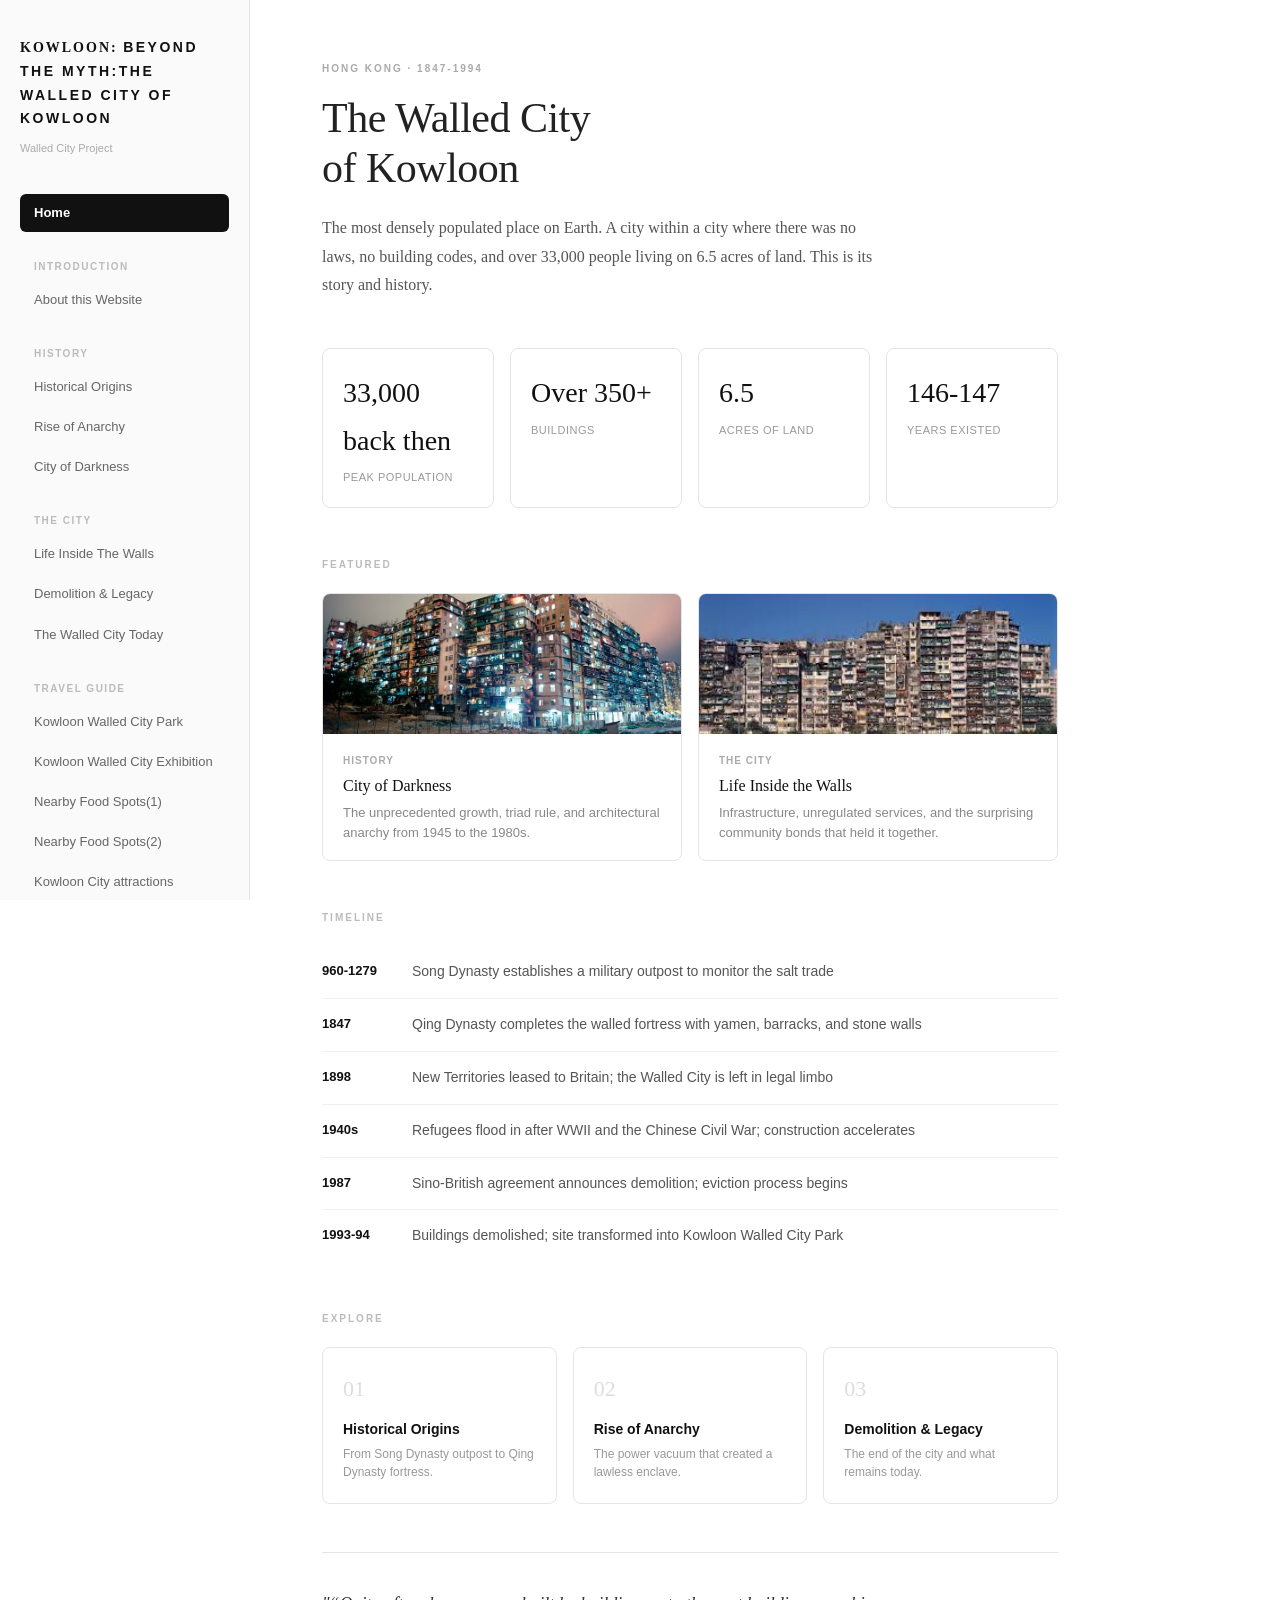
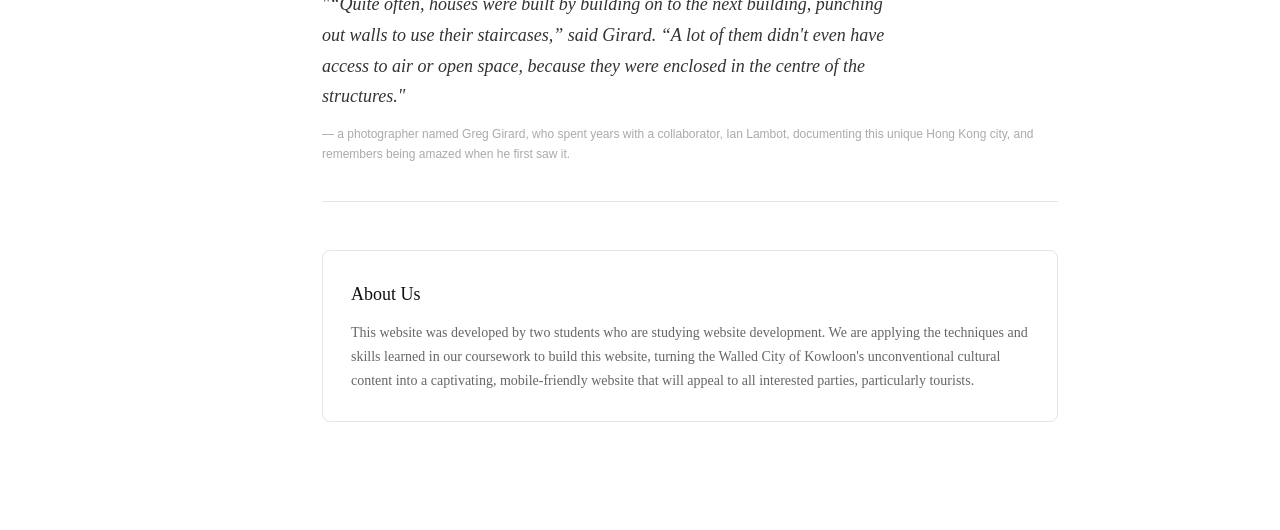
<file: index.html>
<!DOCTYPE html>
<html lang="en">

<head>
    <meta charset="UTF-8">
    <meta name="viewport" content="width=device-width, initial-scale=1.0">
    <title>Kowloon Walled City</title>
    <script src="idk.js" ></script>
    <link rel="stylesheet" href="style2.css" />

</head>

<!--https://emojidb.org/flower-emojis?utm_source=user_search--> <!--This is a link for the emojiss-->

<!--Im also thinkng about changing the fonts more instead of always using sans-serif...maybe Something Fancy for the Titles-->

<body>

    <!--Computer HEader--> <!--kinda confused here still so imma fix it soon-->
    <!--<div class="desktop-header">
        <span style="font-family:sans-serif; 
        font-size:14px; 
        font-weight:bold; 
        letter-spacing:2px; 
        text-transform:uppercase;">
        Kowloon
    </span>
        <button class="hamburger" onclick="toggleSide

REMOVED - the content was tranferred to 'About this website'
<a id="nav-why" onclick="showPage('Why')">Why Kowloon Walled City</a>

 
<!-(—)dont mind this, i just need this for the sentencws

    <!-Mobile header-->
    <div class="mobile-header">
        <span style="font-family:'Times New Roman', Times, serif; 
        font-size:14px; 
        font-weight:bold; 
        letter-spacing:2px; 
        text-transform:uppercase;">
            Kowloon
        </span>
        <button class="hamburger" onclick="toggleSidebar()">☰</button>
        <!--I used the Trigram For Heaven symbol for toggling the other pages.....yum-->

    </div>

    <!-- ttthe overlayy -->
    <div class="sidebar-overlay" id="overlay" onclick="toggleSidebar()"></div>

    <div class="layout">

        <!--sidebarssss-->

        <!--showpage helps with revealing the other pages-->

        <aside class="sidebar" id="sidebar">
            <div class="logo">
                <span style="font-family:'Times New Roman', Times, serif; 
        font-size:14px; 
        font-weight:bold; 
        letter-spacing:2px; 
        text-transform:uppercase;">
                    Kowloon:
                </span>Beyond the myth:The Walled City of Kowloon
            </div>

            <div class="subtitle">Walled City Project</div>

            <div class="nav-group">
                <nav>
                    <a class="active" id="nav-home" onclick="showPage('home')"><strong>Home</strong></a>
                </nav>
            </div>

            <div class="nav-group">
                <div class="nav-label" id="intro">Introduction</div>
                <nav>
                    <a id="nav-objective" onclick="showPage('objective')">About this Website</a>
                    <!--this one used to be Project Objective-->
                </nav>
            </div>

            <div class="nav-group">
                <div class="nav-label" id="history">History</div>
                <nav>
                    <a id="nav-origins" onclick="showPage('origins')">Historical Origins</a>
                    <a id="nav-anarchy" onclick="showPage('anarchy')">Rise of Anarchy</a>
                    <a id="nav-darkness" onclick="showPage('darkness')">City of Darkness</a>
                </nav>
            </div>

            <div class="nav-group">
                <div class="nav-label" id="thecity">The City</div>
                <nav>
                    <a id="nav-life" onclick="showPage('life')">Life Inside The Walls</a>
                    <a id="nav-demolition" onclick="showPage('demolition')">Demolition & Legacy</a>
                    <a id="nav-today" onclick="showPage('today')">The Walled City Today</a>
                </nav>
            </div>

            <div class="nav-group">
                <div class="nav-label" id="TG">Travel Guide</div>

                <nav>
                    <a href="./group_project/Kowloon-Park.html" id="park">Kowloon Walled City Park</a>
                    <a href="./group_project/Exhibition.html" id="Exhibition">Kowloon Walled City Exhibition</a>
                    <a href="./group_project/food.html" id="food">Nearby Food Spots(1)</a>
                    <a href="./group_project/food2.html" id="food2">Nearby Food Spots(2)</a>
                    <a href="./group_project/Kowloon City attractions.html" id="kwc_attraction">Kowloon City
                        attractions</a>
                    <a href="./group_project/Derivative Artworks.html" id="art">Derivative Artworks</a>
                </nav>

            </div>
            <div class="nav-group">
                <div class="nav-label" id="other">others</div>
                <nav>
                    <a href="./group_project/Contact Us.html" id="ContactUs">Contact Us</a>
                </nav>
            </div>

            <div class="footer-note">Kowloon Walled City<br>Hong Kong °❀*</div>
            <!--Added this symbol cause it looks cute/ can be changed if you want-->
        </aside>

        <!--THE MAIIIIIIIIN CONTENTOOO-->
        <!--also need to add more pictures soon to support the indo. visuals are important afterl all-->
        <div class="main">

            <!-- THis is where it begins~ the homepageee / i lowkey just copy pasted some of the info in the internet when researching some stuff-->
            <div class="page active" id="page-home">

                <div class="home-hero">
                    <div class="eyebrow">Hong Kong · 1847-1994</div>
                    <h1>The Walled City<br>of Kowloon</h1>


                    <p>The most densely populated place on Earth. A city within a city where there was no laws, no
                        building codes, and over 33,000 people living on 6.5 acres of land. This is its story and
                        history.</p>
                </div>

                <!--The numbers of people, buildings, land and years -->
                <div class="home-stats">
                    <div class="home-stat">
                        <div class="number">33,000 back then</div>
                        <div class="label">Peak Population</div>
                    </div>
                    <div class="home-stat">
                        <div class="number">Over 350+</div>
                        <div class="label">Buildings</div>
                    </div>
                    <div class="home-stat">
                        <div class="number">6.5</div>
                        <div class="label">acres of Land</div>
                    </div>
                    <div class="home-stat">
                        <div class="number">146-147</div>
                        <!--Settled	c. 1898 / Demolished	1993–1994    still kinda unsure about this part-->
                        <div class="label">Years Existed</div>
                    </div>
                </div>

                <!-- the Featured Cards -->
                <div class="home-section-title">Featured</div>
                <div class="home-cards">
                    <div class="home-card" onclick="showPage('darkness')">
                        <img src="Nice view of the city.png" alt="City at night">
                        <div class="card-body">
                            <div class="card-tag">History</div>
                            <div class="card-title">City of Darkness</div>
                            <div class="card-desc">The unprecedented growth, triad rule, and architectural anarchy from
                                1945 to the 1980s.</div>
                        </div>
                    </div>
                    <div class="home-card" onclick="showPage('life')">
                        <img src="Walled off i guess.png" alt="Building close-up">
                        <div class="card-body">
                            <div class="card-tag">The City</div>
                            <div class="card-title">Life Inside the Walls</div>
                            <div class="card-desc">Infrastructure, unregulated services, and the surprising community
                                bonds that held it together.</div>
                        </div>
                    </div>
                </div>

                <!--timeline/ history-->
                <div class="home-section-title">Timeline</div>
                <div class="home-timeline-mini">
                    <div class="tl-row">
                        <div class="tl-year">960-1279</div>
                        <div class="tl-text">Song Dynasty establishes a military outpost to monitor the salt trade</div>
                    </div>

                    <div class="tl-row">
                        <div class="tl-year">1847</div>
                        <div class="tl-text">Qing Dynasty completes the walled fortress with yamen, barracks, and stone
                            walls</div>
                    </div>

                    <div class="tl-row">
                        <div class="tl-year">1898</div>
                        <div class="tl-text">New Territories leased to Britain; the Walled City is left in legal limbo
                        </div>
                    </div>

                    <div class="tl-row">
                        <div class="tl-year">1940s</div>
                        <div class="tl-text">Refugees flood in after WWII and the Chinese Civil War; construction
                            accelerates</div>
                    </div>
                    <div class="tl-row">
                        <div class="tl-year">1987</div>
                        <div class="tl-text">Sino-British agreement announces demolition; eviction process begins</div>
                    </div>
                    <div class="tl-row">
                        <div class="tl-year">1993-94</div>
                        <div class="tl-text">Buildings demolished; site transformed into Kowloon Walled City Park</div>
                    </div>
                </div>




                <!--More infooos--> <!--still thinking if i should add images to it-->
                <div class="home-section-title">Explore</div>
                <div class="home-explore-grid">
                    <div class="home-explore-item" onclick="showPage('origins')">
                        <div class="explore-num">01</div>
                        <div class="explore-title">Historical Origins</div>
                        <div class="explore-desc">From Song Dynasty outpost to Qing Dynasty fortress.</div>
                    </div>
                    <div class="home-explore-item" onclick="showPage('anarchy')">
                        <div class="explore-num">02</div>
                        <div class="explore-title">Rise of Anarchy</div>
                        <div class="explore-desc">The power vacuum that created a lawless enclave.</div>
                    </div>
                    <div class="home-explore-item" onclick="showPage('demolition')">
                        <div class="explore-num">03</div>
                        <div class="explore-title">Demolition & Legacy</div>
                        <div class="explore-desc">The end of the city and what remains today.</div>
                    </div>
                </div>


                <!--quoting-->
                <div class="home-quote">
                    <blockquote>"“Quite often, houses were built by building on to the next building, punching out walls
                        to use their staircases,” said Girard. “A lot of them didn't even have access to air or open
                        space, because they were enclosed in the centre of the structures."</blockquote>
                    <div class="quote-attr">— a photographer named Greg Girard, who spent years with a collaborator, Ian
                        Lambot, documenting this unique Hong Kong city, and remembers being amazed when he first saw it.
                    </div>
                </div>

                <!--About this project/ ABOUT US :00-->
                <div class="home-card-full">
                    <div class="card-title">About Us</div>
                    <p>This website was developed by two students who are studying website development. We are applying
                        the techniques and skills learned in our coursework to build this website, turning the Walled
                        City of Kowloon's unconventional cultural content into a captivating, mobile-friendly website
                        that will appeal to all interested parties, particularly tourists.</p>
                </div>
            </div>


            <!--the intro, reassons-->
            <div class="page" id="page-objective">
                <h1>Project Objective</h1>

                <div class="highlight-box">
                    <p>This is a tourism website about the Kowloon Walled City. Within this site, visitors will learn
                        about its history, explore related artistic works, and discover nearby travel attractions in the
                        Kowloon area. Through this website, you will experience the unique charm of the Walled City and
                        be captivated by its enduring appeal.
                    </p>
                </div>

                <p>The Kowloon Walled City was one of the most extraordinary urban phenomena in modern history. Yet its
                    story remains fragmented, told through scattered photographs, academic papers, and word of mouth.
                    This project brings that narrative together in one place.</p>

                <h2>Why the Kowloon Walled City?</h2>

                <div class="highlight-box">
                    <p>Its existence is a myth to many outsiders. It was a place of legend, rumored to be a lawless den
                        of triads and unlicensed dentists. It was a city within a city, with its own rules, economy, and
                        social standards. The Walled Kowloon City is an example of a demolished site where life has
                        forgotten its customs.</p>
                </div>

                <h2>What This Site Will Cover</h2>
                <ul>
                    <li><strong>Historical Origins</strong> — From Song Dynasty outpost to Qing Dynasty fortress</li>
                    <li><strong>Rise of Anarchy</strong> — The power vacuum that created a lawless enclave</li>
                    <li><strong>City of Darkness</strong> — Unprecedented growth and triad rule (1945-1980s)</li>
                    <li><strong>Life Inside the Walls</strong> — Infrastructure, unregulated services, and community
                        bonds</li>
                    <li><strong>Demolition & Legacy</strong> — The end of the city and what remains</li>
                    <li><strong>The Walled City Today</strong> — Preserved relics, the park, and cultural significance
                    </li>
                </ul>



            </div>


            <div class="page" id="page-why">
                <h1>Why the Kowloon Walled City?</h1>

                <p>To the outside world, the Kowloon Walled City was a legend — a place of lawless myth and urban chaos.
                    But within its walls, it was something far more complex: a self-governing community with its own
                    rules, its own economy, and its own social standards.</p>

                <div class="highlight-box">
                    <p>The Walled City was a place where the conventional laws of society broke down, yet a different
                        kind of order emerged — one built not by governments, but by the people who lived there.</p>
                </div>

                <p>It was simultaneously a haven and a horror — a refuge for those who had nowhere else to go, and a
                    haven for those who operated outside the law. It thrived without police, without building codes,
                    without any central authority. And yet, it functioned.</p>

                <p>Today, the site is a public park. The buildings are gone, the residents relocated, the chaos
                    silenced. What remains is an abandoned space that has lost the customs and culture that once defined
                    it — a place that lives on only in memory and photographs.</p>

                <p>This project asks: <strong>What can we learn from a place that shouldn't have worked, but
                        did?</strong></p>
            </div>




            <!--more historyyyy-->
            <div class="page" id="page-origins">
                <h1>Historical Origins</h1>
                <p style="font-family:sans-serif; 
                font-size:12px; 
                color:#999; 
                letter-spacing:1px; 
                text-transform:uppercase; 
                margin-bottom:8px;">The Beginning of a dystopian City
                </p>

                <p>The story of the Kowloon Walled City begins long before the anarchy it became famous for. </p>

                <div class="photo">
                    <img src="history old photo.jpg" alt="history photo">
                    <div class="caption">Kowloon Walled City, a fascinating area in Hong Kong, shows us the interesting
                        twists of history, migration, and city life. This crowded settlement was special because it was
                        a part of China right in the middle of the British colony. Its story is one of survival, chaos,
                        and major transformation.</div>
                </div>

                <p>Its roots trace back nearly a thousand years, to a time when the area served as a modest military
                    outpost under the Song Dynasty.</p>

                <h2>Song Dynasty: Monitoring the Salt Trade</h2>
                <p>During the Song Dynasty (960-1279), a military outpost was established in the Kowloon area to monitor
                    and regulate the lucrative salt trade. The site's strategic position near the coast made it an ideal
                    sentry point against pirates and smugglers.</p>

                <h2>Qing Dynasty: The Fortress Walls</h2>
                <p>In the mid-19th century, the Qing government recognized the need for a stronger defensive presence.
                    Construction of a proper walled fortress began, and the Kowloon Walled City was completed in 1847.
                    The fortified structure included a yamen (government office), barracks, and thick stone walls
                    designed to repel invasion.</p>
                <p>However, the fortress was soon tested by internal conflict. Rebellions in the region damaged parts of
                    the structure, and the Qing government's ability to maintain it steadily weakened.</p>

                <h2>1898: The Treaty That Changed Everything</h2>
                <p>The turning point came with the Convention for the Extension of Hong Kong Territory in 1898, which
                    leased the New Territories to Britain for 99 years. The Walled City was initially excluded from the
                    lease — it remained under Chinese jurisdiction. But when British forces moved in, the Chinese
                    officials abandoned the fort, leaving it in a legal grey zone that would persist for nearly a
                    century.</p>

                <div class="timeline">
                    <div class="timeline-item">
                        <div class="year">Song Dynasty (960-1279)</div>
                        <div class="desc">Military outpost established to monitor the salt trade</div>
                    </div>
                    <div class="timeline-item">
                        <div class="year">1847</div>
                        <div class="desc">Qing Dynasty completed the walled fortress</div>
                    </div>
                    <div class="timeline-item">
                        <div class="year">1898</div>
                        <div class="desc">New Territories that was leased to Britain; Walled City left in legal limbo
                        </div>
                    </div>
                </div>

                <!-- <div class="share-btn">
                    <button type="button" class="btn share-icon" id="copy-link">share</button>
                </div> -->


            </div>




            <!--THe risse to anarchy-->
            <div class="page" id="page-anarchy">
                <h1>Rise of Anarchy</h1>
                <p style="font-family:sans-serif; 
                font-size:12px; 
                color:#a6a6a6; 
                letter-spacing:1px; 
                text-transform:uppercase; 
                margin-bottom:8px;">A Lawless Blackhole of Vice</p>

                <p>The transformation of the Walled City from a military fort into a lawless enclave was not sudden — it
                    was the result of decades of political abandonment and neglect.</p>

                <div class="photo">
                    <img src="Aerial view.png" alt="Aerial view of Kowloon Walled City">
                    <div class="caption">Aerial views showing the dense Walled City surrounded by modern Kowloon — a
                        world within a world.</div>
                </div>

                <h2>British Occupation and Retreat</h2>
                <p>After the 1898 treaty, the British initially asserted control over the Walled City but soon found it
                    more trouble than it was worth. The Chinese government still claimed sovereignty, while the British
                    had little interest in governing the small, dilapidated site. By the early 20th century, both sides
                    had effectively walked away.</p>

                <h2>The Power Vacuum</h2>
                <p>With no government willing to take responsibility, the Walled City became a true no-man's-land. No
                    police patrolled its streets. No building codes regulated its construction. No health inspectors
                    checked its factories. Into this vacuum stepped those who thrived in the absence of authority —
                    triads, gamblers, drug operators, and anyone else who preferred to live beyond the reach of the law.
                </p>

                <h2>World War II</h2>
                <p>The Japanese occupation of Hong Kong during World War II further accelerated the Walled City's
                    decline. The occupying forces dismantled parts of the original stone walls for building materials,
                    erasing the last physical remnants of its military heritage. By the end of the war, the Walled City
                    was an open, undefended space — ripe for the chaos that would follow.</p>

                <!-- <div class="share-btn">
                    <button type="button" class="btn share-icon" id="copy-link">share</button>
                </div> -->
            </div>

            <!--CITY OF DARKNESS...bleh -->
            <div class="page" id="page-darkness">
                <h1>City of Darkness</h1>

                <div class="photo">
                    <img src="rundown buildings.jpg" alt="rundown">
                    <div class="caption">'The economy ran sort of on it's own. They had bakeries, barber shops, noodle
                        houses, tea houses, craftsmen, limited use doctors (like non licensed dentists, and traditional
                        medicine), etc. Basically anything you'd find in a city, just crammed into this tiny little area
                        of buildings.' - jgopp, a User in Reddit who has visited the site</div>
                </div>

                <p
                    style="font-family:'Times New Roman', Times, serif; font-size:20px; color:#000000; letter-spacing: spacing 2px;; text-transform:uppercase; margin: bottom 10px;;">
                    Unprecedented Growth (1945-1980s)</p>

                <p>In the decades following World War II, the Walled City underwent a transformation unlike anything the
                    world had seen before. What had been a modest squatter settlement exploded into a towering,
                    self-built megastructure.</p>

                <h2>Refugee Influx</h2>
                <p>After the Chinese Civil War and the establishment of the People's Republic of China in 1949, waves of
                    refugees flooded into Hong Kong. Many found their way to the Walled City, drawn by the absence of
                    rent controls, building regulations, and immigration enforcement. The population swelled from a few
                    hundred to tens of thousands in a matter of years.</p>

                <h2>Triad Rule</h2>
                <p>With the population boom came organized crime. Triad societies — particularly the 14K and Sun Yee On
                    — established firm control over the Walled City. They ran gambling dens, opium dens, and vice
                    operations from the upper floors, while residents on the lower levels tried to live normal lives
                    below. The triads became the de facto authority: they resolved disputes, collected "rent," and
                    maintained a rough order that served their interests.</p>

                <h2>Architectural Anarchy</h2>
                <p>With no building codes to follow, residents built upward with reckless abandon. Structures rose to 14
                    stories or more, connected by a chaotic network of staircases, rooftops, and narrow alleyways.
                    Buildings were constructed inches apart, blocking out sunlight to the lower levels. Electrical
                    wiring and water pipes formed a tangled web on every exterior wall. It was architecture without
                    architects — and it was terrifying, beautiful, and entirely unique.</p>

                <!-- <div class="share-btn">
                    <button type="button" class="btn share-icon" id="copy-link">share</button>
                </div> -->
            </div>





            <!--life inside the walls -->
            <div class="page" id="page-life">
                <h1>Life Inside the Walls</h1>

                <div class="photo">
                    <img src="life.jpg" alt="life">
                    <div class="caption">'The economy ran sort of on it's own. They had bakeries, barber shops, noodle
                        houses, tea houses, craftsmen, limited use doctors (like non licensed dentists, and traditional
                        medicine), etc. Basically anything you'd find in a city, just crammed into this tiny little area
                        of buildings.' - jgopp, a User in Reddit who has visited the site</div>
                </div>

                <p>Despite its fearsome reputation, the reality of daily life inside the Walled City was more nuanced
                    than the headlines suggested. Yes, there was crime and squalor — but there were also schools,
                    temples, post offices, and a strong sense of community.</p>

                <h2>Infrastructure</h2>
                <p>The Walled City had only eight official municipal water taps serving tens of thousands of residents.
                    Water was rationed and carried by bucket to upper floors. Electricity was siphoned from the
                    surrounding city grid through illegal connections — a web of wires that hung like vines from every
                    surface. Despite this, residents had refrigerators, televisions, and even air conditioners.</p>

                <h2>Unregulated Services</h2>
                <p>The Walled City was home to a thriving informal economy. Unlicensed dentists offered cheap dental
                    work in small clinics — many trained in mainland China but unrecognized in Hong Kong. Food factories
                    produced noodles, fish balls, and other goods that were sold outside the walls. Garment workshops
                    churned out clothing. None of these businesses had permits, but they were essential to the local
                    economy.</p>

                <h2>Community and Social Bonds</h2>
                <p>Perhaps the most surprising aspect of the Walled City was its community. Residents looked out for
                    each other. Children played on rooftops while elders chatted in narrow alleyways. Informal mutual
                    aid networks developed — neighbors helped neighbors with childcare, repairs, and mediation. In the
                    absence of government, the people of the Walled City built their own society from the ground up.</p>

                <!-- <div class="share-btn">
                    <button type="button" class="btn share-icon" id="copy-link">share</button>
                </div> -->
            </div>

            <!--when it got destroyed and its legacy-->
            <div class="page" id="page-demolition">
                <h1>Demolition & Legacy</h1>

                <div class="photo">
                    <img src="ruined.jpg" alt="ruined">
                    <div class="caption">The Sino-British Joint Declaration in 1984 laid the groundwork for the city's
                        demolition. The mutual decision by the two governments to tear down the walled city was
                        announced on 14 January 1987.</div>
                </div>

                <p>The end of the Walled City came not with a bang, but with a long, slow process of negotiation,
                    eviction, and finally, demolition.</p>

                <h2>The Sino-British Joint Declaration</h2>
                <p>In 1984, the Sino-British Joint Declaration set the stage for Hong Kong's return to Chinese
                    sovereignty in 1997. With the political future settled, both governments finally found common ground
                    on the Walled City's fate. In 1987, they announced that the site would be cleared and transformed
                    into a public park.</p>

                <h2>Eviction and Demolition</h2>
                <p>The eviction process was prolonged and emotional. Over 33,000 residents were displaced between 1987
                    and 1992. Many had lived in the Walled City their entire lives. Some resisted; others accepted
                    government compensation and resettlement packages. By 1993, the last residents were gone, and
                    demolition began. The buildings — decades of informal architecture — were reduced to rubble in a
                    matter of months.</p>

                <div class="highlight-box">
                    <p>Demolished in 1993-1994, the Walled City left behind not just physical rubble, but a cultural
                        legacy that continues to fascinate architects, filmmakers, writers, and urbanists around the
                        world.</p>
                </div>

                <!-- <div class="share-btn">
                    <button type="button" class="btn share-icon" id="copy-link">share</button>
                </div> -->
            </div>

            <!--THe walled city today or now-->
            <div class="page" id="page-today">
                <h1>The Walled City Today</h1>

                <div class="photo">
                    <img src="kowloon walled city exhinition.jpg" alt="exhibition">

                    <p>Where the Walled City once stood, there is now a peaceful park. But echoes of the past remain...
                        in preserved relics, in the layout of the grounds, and in the cultural memory of a place unlike
                        any other.</p>

                    <!--i might add more photos like here for example/ and yes the stuff here was kinda copy pasted from the internet cause we're runnning out of time TOT-->

                    <h2>Preserved Relics and Artifacts</h2>
                    <p>Several artifacts from the original Walled City have been preserved within the park grounds.
                        These include stone fragments, old signage, and foundations that mark where buildings once
                        stood. They serve as quiet reminders of the dense, chaotic community that existed here.</p>

                    <h2>The Yamen Building</h2>
                    <p>The most significant surviving structure is the Yamen — the old Qing Dynasty government office
                        that predated the Walled City's anarchic era. Restored and preserved, it now stands as the
                        park's centerpiece, a physical link to the site's military origins.</p>

                    <h2>The South Gate</h2>
                    <p>Excavations during the park's construction uncovered the foundations of the original South Gate —
                        the stone entrance to the Qing fortress. These remains have been preserved in situ and are
                        visible to visitors today.</p>

                    <h2>Cultural Icon</h2>
                    <p>Beyond the physical site, the Walled City lives on as a cultural icon. It has inspired countless
                        films, books, video games, and architectural studies. Its image — the impossibly dense, towering
                        blocks connected by a web of pipes and wires — has become a visual shorthand for urban dystopia
                        and the resilience of community.</p>

                    <div class="two-col">
                        <div class="col-box">
                            <h3>Culture Significance</h3>
                            <p>The Walled City represents a unique chapter in urban history — a self-built,
                                self-governing community that operated entirely outside conventional structures of
                                power. Its legacy challenges our assumptions about what a city needs to function.</p>
                        </div>
                        <div class="col-box">
                            <h3>Tourist Potential</h3>
                            <p>The Kowloon Walled City Park attracts visitors from around the world. Interpretive signs,
                                preserved relics, and the restored Yamen offer a tangible connection to the past —
                                making the site both a memorial and a destination.</p>
                        </div>
                    </div>

                    <!-- <div class="share-btn">
                        <button type="button" class="btn share-icon" id="copy-link">share</button>
                    </div> -->
                </div>

            </div>
        </div>

</body>

</html>
</file>
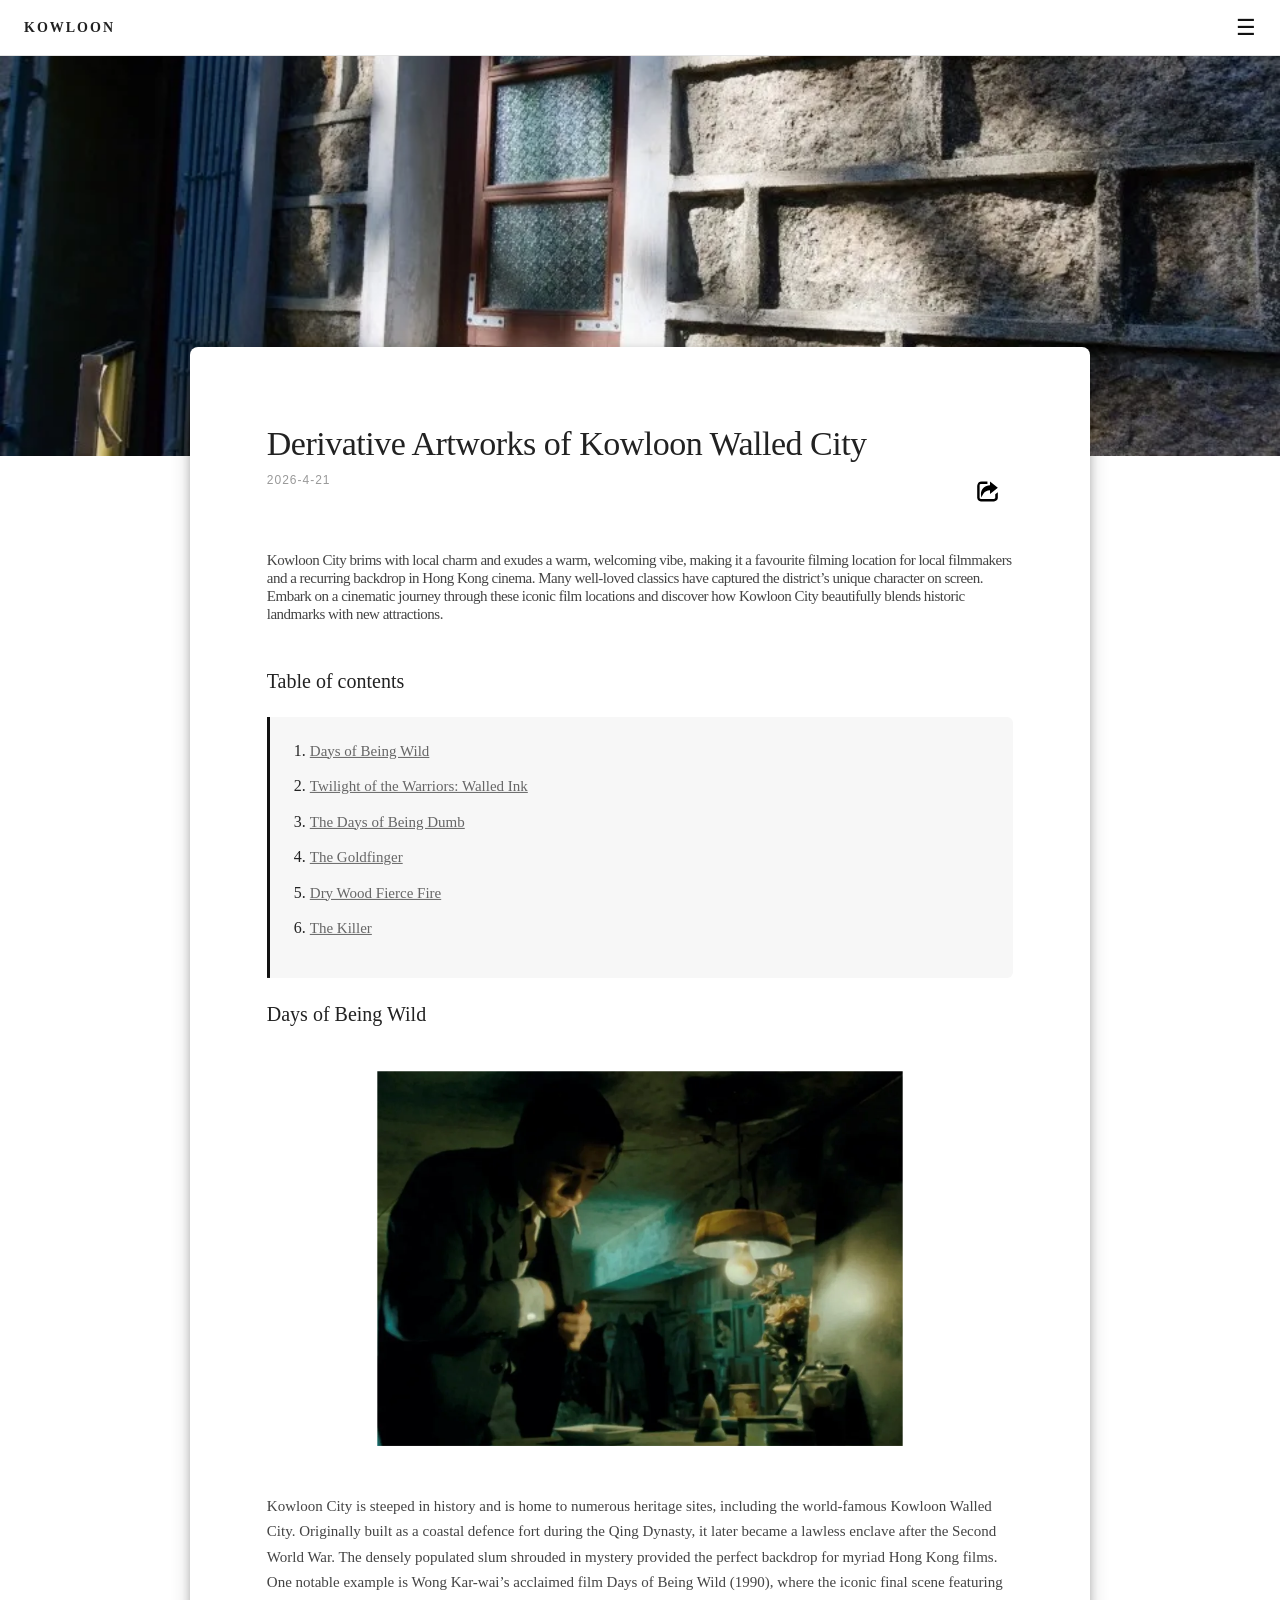
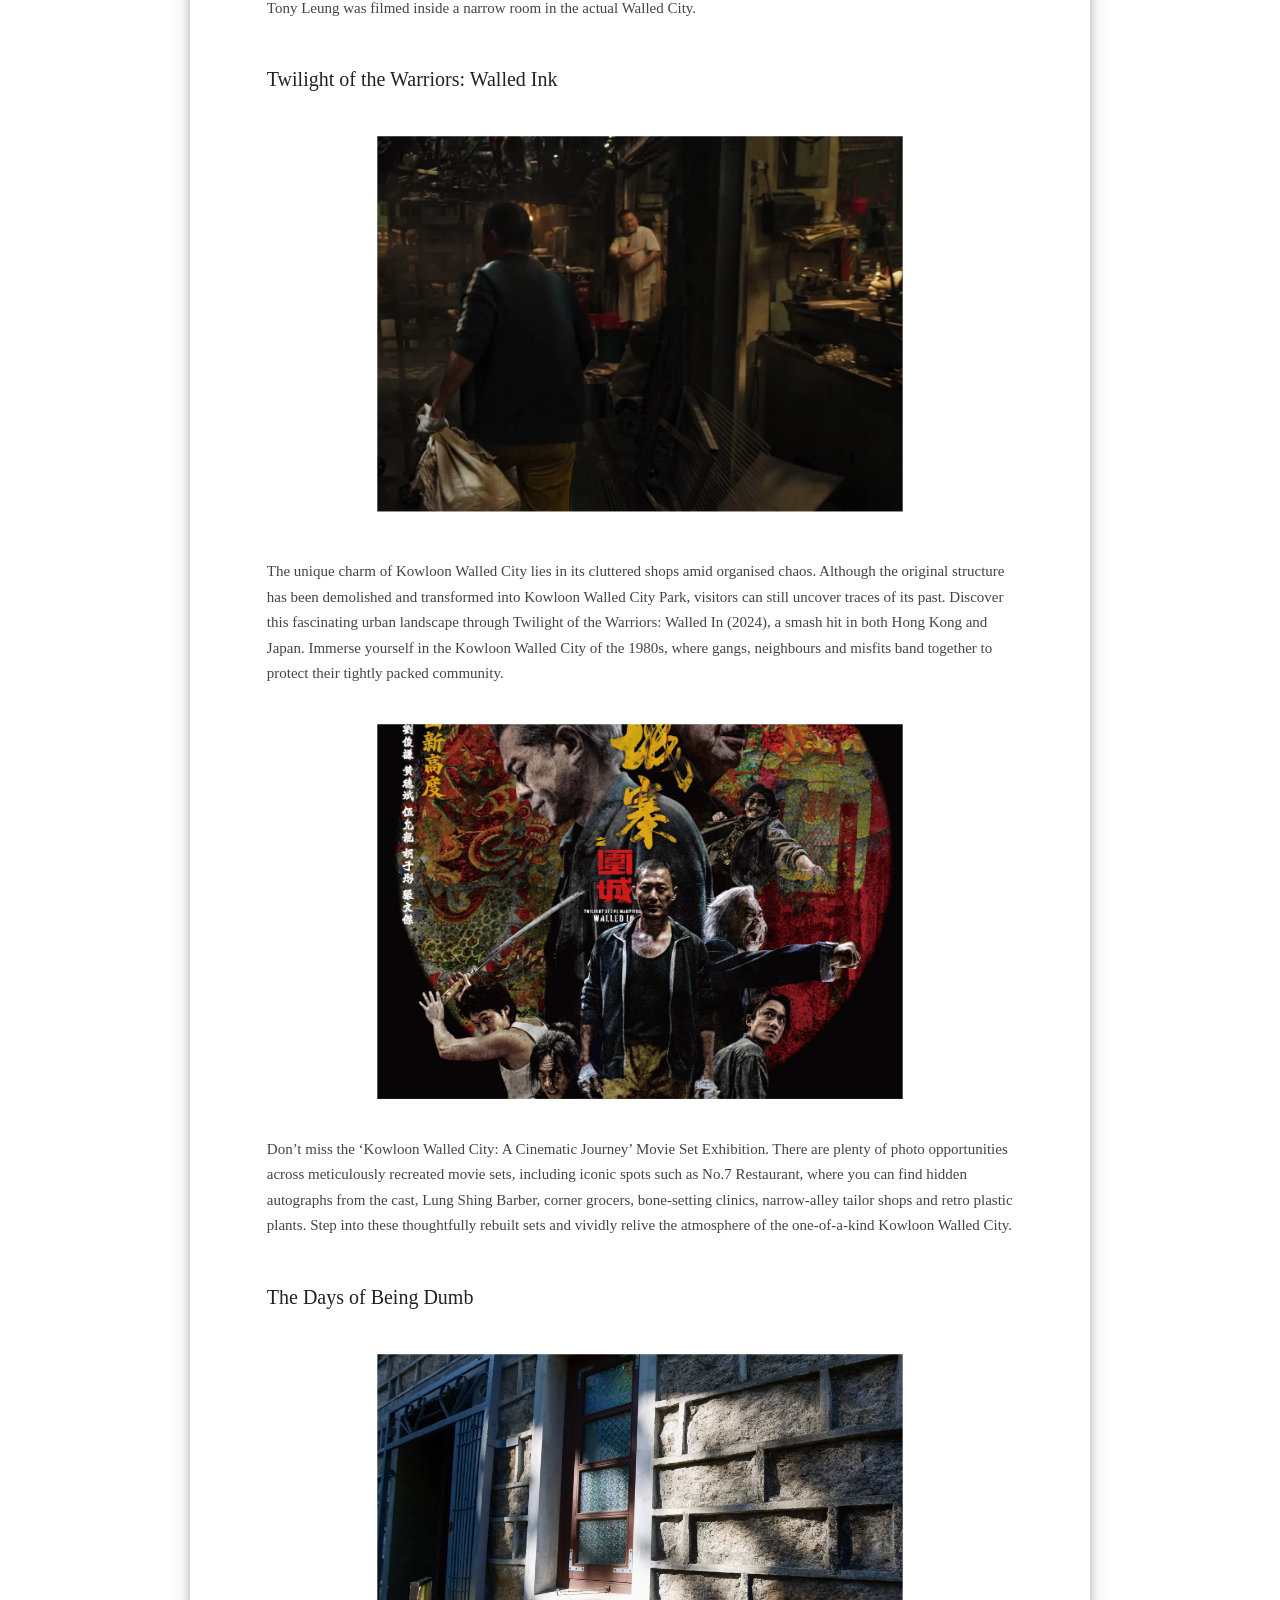
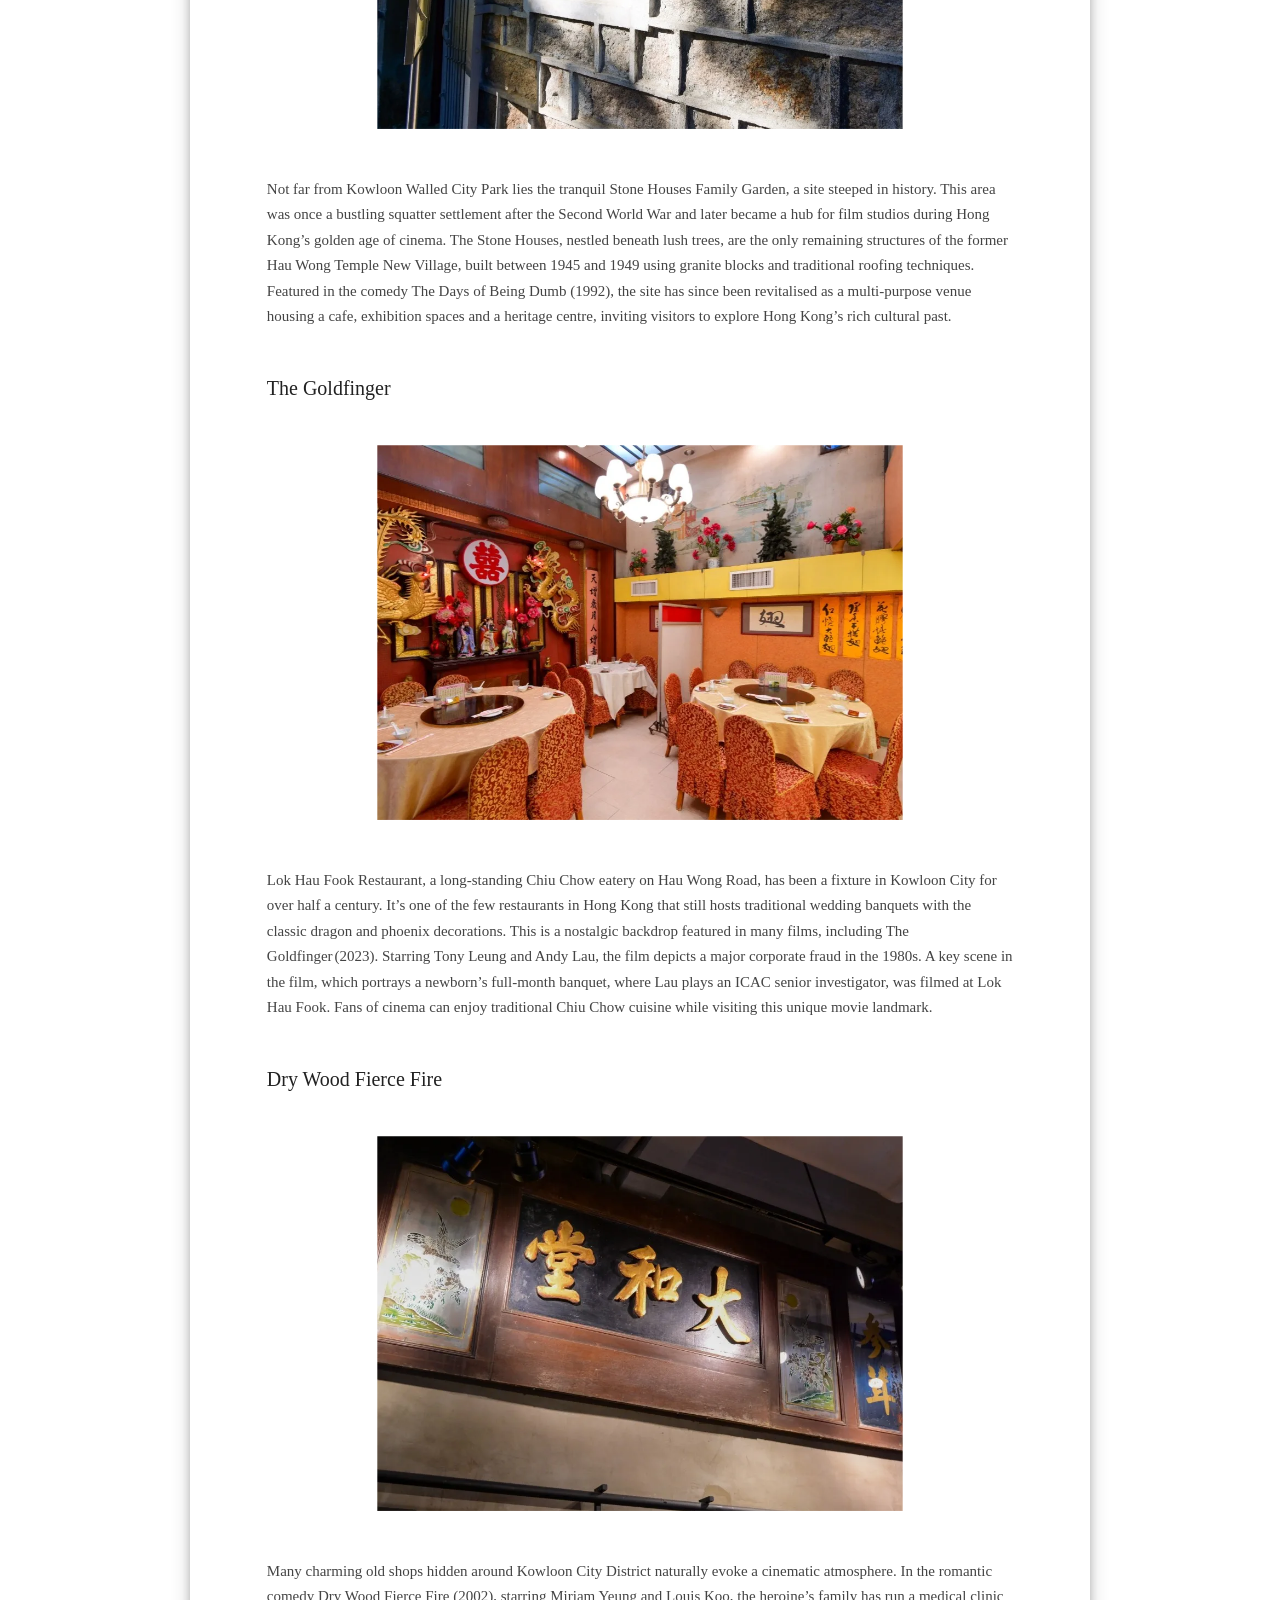
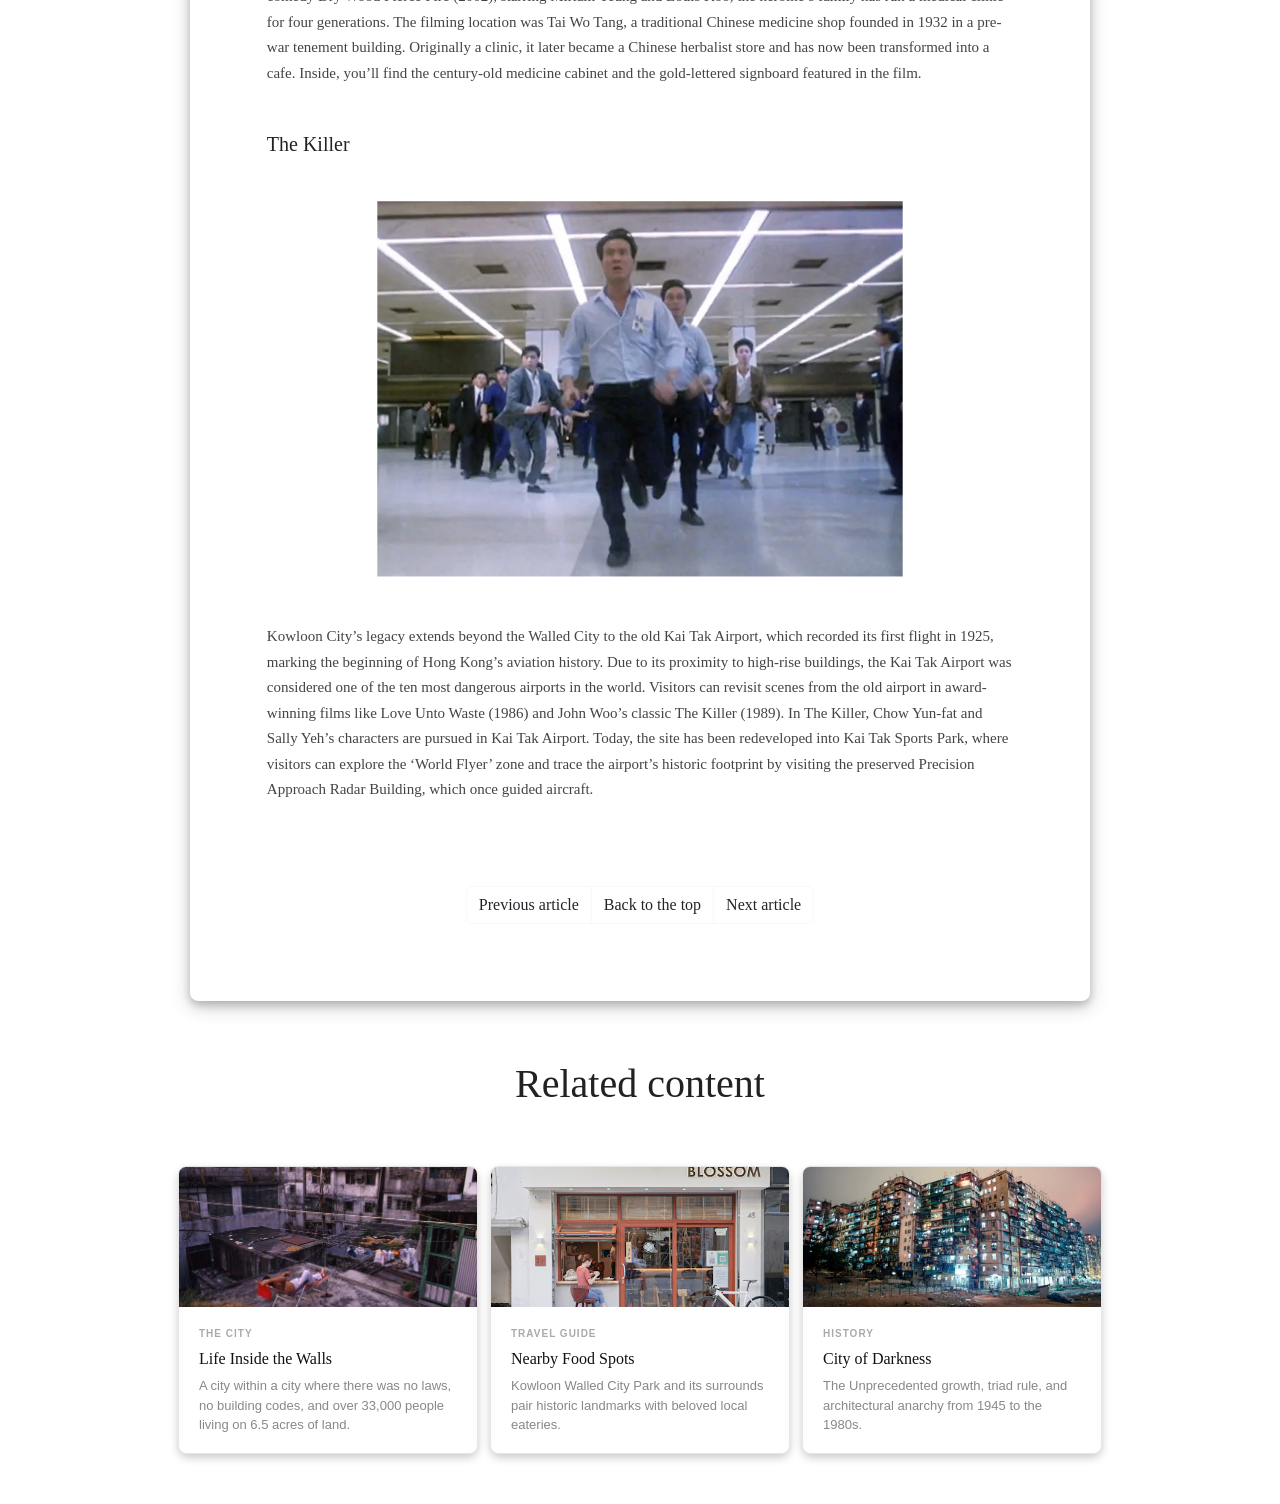
<file: group_project/Derivative Artworks.html>
<!DOCTYPE html>
<html lang="en">

<head>
    <meta charset="UTF-8">
    <meta name="viewport" content="width=device-width, initial-scale=1.0">
    <title>kwcity</title>
    <link href="https://cdn.jsdelivr.net/npm/bootstrap@5.3.3/dist/css/bootstrap.min.css" rel="stylesheet">
    <!-- My own CSS style, put all your customize CSS inside -->

    <link href="./css/article.css" rel="stylesheet" type="text/css">
    <script src="https://cdn.jsdelivr.net/npm/bootstrap@5.3.3/dist/js/bootstrap.bundle.min.js"></script>
    <script type="module" src="jojo.js"></script>


</head>


<body>

    <div class="container-fluid no_padding page" id="Park">


        <div class="header" id="header">

            <span style="font-family:'Times New Roman', Times, serif; 
        font-size:14px; 
        font-weight:bold; 
        letter-spacing:2px; 
        text-transform:uppercase;">
                Kowloon
            </span>


            <!-- Offcanvas Sidebar -->
            <div class="offcanvas offcanvas-start" id="demo">
                <div class="offcanvas-header">
                    <h1 class="offcanvas-title">
                        <span style="font-family:'Times New Roman', Times, serif; 
                            font-size:14px; 
                            font-weight:bold; 
                            letter-spacing:2px; 
                            text-transform:uppercase;">
                            Kowloon:
                        </span>
                        Beyond the myth:The Walled City of Kowloon
                    </h1>
                    <div class="subtitle">Walled City Project</div>
                    <button type="button" class="btn-close text-reset" data-bs-dismiss="offcanvas"></button>
                </div>

                <div class="offcanvas-body">
                    <a href="../index">Home</a>
                </div>

                <div class="offcanvas-body">
                    <p>Introduction</p>
                    <a href="../index#page-objective">About this Website</a>
                </div>

                <div class="offcanvas-body">
                    <p>history</p>

                    <a href="../index#page-origins">Historical Origins</a>
                    <a href="../index#page-anarchy">Rise of Anarchy</a>
                    <a href="../index#page-darkness">City of Darkness</a>
                </div>

                <div class="offcanvas-body">
                    <p>The City</p>

                    <a href="../index#page-life">Life Inside The Walls</a>
                    <a href="../index#page-demolition">Demolition & Legacy</a>
                    <a href="../index#page-today">The Walled City Today</a>
                </div>

                <div class="offcanvas-body">
                    <p>Travel Guide</p>

                    <a href="./Kowloon-Park.html">Kowloon Walled City Park</a>
                    <a href="./Exhibition.html">Kowloon Walled City Exhibition</a>
                    <a href="./food.html">Nearby Food Spots(1)</a>
                    <a href="./food2.html">Nearby Food Spots(2)</a>
                    <a href="./Kowloon City attractions.html">Kowloon City attractions</a>
                    <a href="./Derivative Artworks.html">Derivative Artworks</a>

                </div>

                <div class="offcanvas-body">
                    <p>others</p>

                    <a href="./Contact Us.html">Contact Us</a>
                </div>


                <div class="footer-note">Kowloon Walled City<br>Hong Kong °❀*</div>

            </div>




            <!-- Button to open the offcanvas sidebar -->
            <button class="btn " type="button" data-bs-toggle="offcanvas" data-bs-target="#demo">
                ☰
            </button>

        </div>




        <div class="container-fluid no_padding">
            <img src="./img/6-3.webp" alt="photo" class="top-photo" id="top">

        </div>

        <div class="container article">



            <h1>Derivative Artworks of Kowloon Walled City<h1>

                    <div class="after-h1">

                        2026-4-21
                        <button type="button" class="btn share-icon" id="copy-link"><img
                                src="./img/share-icon.svg"></button>
                    </div>

                    <p>
                        Kowloon City brims with local charm and exudes a warm, welcoming vibe, making it a favourite
                        filming
                        location for local filmmakers and a recurring backdrop in Hong Kong cinema. Many well-loved
                        classics
                        have captured the district’s unique character on screen. Embark on a cinematic journey through
                        these
                        iconic film locations and discover how Kowloon City beautifully blends historic landmarks with
                        new
                        attractions.
                    </p>

                    <h5>Table of contents</h5>
                    <div class="highlight-box">
                        <dl>

                            <dd>1. <a href="#no.1">Days of Being Wild</a>
                            </dd>
                            <dd>
                                2. <a href="#no.2">Twilight of the Warriors: Walled Ink</a>
                            </dd>
                            <dd>
                                3. <a href="#no.3">The Days of Being Dumb</a>
                            </dd>

                            <dd>
                                4. <a href="#no.4">The Goldfinger</a>
                            </dd>
                            <dd>
                                5. <a href="#no.5">Dry Wood Fierce Fire</a>
                            </dd>
                            <dd>
                                6. <a href="#no.6">The Killer</a>
                            </dd>

                        </dl>
                    </div>


                    <h5 id="no.1">Days of Being Wild </h5>
                    <img src="./img/6-1.webp">
                    <p>
                        Kowloon City is steeped in history and is home to numerous heritage sites, including the
                        world-famous Kowloon Walled City. Originally built as a coastal defence fort during the Qing
                        Dynasty, it later became a lawless enclave after the Second World War. The densely populated
                        slum shrouded in mystery provided the perfect backdrop for myriad Hong Kong films. One notable
                        example is Wong Kar-wai’s acclaimed film Days of Being Wild (1990), where the iconic final scene
                        featuring Tony Leung was filmed inside a narrow room in the actual Walled City.


                    </p>

                    
                    <h5 id="no.2">Twilight of the Warriors: Walled Ink</h5>
                    <img src="./img/6-2.webp">

                    <p>
                        The unique charm of Kowloon Walled City lies in its cluttered shops amid organised chaos.
                        Although the original structure has been demolished and transformed into Kowloon Walled City
                        Park, visitors can still uncover traces of its past. Discover this fascinating urban landscape
                        through Twilight of the Warriors: Walled In (2024), a smash hit in both Hong Kong and Japan.
                        Immerse yourself in the Kowloon Walled City of the 1980s, where gangs, neighbours and misfits
                        band together to protect their tightly packed community.<br>
                        <img src="./img/2-1.jpg">
                        Don’t miss the ‘Kowloon Walled City: A Cinematic Journey’ Movie Set Exhibition. There are plenty
                        of photo opportunities across meticulously recreated movie sets, including iconic spots such as
                        No.7 Restaurant, where you can find hidden autographs from the cast, Lung Shing Barber, corner
                        grocers, bone-setting clinics, narrow-alley tailor shops and retro plastic plants. Step into
                        these thoughtfully rebuilt sets and vividly relive the atmosphere of the one-of-a-kind Kowloon
                        Walled City.
                    </p>
                    

                    <h5 id="no.3">The Days of Being Dumb</h5>
                    <img src="./img/6-3.webp">

                    <p>
                        Not far from Kowloon Walled City Park lies the tranquil Stone Houses Family Garden, a site
                        steeped in history. This area was once a bustling squatter settlement after the Second World War
                        and later became a hub for film studios during Hong Kong’s golden age of cinema. The Stone
                        Houses, nestled beneath lush trees, are the only remaining structures of the former Hau Wong
                        Temple New Village, built between 1945 and 1949 using granite blocks and traditional roofing
                        techniques. Featured in the comedy The Days of Being Dumb (1992), the site has since been
                        revitalised as a multi-purpose venue housing a cafe, exhibition spaces and a heritage centre,
                        inviting visitors to explore Hong Kong’s rich cultural past.

                    </p>
                    


                    <h5 id="no.4">The Goldfinger</h5>
                    <img src="./img/6-4.webp">
                    <p>
                        Lok Hau Fook Restaurant, a long-standing Chiu Chow eatery on Hau Wong Road, has been a fixture
                        in Kowloon City for over half a century. It’s one of the few restaurants in Hong Kong that still
                        hosts traditional wedding banquets with the classic dragon and phoenix decorations. This is a
                        nostalgic backdrop featured in many films, including The Goldfinger (2023). Starring Tony Leung
                        and Andy Lau, the film depicts a major corporate fraud in the 1980s. A key scene in the film,
                        which portrays a newborn’s full-month banquet, where Lau plays an ICAC senior investigator, was
                        filmed at Lok Hau Fook. Fans of cinema can enjoy traditional Chiu Chow cuisine while visiting
                        this unique movie landmark.
                    </p>
                   


                    <h5 id="no.5">Dry Wood Fierce Fire</h5>
                    <img src="./img/6-5.webp">
                    <p>
                        Many charming old shops hidden around Kowloon City District naturally evoke a cinematic
                        atmosphere. In the romantic comedy Dry Wood Fierce Fire (2002), starring Miriam Yeung and Louis
                        Koo, the heroine’s family has run a medical clinic for four generations. The filming location
                        was Tai Wo Tang, a traditional Chinese medicine shop founded in 1932 in a pre-war tenement
                        building. Originally a clinic, it later became a Chinese herbalist store and has now been
                        transformed into a cafe. Inside, you’ll find the century-old medicine cabinet and the
                        gold-lettered signboard featured in the film.
                    </p>
                    


                    <h5 id="no.6">The Killer</h5>
                    <img src="./img/6-6.webp">
                    <p>
                        Kowloon City’s legacy extends beyond the Walled City to the old Kai Tak Airport, which recorded
                        its first flight in 1925, marking the beginning of Hong Kong’s aviation history. Due to its
                        proximity to high-rise buildings, the Kai Tak Airport was considered one of the ten most
                        dangerous airports in the world. Visitors can revisit scenes from the old airport in
                        award-winning films like Love Unto Waste (1986) and John Woo’s classic The Killer (1989). In The
                        Killer, Chow Yun-fat and Sally Yeh’s characters are pursued in Kai Tak Airport. Today, the site
                        has been redeveloped into Kai Tak Sports Park, where visitors can explore the ‘World Flyer’ zone
                        and trace the airport’s historic footprint by visiting the preserved Precision Approach Radar
                        Building, which once guided aircraft.
                    </p>
                    


                    <div class="btn-group">
                        <a class="btn btn-outline-light text-dark" href="./Kowloon City attractions.html"> Previous
                            article </a>
                        <a class="btn btn-outline-light text-dark" href="#top"> Back to the top</a>
                        <a class="btn btn-outline-light text-dark" href="./Kowloon-Park.html"> Next article</a>
                    </div>


        </div>

        <div class="container Related-content">
            <h1>Related content</h1>

            <div class="Gallery">

                <a href="../index#page-life" class="card-link">
                    <div class="home-card">
                        <img src="../life.jpg" alt="City at night">
                        <div class="card-body">
                            <div class="card-tag">The city</div>
                            <div class="card-title">Life Inside the Walls</div>
                            <div class="card-desc">A city within a city where there was no laws, no building codes, and
                                over 33,000 people living on 6.5 acres of land.</div>
                        </div>
                    </div>
                </a>

                <a href="./food.html" class="card-link">
                    <div class="home-card">
                        <img src="./img/3-2.jpg" alt="City at night">
                        <div class="card-body">
                            <div class="card-tag">Travel Guide</div>
                            <div class="card-title">Nearby Food Spots</div>
                            <div class="card-desc">Kowloon Walled City Park and its surrounds pair historic landmarks
                                with beloved local eateries.</div>
                        </div>
                    </div>
                </a>

                <a href="../index#page-darkness" class="card-link">
                    <div class="home-card">
                        <img src="../Nice view of the city.png" alt="City at night">
                        <div class="card-body">
                            <div class="card-tag">History</div>
                            <div class="card-title">City of Darkness</div>
                            <div class="card-desc">The Unprecedented growth, triad rule, and architectural anarchy from
                                1945 to the 1980s.</div>
                        </div>
                    </div>
                </a>



            </div>
        </div>




    </div>
</body>
</file>
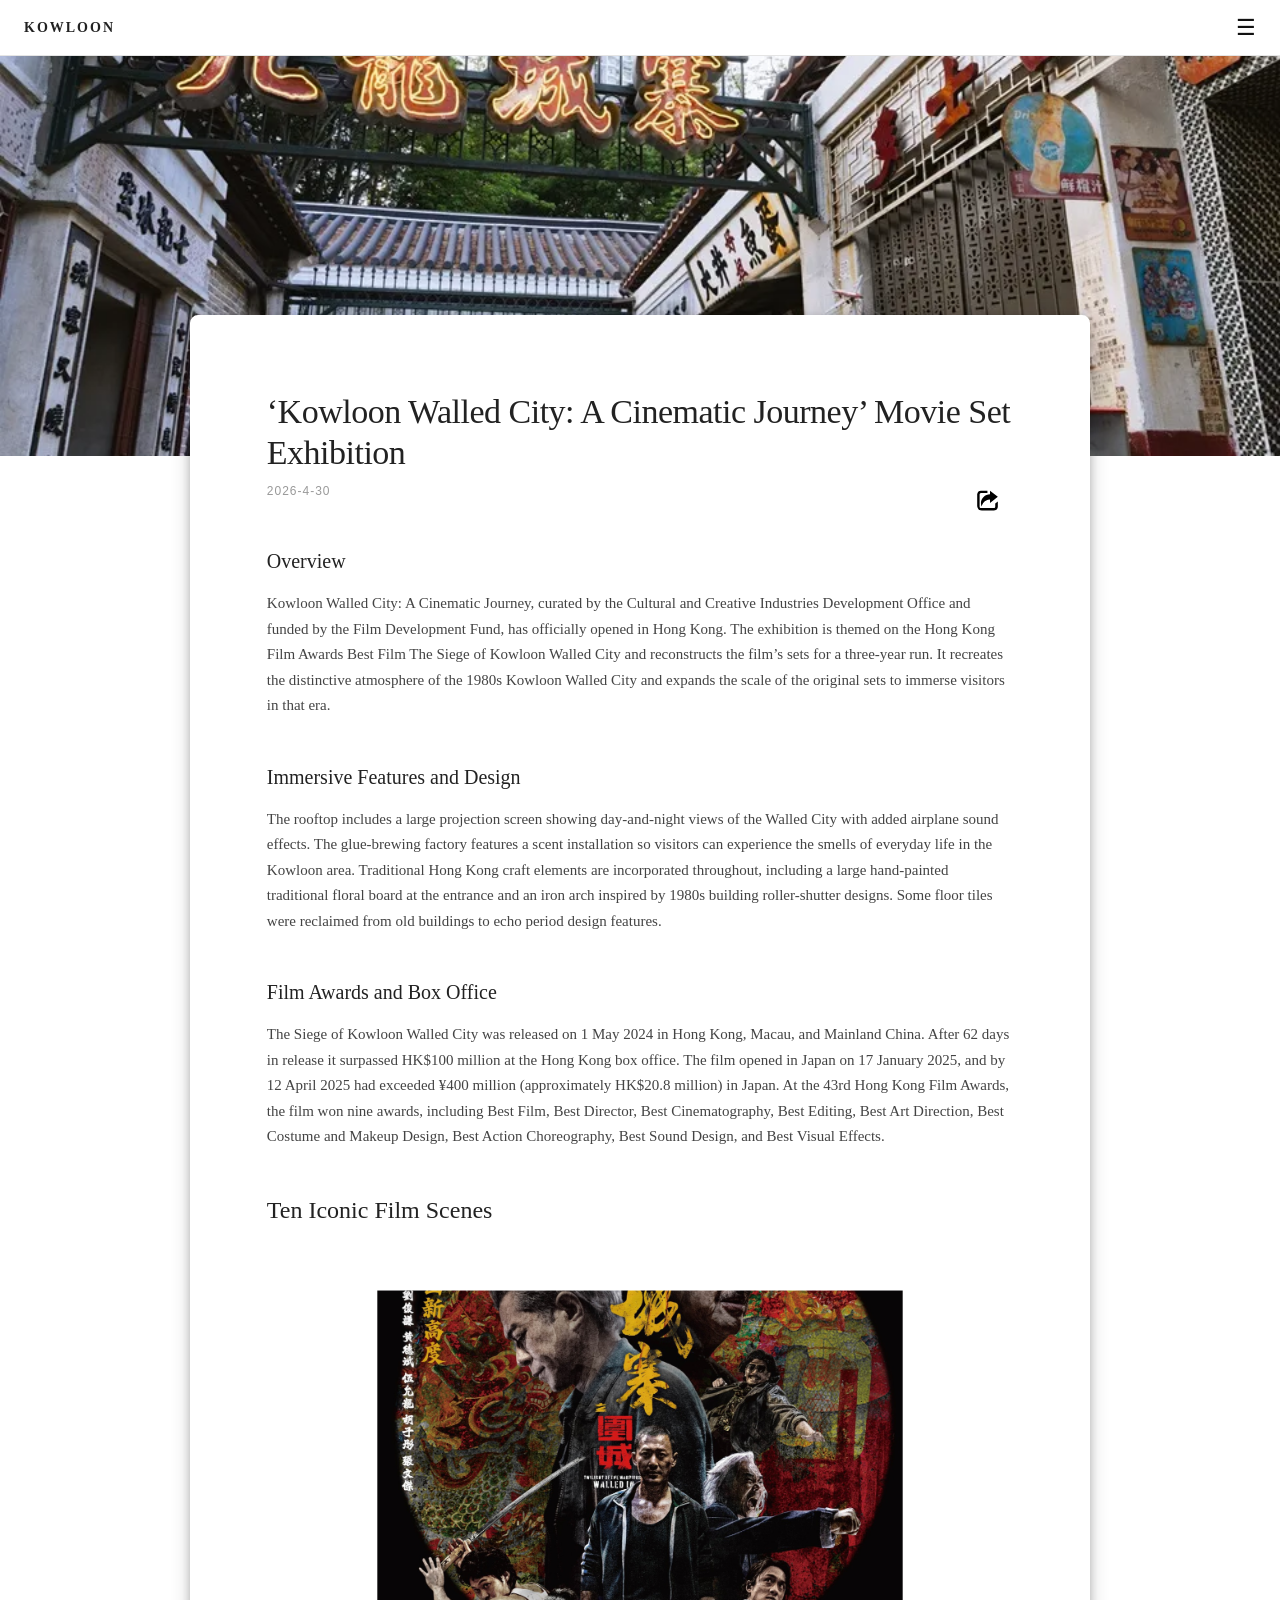
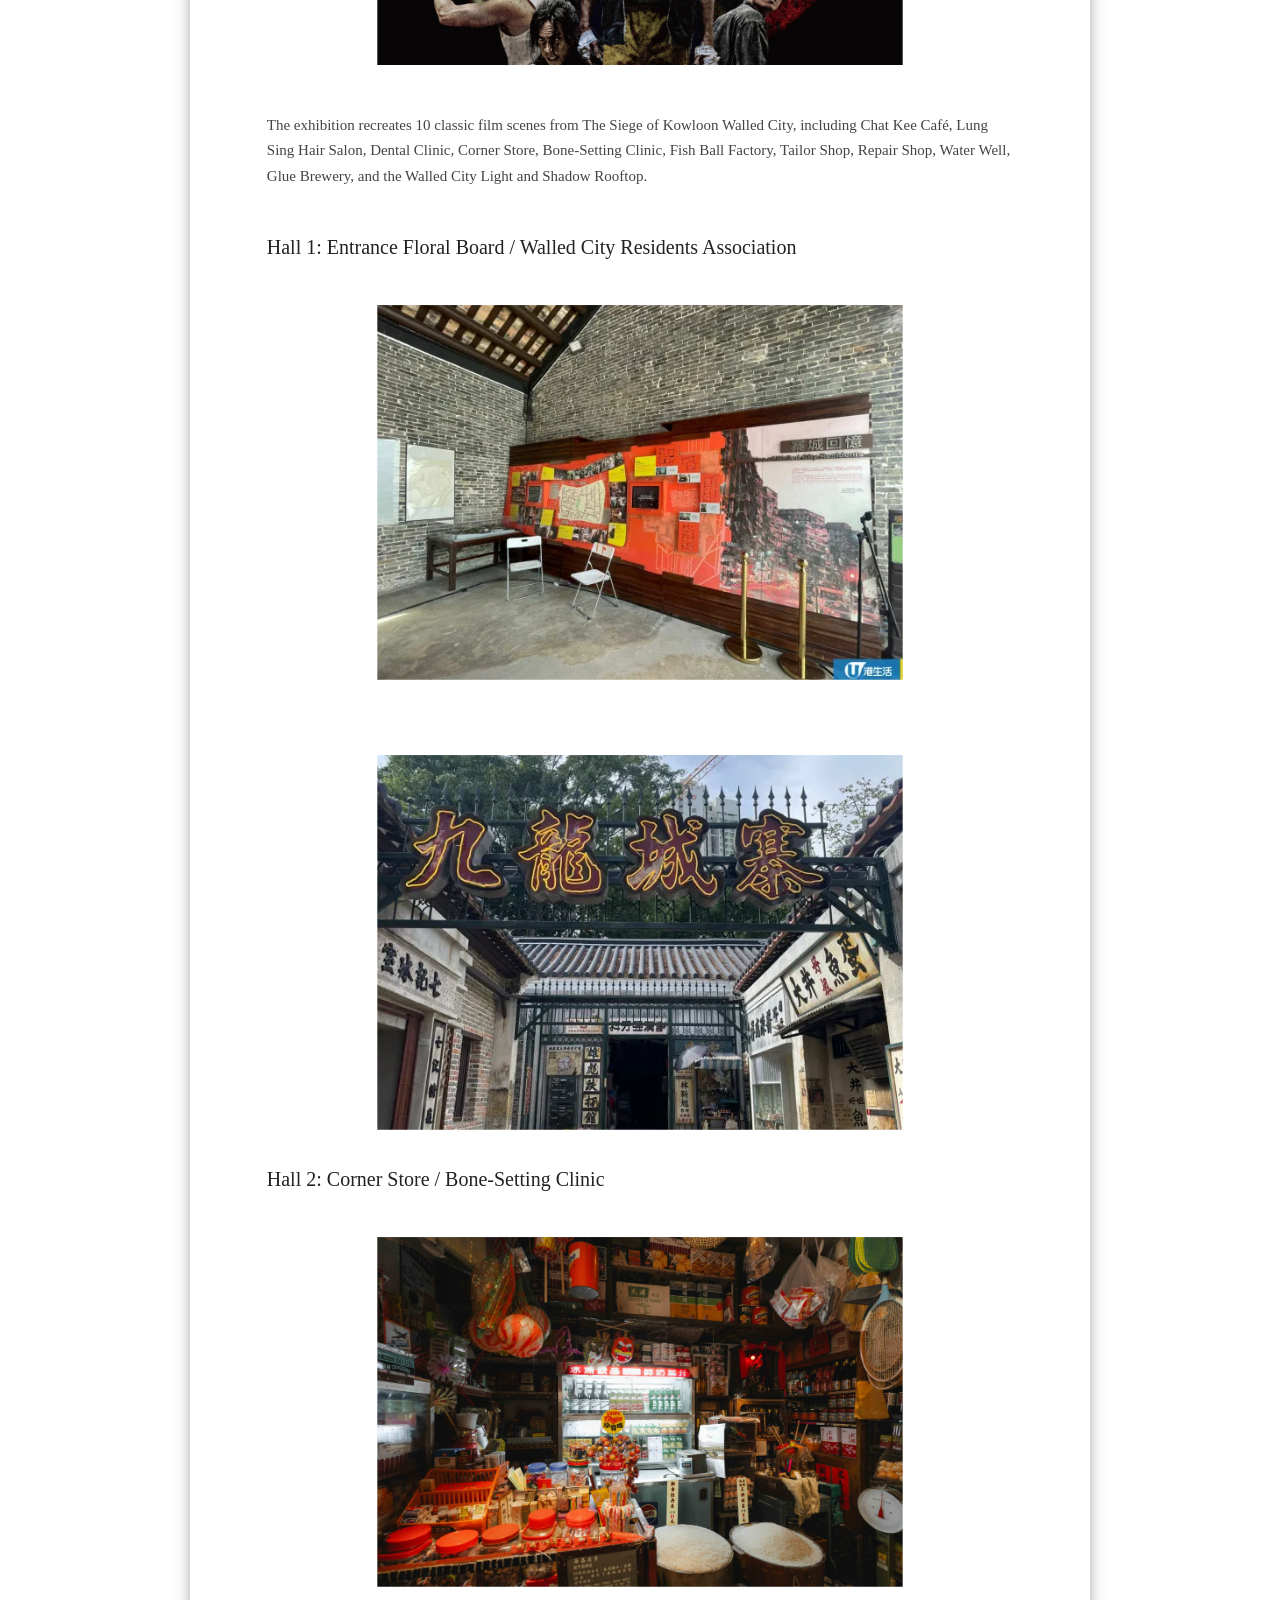
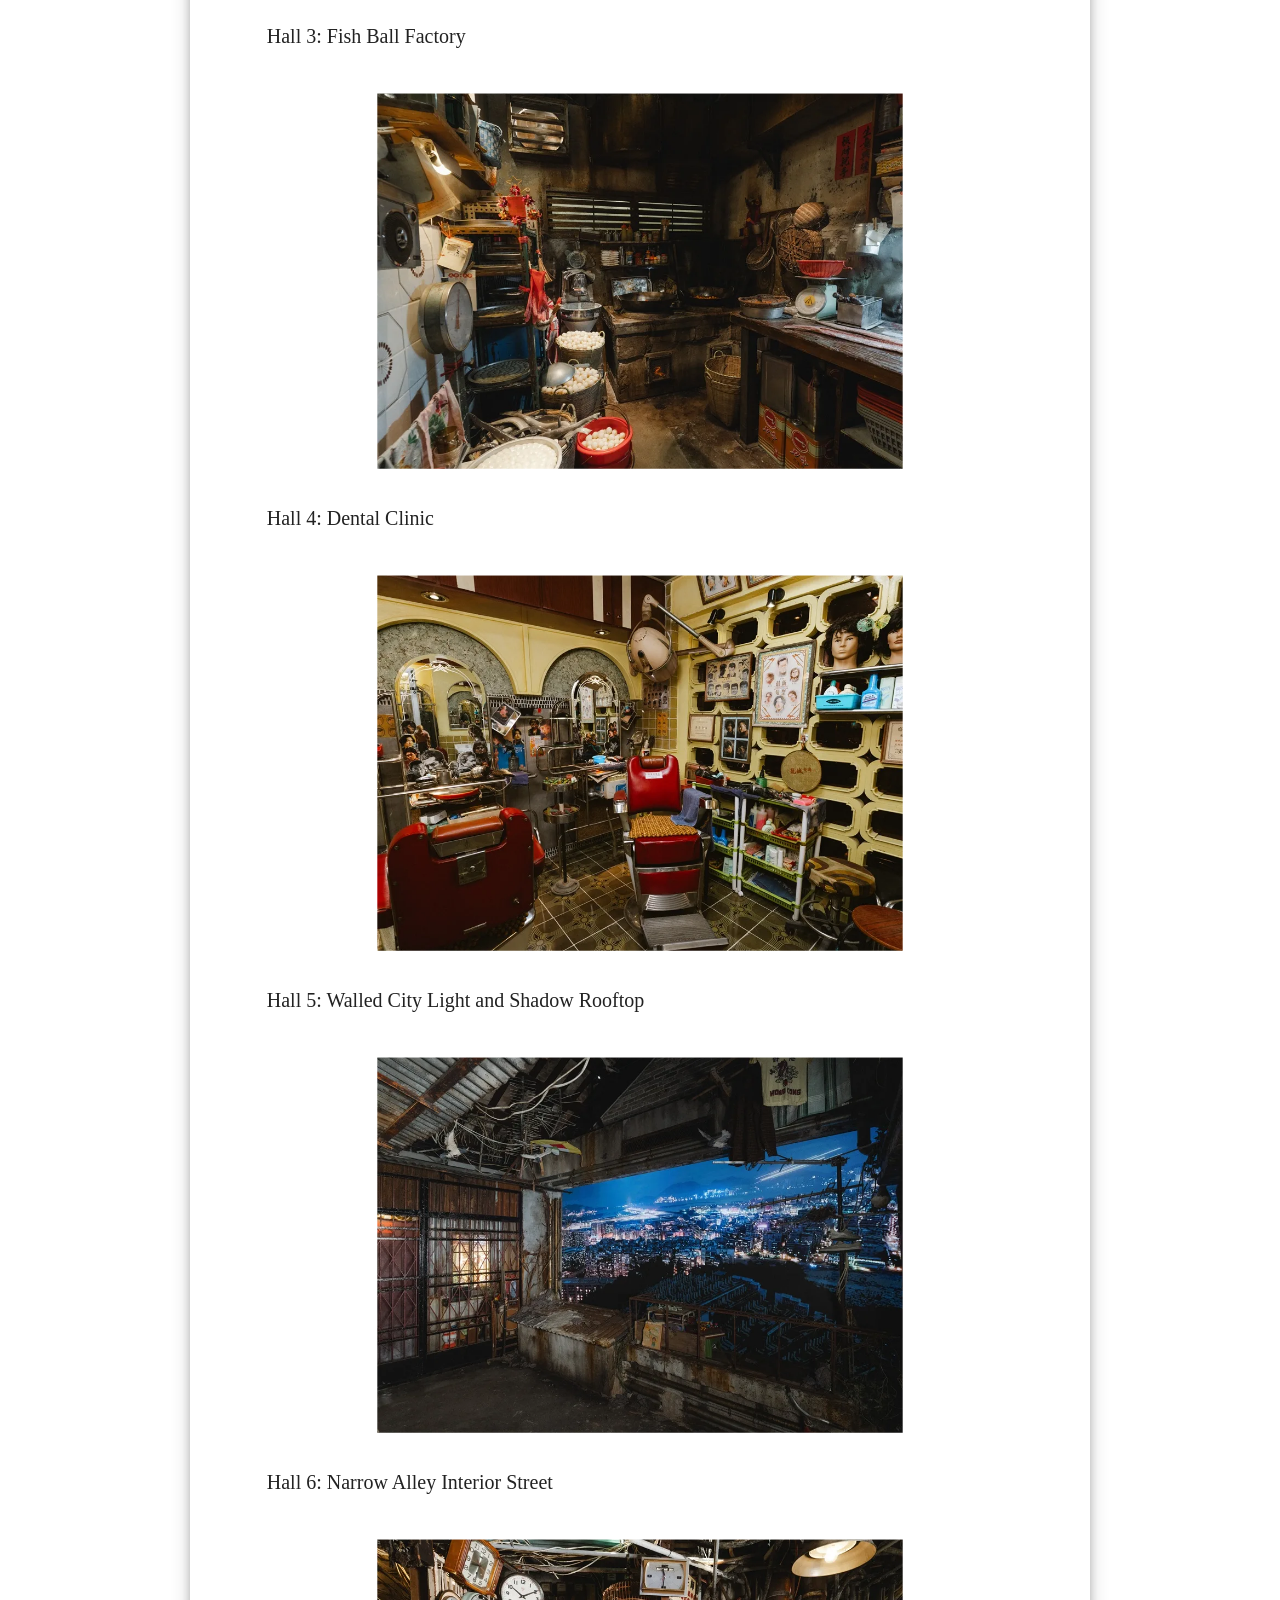
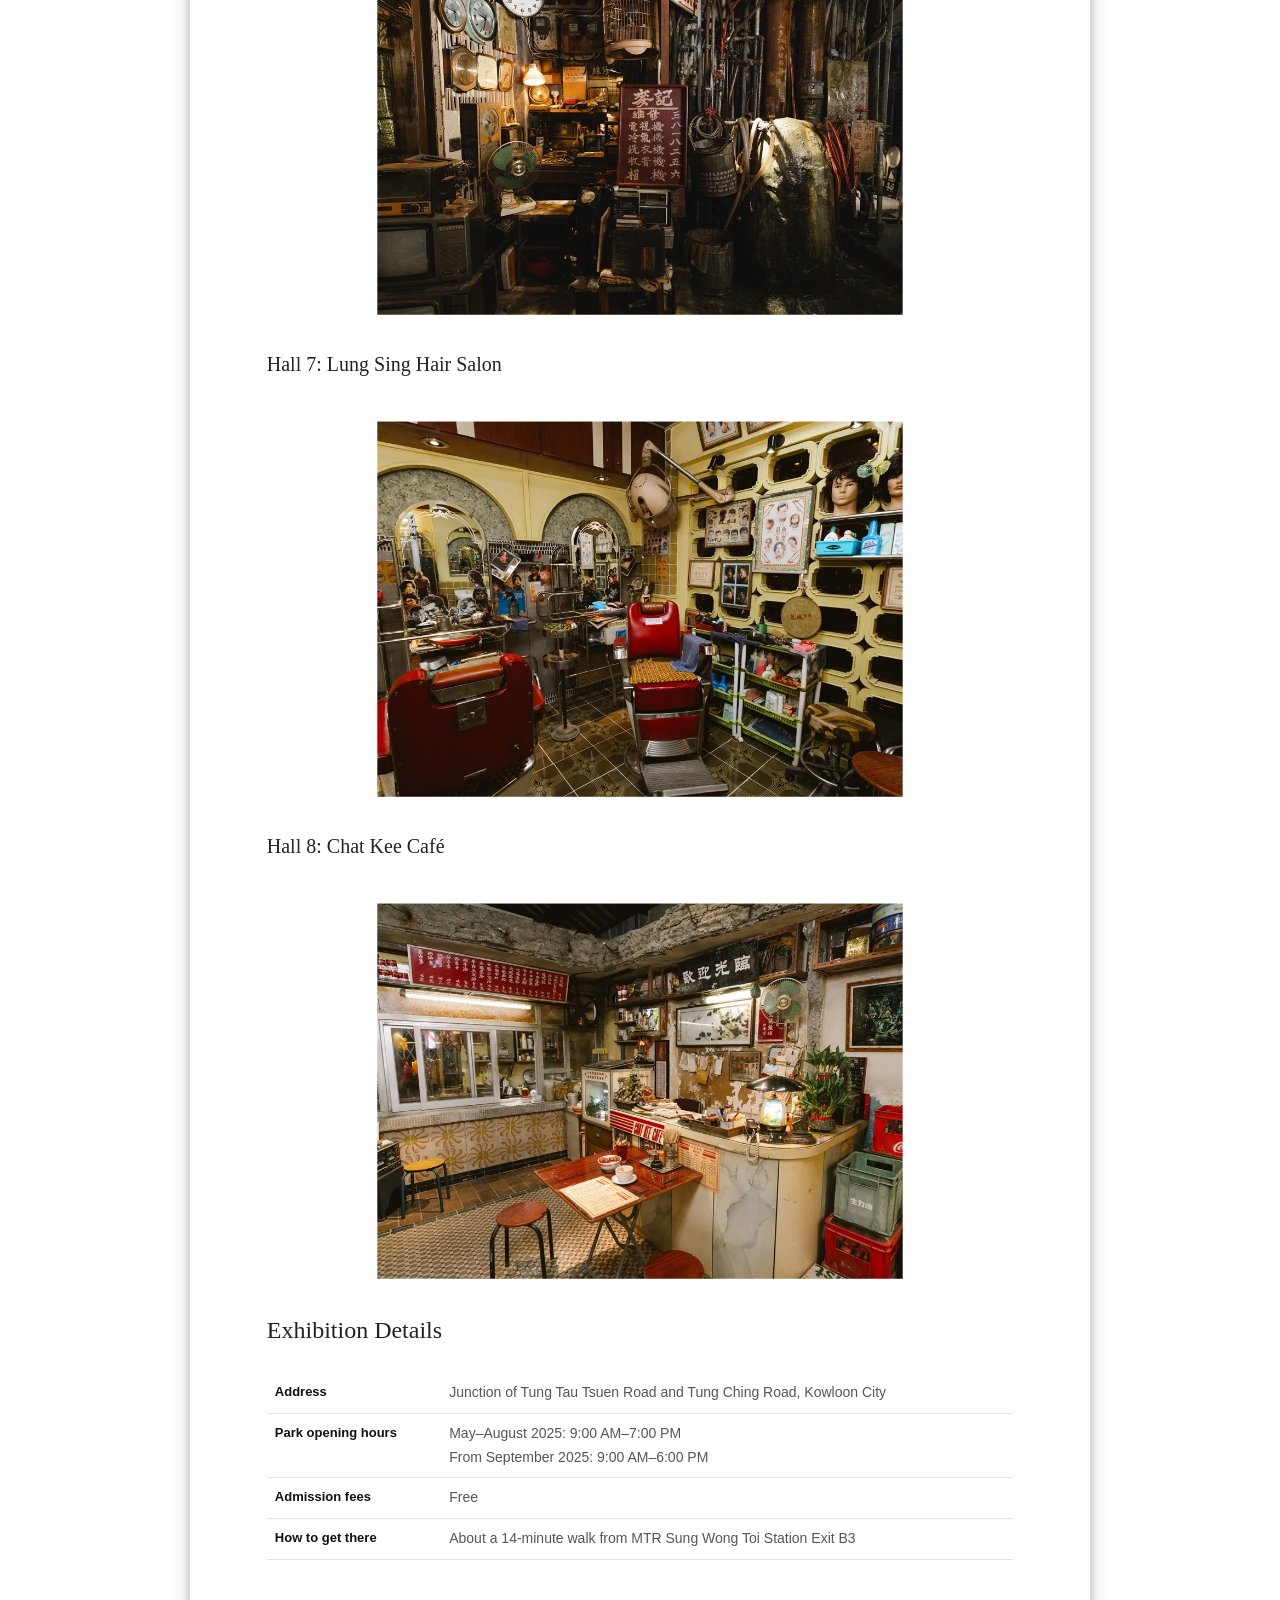
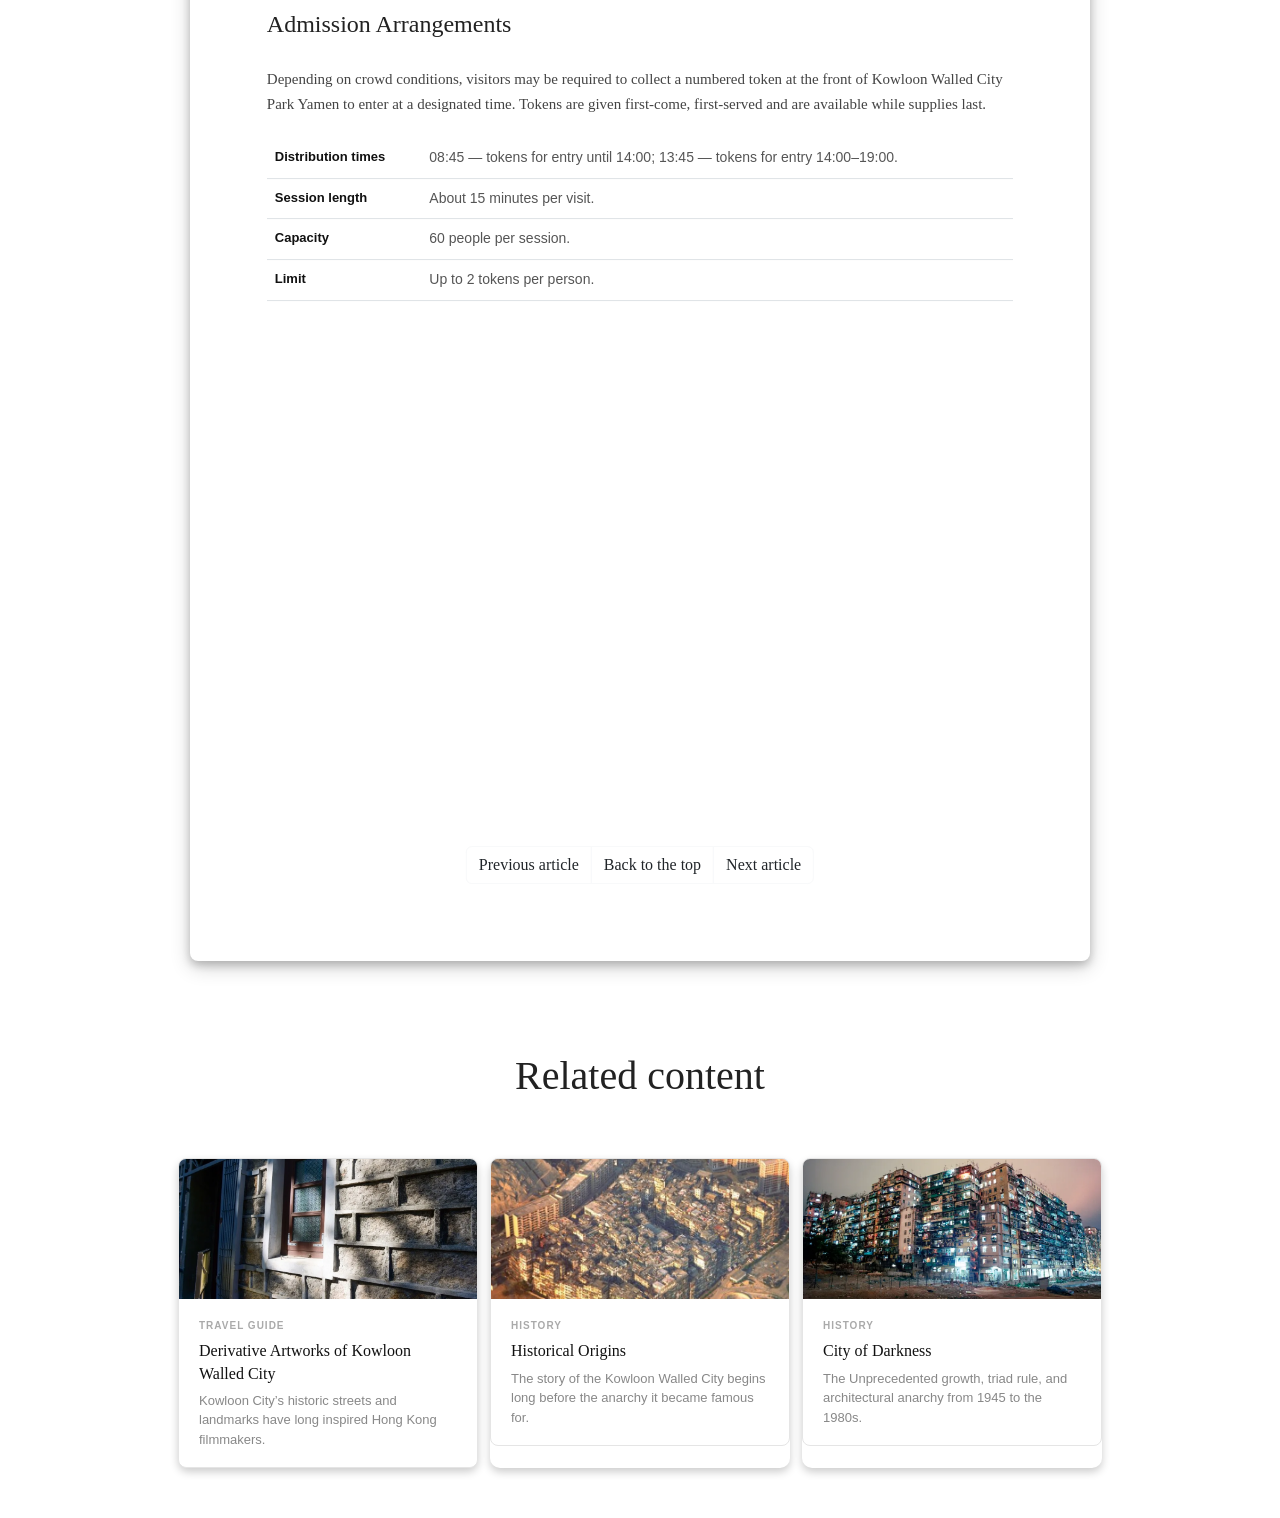
<file: group_project/Exhibition.html>
<!DOCTYPE html>
<html lang="en">

<head>
    <meta charset="UTF-8">
    <meta name="viewport" content="width=device-width, initial-scale=1.0">
    <title>kwcity</title>
    <link href="https://cdn.jsdelivr.net/npm/bootstrap@5.3.3/dist/css/bootstrap.min.css" rel="stylesheet">
    <!-- My own CSS style, put all your customize CSS inside -->

    <link href="./css/article.css" rel="stylesheet" type="text/css">
    <script src="https://cdn.jsdelivr.net/npm/bootstrap@5.3.3/dist/js/bootstrap.bundle.min.js"></script>

    <script type="module" src="jojo.js"></script>


</head>


<body>

    <div class="container-fluid no_padding page" id="Park">


        <div class="header" id="header">

            <span style="font-family:'Times New Roman', Times, serif; 
        font-size:14px; 
        font-weight:bold; 
        letter-spacing:2px; 
        text-transform:uppercase;">
                Kowloon
            </span>


            <!-- Offcanvas Sidebar -->
            <div class="offcanvas offcanvas-start" id="demo">
                <div class="offcanvas-header">
                    <h1 class="offcanvas-title">
                        <span style="font-family:'Times New Roman', Times, serif; 
                            font-size:14px; 
                            font-weight:bold; 
                            letter-spacing:2px; 
                            text-transform:uppercase;">
                            Kowloon:
                        </span>
                        Beyond the myth:The Walled City of Kowloon
                    </h1>
                    <div class="subtitle">Walled City Project</div>
                    <button type="button" class="btn-close text-reset" data-bs-dismiss="offcanvas"></button>
                </div>

                <div class="offcanvas-body">
                    <a href="../index">Home</a>
                </div>

                <div class="offcanvas-body">
                    <p>Introduction</p>
                    <a href="../index#page-objective">About this Website</a>
                </div>

                <div class="offcanvas-body">
                    <p>history</p>

                    <a href="../index#page-origins">Historical Origins</a>
                    <a href="../index#page-anarchy">Rise of Anarchy</a>
                    <a href="../index#page-darkness">City of Darkness</a>
                </div>

                <div class="offcanvas-body">
                    <p>The City</p>

                    <a href="../index#page-life">Life Inside The Walls</a>
                    <a href="../index#page-demolition">Demolition & Legacy</a>
                    <a href="../index#page-today">The Walled City Today</a>
                </div>

                <div class="offcanvas-body">
                    <p>Travel Guide</p>

                    <a href="./Kowloon-Park.html">Kowloon Walled City Park</a>
                    <a href="./Exhibition.html">Kowloon Walled City Exhibition</a>
                    <a href="./food.html">Nearby Food Spots(1)</a>
                    <a href="./food2.html">Nearby Food Spots(2)</a>
                    <a href="./Kowloon City attractions.html">Kowloon City attractions</a>
                    <a href="./Derivative Artworks.html">Derivative Artworks</a>

                </div>

                <div class="offcanvas-body">
                    <p>others</p>

                    <a href="./Contact Us.html">Contact Us</a>
                </div>


                <div class="footer-note">Kowloon Walled City<br>Hong Kong °❀*</div>

            </div>




            <!-- Button to open the offcanvas sidebar -->
            <button class="btn " type="button" data-bs-toggle="offcanvas" data-bs-target="#demo">
                ☰
            </button>

        </div>




        <div class="container-fluid no_padding">
            <img src="./img/exhibition-2.webp" alt="photo" class="top-photo" id="top">

        </div>

        <div class="container article">



            <h1>‘Kowloon Walled City: A Cinematic Journey’ Movie Set Exhibition</h1>

            <div class="after-h1">

                2026-4-30
                <button type="button" class="btn share-icon" id="copy-link"><img src="./img/share-icon.svg"></button>
            </div>



            <h5>Overview</h5>
            <p>
                Kowloon Walled City: A Cinematic Journey, curated by the Cultural and Creative Industries Development
                Office and funded by the Film Development Fund, has officially opened in Hong Kong. The exhibition is
                themed on the Hong Kong Film Awards Best Film The Siege of Kowloon Walled City and reconstructs the
                film’s sets for a three-year run. It recreates the distinctive atmosphere of the 1980s Kowloon Walled
                City and expands the scale of the original sets to immerse visitors in that era.
            </p>


            <h5>Immersive Features and Design</h5>
            <p>
                The rooftop includes a large projection screen showing day-and-night views of the Walled City with added
                airplane sound effects. The glue-brewing factory features a scent installation so visitors can
                experience the smells of everyday life in the Kowloon area. Traditional Hong Kong craft elements are
                incorporated throughout, including a large hand-painted traditional floral board at the entrance and an
                iron arch inspired by 1980s building roller-shutter designs. Some floor tiles were reclaimed from old
                buildings to echo period design features.


            </p>

            <h5>Film Awards and Box Office</h5>
            <p>
                The Siege of Kowloon Walled City was released on 1 May 2024 in Hong Kong, Macau, and Mainland China.
                After 62 days in release it surpassed HK$100 million at the Hong Kong box office. The film opened in
                Japan on 17 January 2025, and by 12 April 2025 had exceeded ¥400 million (approximately HK$20.8 million)
                in Japan. At the 43rd Hong Kong Film Awards, the film won nine awards, including Best Film, Best
                Director, Best Cinematography, Best Editing, Best Art Direction, Best Costume and Makeup Design, Best
                Action Choreography, Best Sound Design, and Best Visual Effects.
            </p>

            <h4>Ten Iconic Film Scenes</h4>
            <img src="./img/2-1.jpg">
            <p>
                The exhibition recreates 10 classic film scenes from The Siege of Kowloon Walled City, including Chat
                Kee Café, Lung Sing Hair Salon, Dental Clinic, Corner Store, Bone-Setting Clinic, Fish Ball Factory,
                Tailor Shop, Repair Shop, Water Well, Glue Brewery, and the Walled City Light and Shadow Rooftop.
            </p>

            <h5>Hall 1: Entrance Floral Board / Walled City Residents Association</h5>
            <img src="./img/2-1-3.webp">
            <img src="./img/2-1-2.webp">

            <h5>Hall 2: Corner Store / Bone-Setting Clinic</h5>
            <img src="./img/2-2-1.jpeg">


            <h5>Hall 3: Fish Ball Factory</h5>
            <img src="./img/2-3.webp">


            <h5>Hall 4: Dental Clinic</h5>
            <img src="./img/2-4.webp">


            <h5>Hall 5: Walled City Light and Shadow Rooftop</h5>
            <img src="./img/2-5.webp">


            <h5>Hall 6: Narrow Alley Interior Street</h5>
            <img src="./img/2-6.webp">


            <h5>Hall 7: Lung Sing Hair Salon</h5>
            <img src="./img/2-7.webp">


            <h5>Hall 8: Chat Kee Café</h5>
            <img src="./img/2-8.webp">


            <h4>Exhibition Details</h4>

            <table class="table">
                <tbody>
                    <tr>
                        <td class="head">Address</td>
                        <td>Junction of Tung Tau Tsuen Road and Tung Ching Road, Kowloon City</td>
                    </tr>
                    <tr>
                        <td class="head">Park opening hours</td>
                        <td>May–August 2025: 9:00 AM–7:00 PM <br> From September 2025: 9:00 AM–6:00 PM </td>
                    </tr>
                    <tr>
                        <td class="head">Admission fees</td>
                        <td>Free</td>
                    </tr>
                    <tr>
                        <td class="head">How to get there</td>
                        <td>About a 14‑minute walk from MTR Sung Wong Toi Station Exit B3</td>

                    </tr>
                </tbody>
            </table>

            <h4>Admission Arrangements</h4>
            <table class="table">
                <div class="description">
                    Depending on crowd conditions, visitors may be required to collect a numbered token at the front of
                    Kowloon Walled City Park Yamen to enter at a designated time. Tokens are given first-come,
                    first-served
                    and are available while supplies last.
                </div>
                <tbody>
                    <tr>
                        <td class="head">Distribution times</td>
                        <td>08:45 — tokens for entry until 14:00; 13:45 — tokens for entry 14:00–19:00.</td>
                    </tr>
                    <tr>
                        <td class="head">Session length</td>
                        <td>About 15 minutes per visit.</td>
                    </tr>
                    <tr>
                        <td class="head">Capacity</td>
                        <td>60 people per session.</td>
                    </tr>
                    <tr>
                        <td class="head">Limit </td>
                        <td>Up to 2 tokens per person.</td>

                    </tr>
                </tbody>
            </table>

            <!-- google map -->
            <iframe class="google_map"
                src="https://www.google.com/maps/embed?pb=!1m18!1m12!1m3!1d3690.5691248457524!2d114.18775357622054!3d22.332129579663803!2m3!1f0!2f0!3f0!3m2!1i1024!2i768!4f13.1!3m3!1m2!1s0x3404072a1490a96b%3A0x780c2ce4eb360e9e!2z5Lmd6b6N5a-o5Z-O5YWs5ZyS!5e0!3m2!1szh-TW!2shk!4v1777390621464!5m2!1szh-TW!2shk"
                width="600" height="450" style="border:0;" allowfullscreen="" loading="lazy"
                referrerpolicy="no-referrer-when-downgrade">
            </iframe>

            <div class="btn-group">
                <a class="btn btn-outline-light text-dark" href="./Kowloon-Park.html"> Previous article </a>
                <a class="btn btn-outline-light text-dark" href="#top"> Back to the top</a>
                <a class="btn btn-outline-light text-dark" href="./food.html"> Next article</a>
            </div>


        </div>

        <div class="container Related-content">
            <h1>Related content</h1>

            <div class="Gallery">

                <a href="./Derivative Artworks.html" class="card-link">
                    <div class="home-card">
                        <img src="./img/6-3.webp" alt="City at night">
                        <div class="card-body">
                            <div class="card-tag">Travel Guide</div>
                            <div class="card-title">Derivative Artworks of Kowloon Walled City</div>
                            <div class="card-desc">Kowloon City’s historic streets and landmarks have long inspired Hong
                                Kong filmmakers.</div>
                        </div>
                    </div>
                </a>

                <a href="../index#page-origins" class="card-link">
                    <div class="home-card">
                        <img src="../history old photo.jpg" alt="City at night">
                        <div class="card-body">
                            <div class="card-tag">History</div>
                            <div class="card-title">Historical Origins</div>
                            <div class="card-desc">The story of the Kowloon Walled City begins long before the anarchy
                                it became famous for.</div>
                        </div>
                    </div>
                </a>

                <a href="../index#page-darkness" class="card-link">
                    <div class="home-card">
                        <img src="../Nice view of the city.png" alt="City at night">
                        <div class="card-body">
                            <div class="card-tag">History</div>
                            <div class="card-title">City of Darkness</div>
                            <div class="card-desc">The Unprecedented growth, triad rule, and architectural anarchy from
                                1945 to the 1980s.</div>
                        </div>
                    </div>
                </a>



            </div>
        </div>




    </div>
</body>
</file>
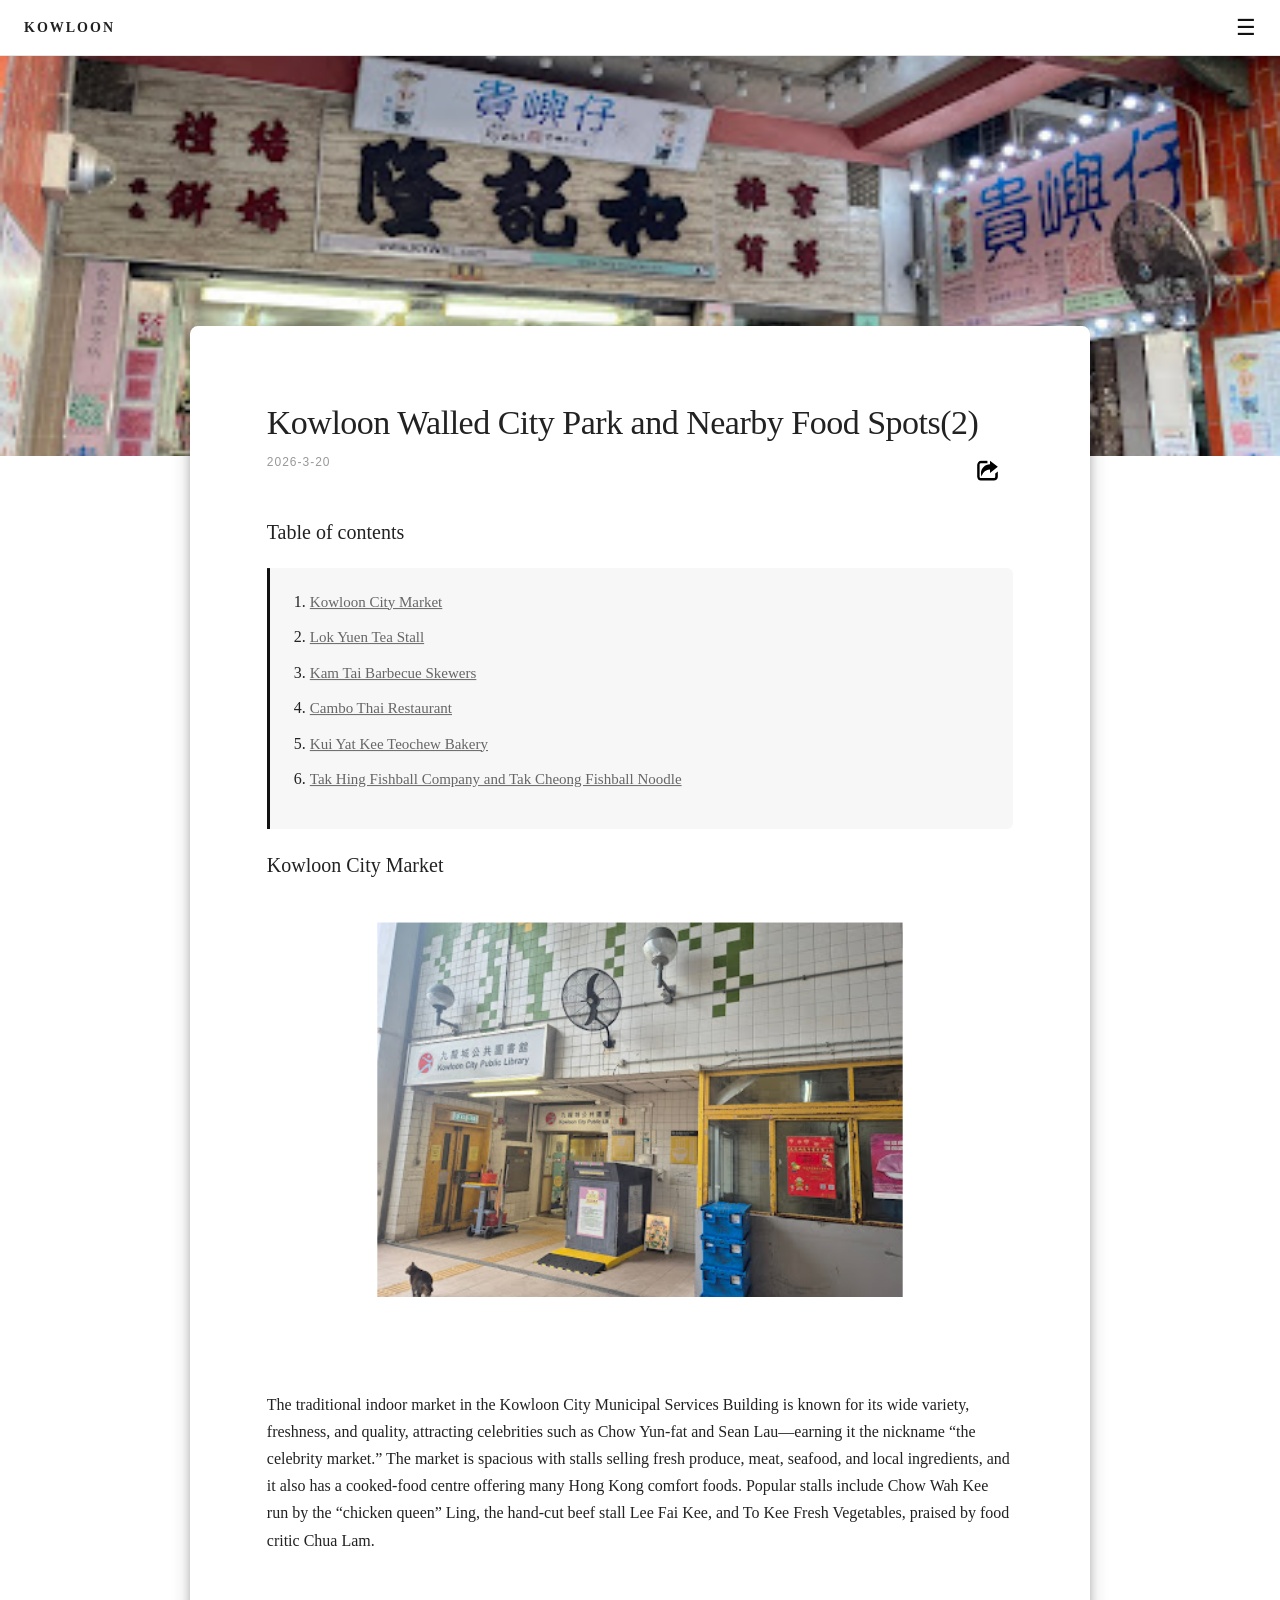
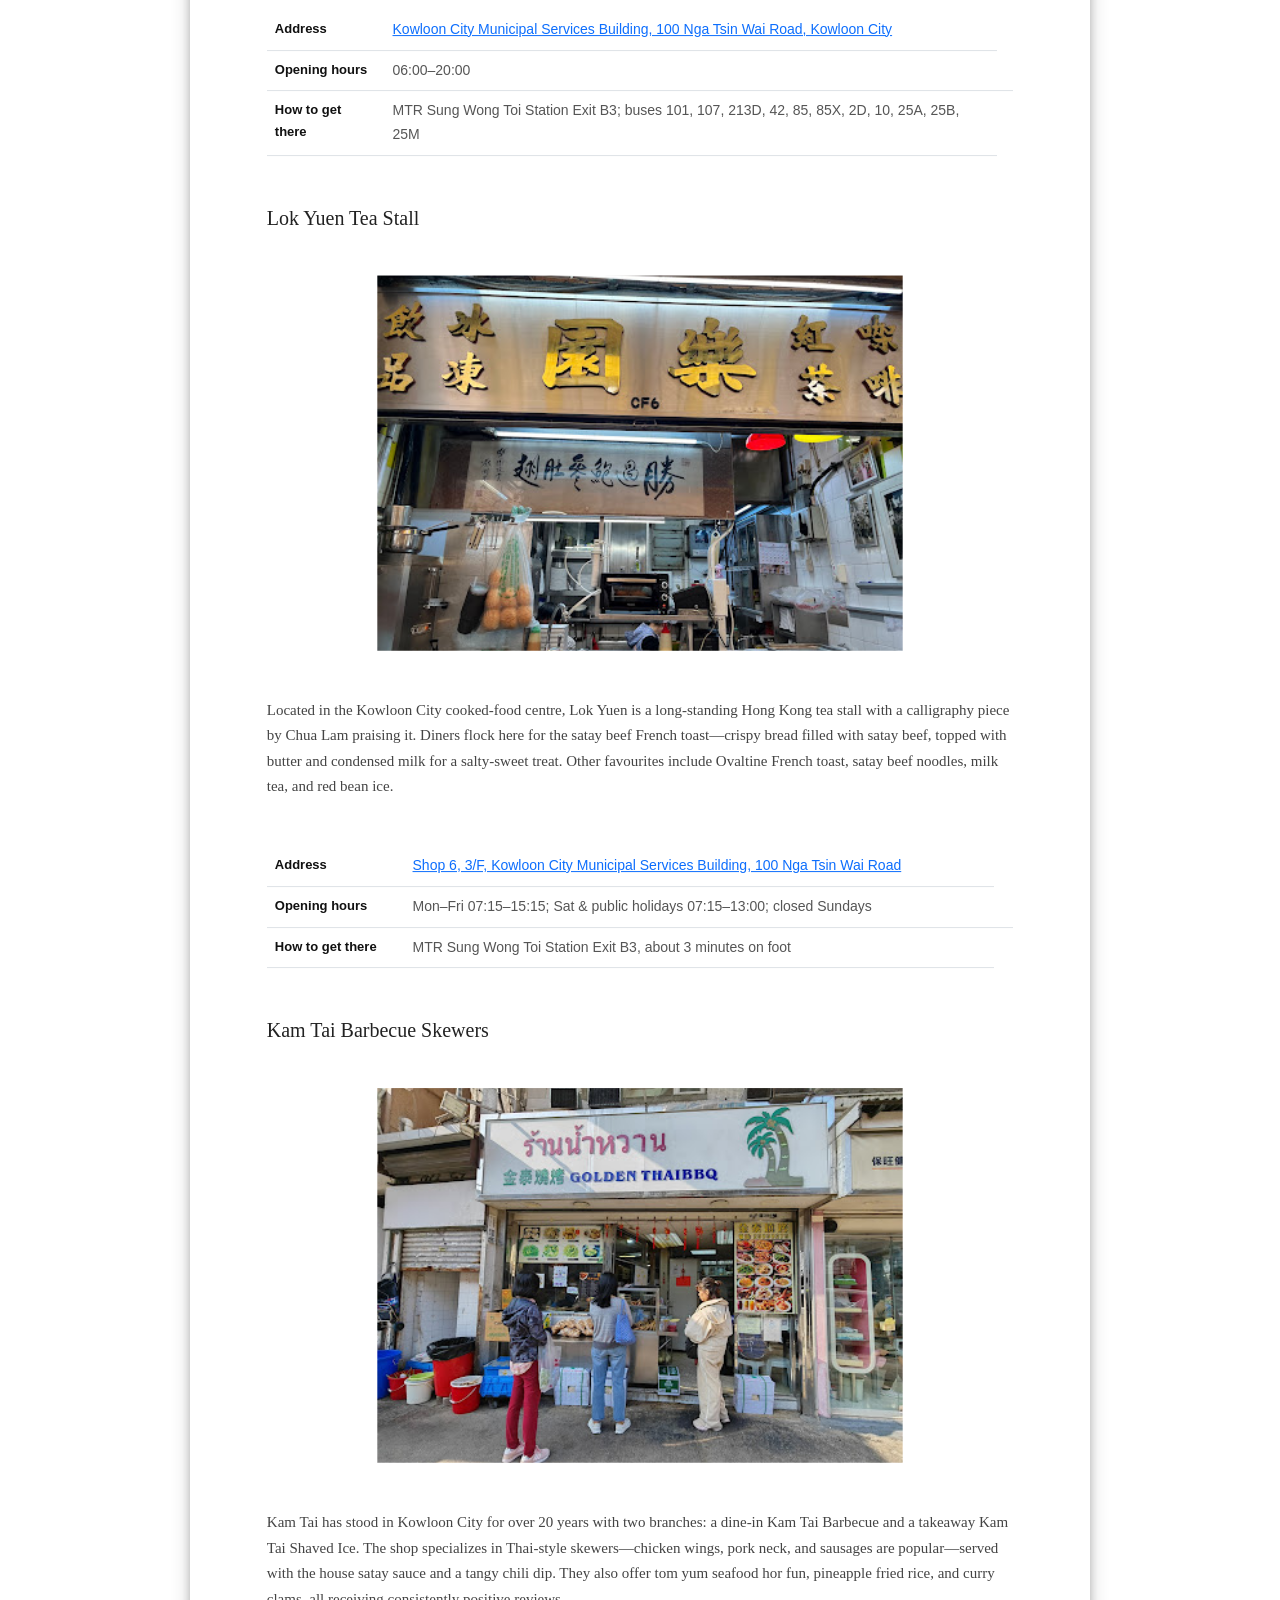
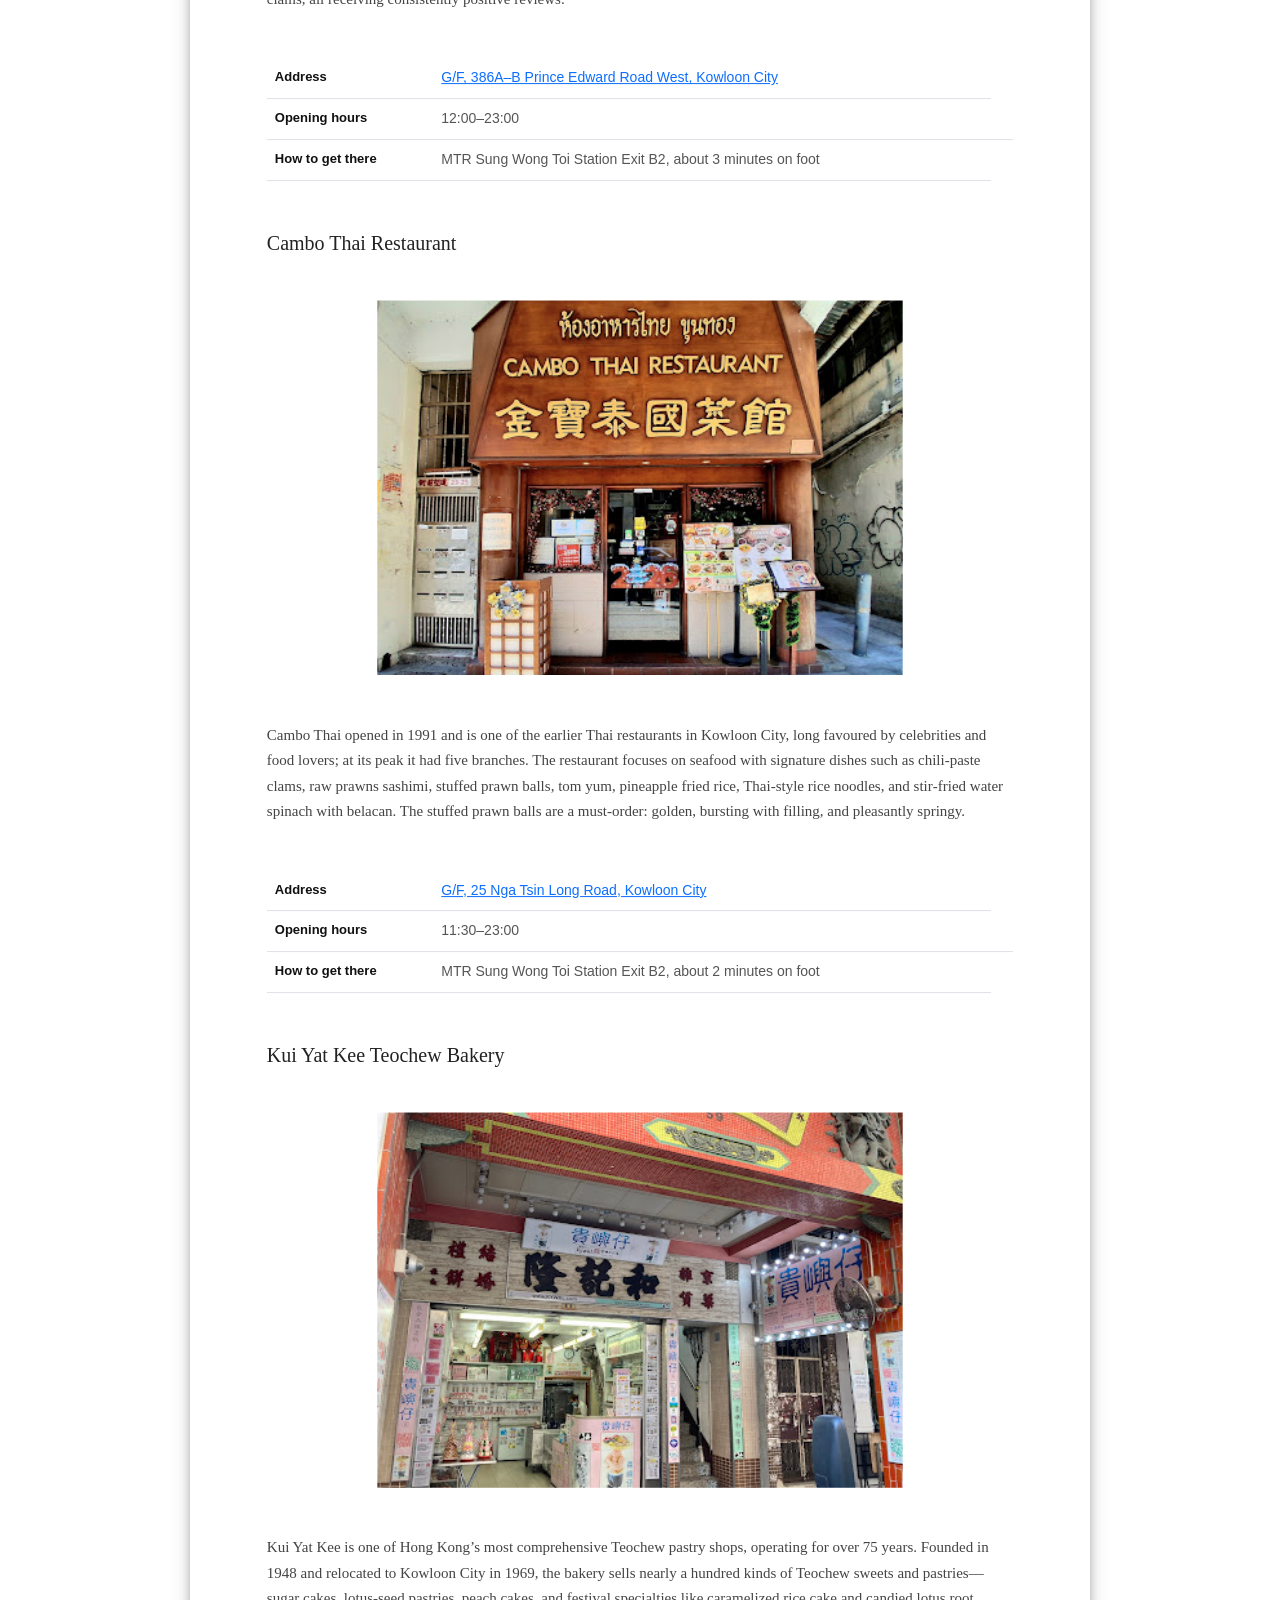
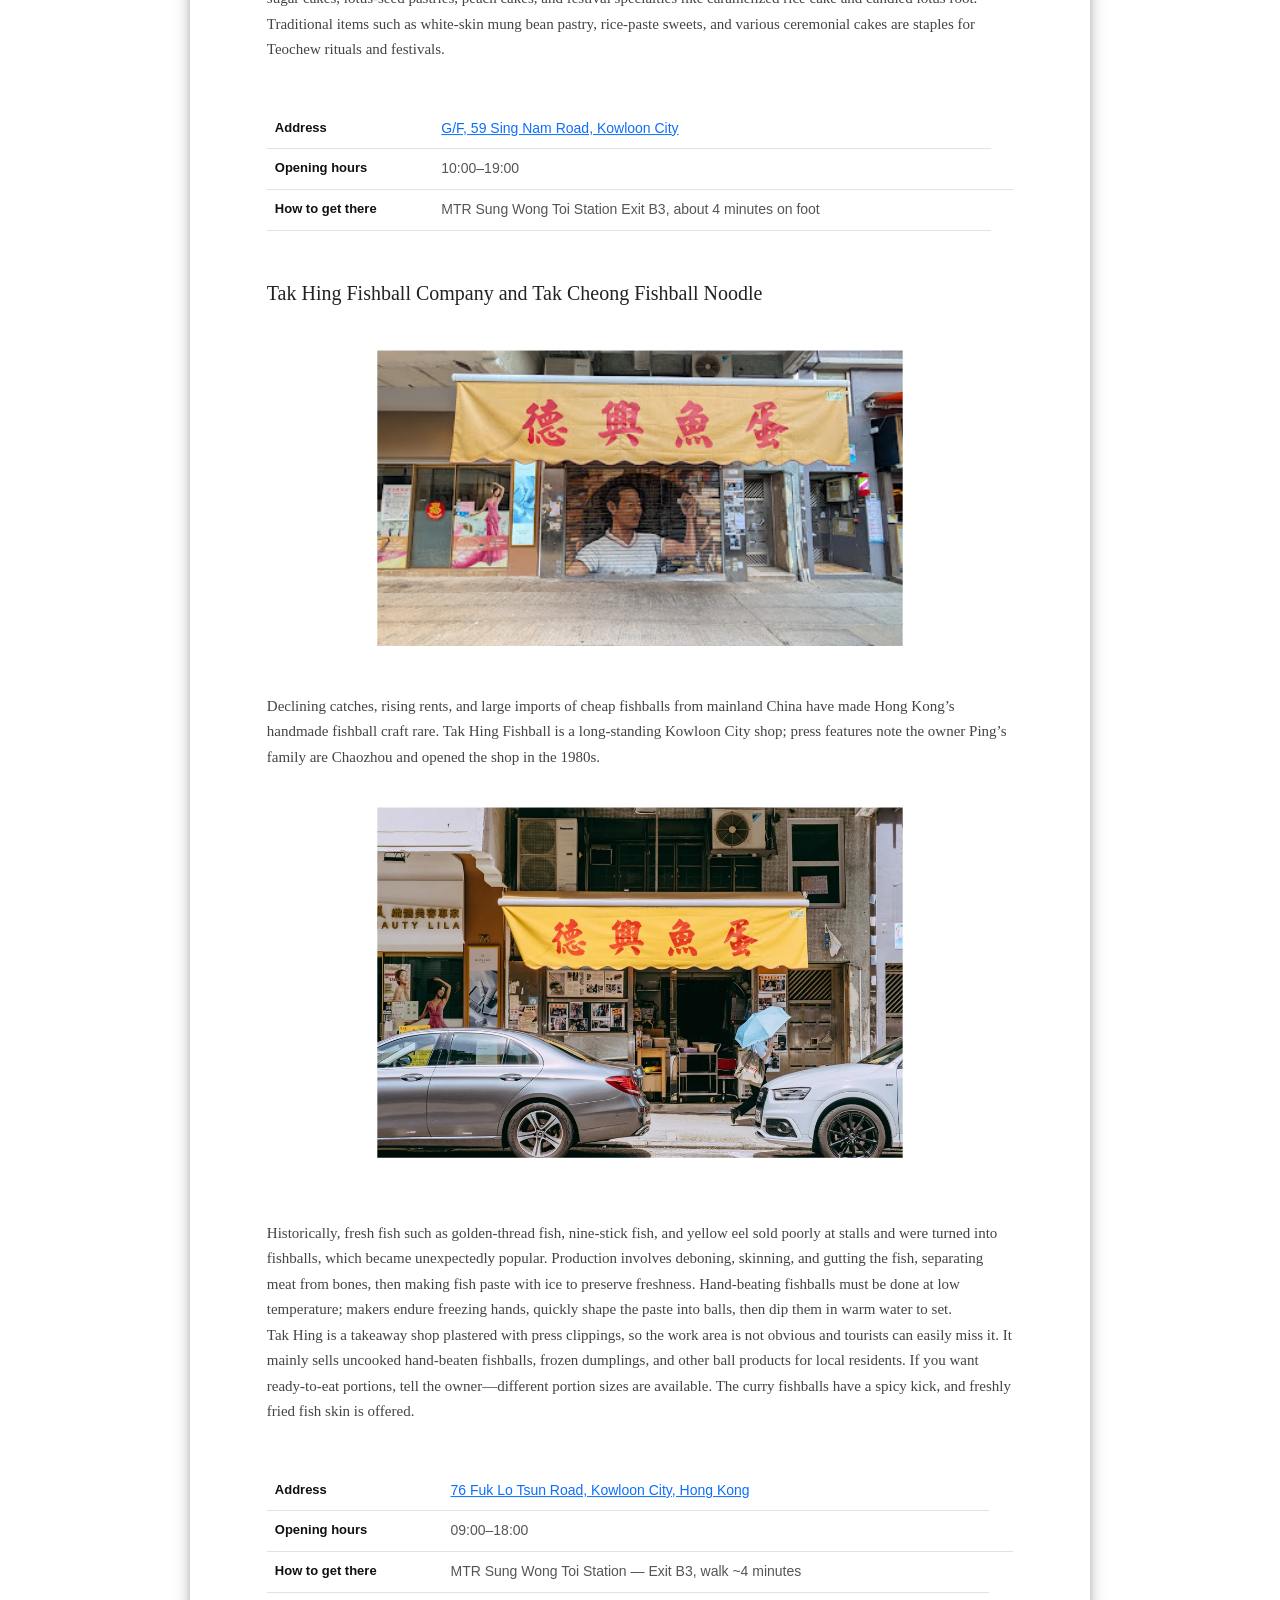
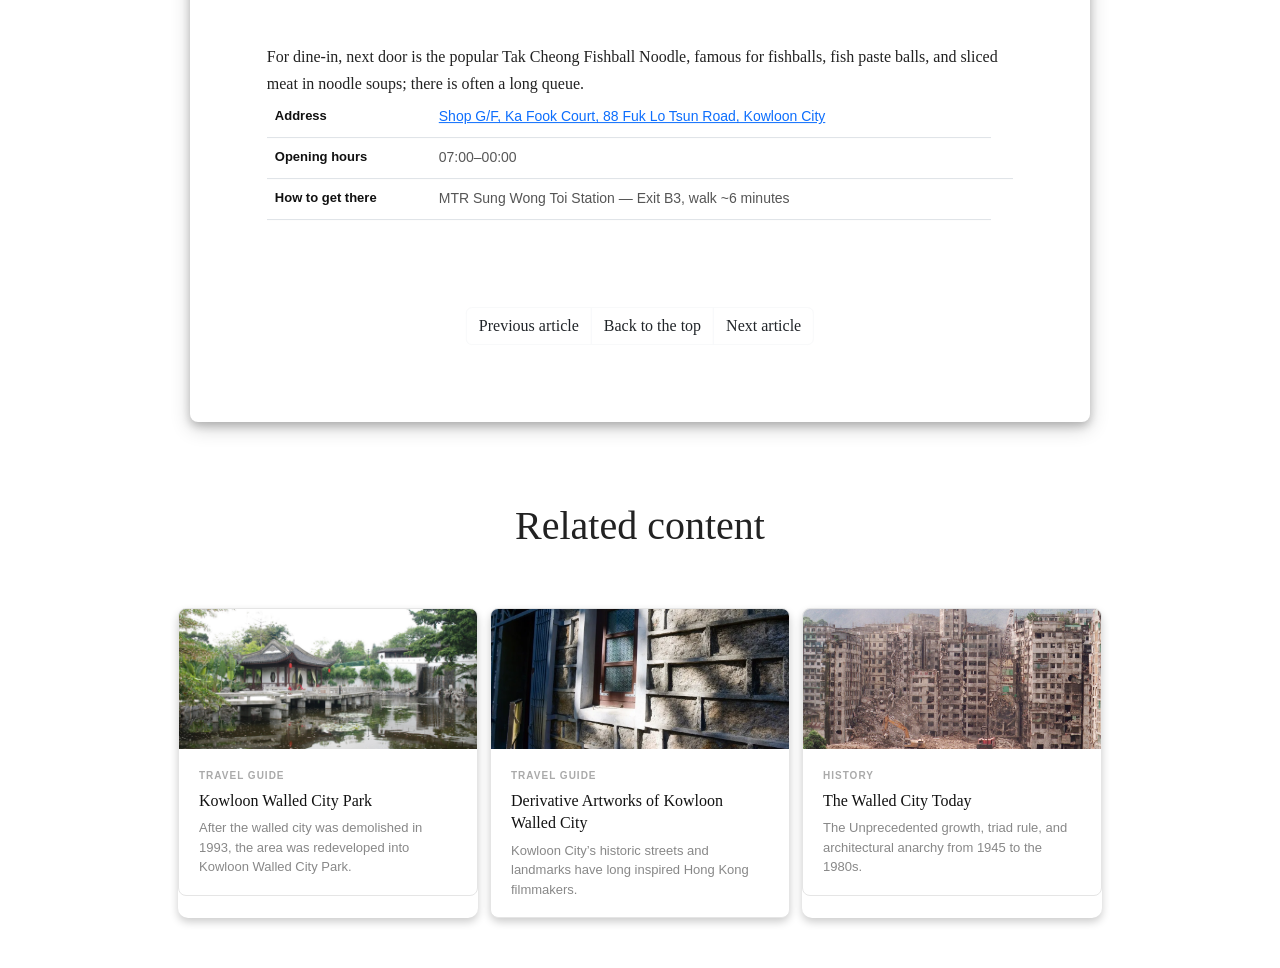
<file: group_project/food2.html>
<!DOCTYPE html>
<html lang="en">

<head>
    <meta charset="UTF-8">
    <meta name="viewport" content="width=device-width, initial-scale=1.0">
    <title>kwcity</title>
    <link href="https://cdn.jsdelivr.net/npm/bootstrap@5.3.3/dist/css/bootstrap.min.css" rel="stylesheet">
    <!-- My own CSS style, put all your customize CSS inside -->

    <link href="./css/article.css" rel="stylesheet" type="text/css">
    <script src="https://cdn.jsdelivr.net/npm/bootstrap@5.3.3/dist/js/bootstrap.bundle.min.js"></script>
    <script type="module" src="jojo.js"></script>


</head>


<body id="body">

    <div class="container-fluid no_padding page" id="Park">


        <div class="header" id="header">

            <span style="font-family:'Times New Roman', Times, serif; 
        font-size:14px; 
        font-weight:bold; 
        letter-spacing:2px; 
        text-transform:uppercase;">
                Kowloon
            </span>


            <!-- Offcanvas Sidebar -->
            <div class="offcanvas offcanvas-start" id="demo">
                <div class="offcanvas-header">
                    <h1 class="offcanvas-title">
                        <span style="font-family:'Times New Roman', Times, serif; 
                            font-size:14px; 
                            font-weight:bold; 
                            letter-spacing:2px; 
                            text-transform:uppercase;">
                            <div id="header1">
                                Kowloon:</div>
                        </span>
                        <div id="header2"> the myth:The Walled City of Kowloon</div>
                    </h1>
                    <div class="subtitle" id="subtitle">Walled City Project</div>
                    <button type="button" class="btn-close text-reset" data-bs-dismiss="offcanvas"></button>
                </div>

                <div class="offcanvas-body">
                    <a href="../index" id="nav-home">Home</a>
                </div>

                <div class="offcanvas-body">
                    <p id="intro">Introduction</p>
                    <a href="../index#page-objective" id="nav-objective">About this Website</a>
                </div>

                <div class="offcanvas-body">
                    <p id="history">history</p>

                    <a href="../index#page-origins" id="nav-origins">Historical Origins</a>
                    <a href="../index#page-anarchy" id="nav-anarchy">Rise of Anarchy</a>
                    <a href="../index#page-darkness" id="nav-darkness">City of Darkness</a>
                </div>

                <div class="offcanvas-body">
                    <p id="thecity">The City</p>

                    <a href="../index#page-life" id="nav-life">Life Inside The Walls</a>
                    <a href="../index#page-demolition" id="nav-demolition">Demolition & Legacy</a>
                    <a href="../index#page-today" id="nav-today">The Walled City Today</a>
                </div>

                <div class="offcanvas-body">
                    <p id="TG">Travel Guide</p>

                    <a href="./Kowloon-Park.html" id="park">Kowloon Walled City Park</a>
                    <a href="./Exhibition.html" id="Exhibition">Kowloon Walled City Exhibition</a>
                    <a href="./food.html" id="food">Nearby Food Spots(1)</a>
                    <a href="./food2.html" id="food2">Nearby Food Spots(2)</a>
                    <a href="./Kowloon City attractions.html" id="kwc_attraction">Kowloon City attractions</a>
                    <a href="./Derivative Artworks.html" id="art">Derivative Artworks</a>

                </div>

                <div class="offcanvas-body">
                    <p id="other">others</p>

                    <a href="./Contact Us.html" id="ContactUs">Contact Us</a>
                </div>


                <div class="footer-note" id="footer-note">Kowloon Walled City<br>Hong Kong °❀*</div>

            </div>



            <!-- <button class="btn" id="ENG" type="button" style="font-family:'Times New Roman', Times, serif; 
                            font-size:14px; 
                            letter-spacing:2px; 
                            text-transform:uppercase;">
                ENG
            </button>
            <button class="btn" id="CHIN" type="button" style="font-family:'Times New Roman', Times, serif; 
                            font-size:14px; 
                            letter-spacing:2px; 
                            text-transform:uppercase;">
                中
            </button> -->
            <!-- Button to open the offcanvas sidebar -->
            <button class="btn " type="button" data-bs-toggle="offcanvas" data-bs-target="#demo">
                ☰
            </button>

        </div>




        <div class="container-fluid no_padding">
            <img src="./img/4-5.jpg" alt="photo" class="top-photo" id="top">

        </div>

        <div class="container article">



            <h1 id="Theh1">Kowloon Walled City Park and Nearby Food Spots(2)</h1>

            <div class="after-h1">

                2026-3-20
                <button type="button" class="btn share-icon" id="copy-link"><img src="./img/share-icon.svg"></button>
            </div>

            <h5 id="TContent">Table of contents</h5>
            <div class="highlight-box">
                <dl>

                    <dd>1. <a href="#no.1" id="Tno.1">Kowloon City Market</a>
                    </dd>
                    <dd>
                        2. <a href="#no.2" id="Tno.2">Lok Yuen Tea Stall</a>
                    </dd>
                    <dd>
                        3. <a href="#no.3" id="Tno.3">Kam Tai Barbecue Skewers</a>
                    </dd>

                    <dd>
                        4. <a href="#no.4" id="Tno.4">Cambo Thai Restaurant</a>
                    </dd>
                    <dd>
                        5. <a href="#no.5" id="Tno.5">Kui Yat Kee Teochew Bakery</a>
                    </dd>
                    <dd>
                        6. <a href="#no.6" id="Tno.6">Tak Hing Fishball Company and Tak Cheong Fishball Noodle</a>
                    </dd>
                </dl>
            </div>


            <h5 id="no.1">Kowloon City Market</h5>
            <img src="./img/4-1.jpg">
            <p >
                <div id="W">
                The traditional indoor market in the Kowloon City Municipal Services Building is known for its wide
                variety, freshness, and quality, attracting celebrities such as Chow Yun‑fat and Sean Lau—earning it the
                nickname “the celebrity market.” The market is spacious with stalls selling fresh produce, meat,
                seafood, and local ingredients, and it also has a cooked‑food centre offering many Hong Kong comfort
                foods. Popular stalls include Chow Wah Kee run by the “chicken queen” Ling, the hand‑cut beef stall Lee
                Fai Kee, and To Kee Fresh Vegetables, praised by food critic Chua Lam.
            </div>
            </p>

            <table class="table">
                <tbody>
                    <tr>
                        <td class="head" id="address1">Address</td>
                        <td><a href="https://maps.app.goo.gl/UNXqmwJ82bJ1rHs27" id="a01">
                                Kowloon City Municipal Services Building, 100 Nga Tsin Wai Road, Kowloon City
                            </a></td>
                    </tr>
                    <tr>
                        <td class="head" id="Opening1">Opening hours</td>
                        <td>06:00–20:00
                        <td>
                    </tr>
                    <tr>
                        <td class="head" id="Howto1">How to get there</td>
                        <td id="H01">MTR Sung Wong Toi Station Exit B3; buses 101, 107, 213D, 42, 85, 85X, 2D, 10, 25A, 25B, 25M
                        </td>
                    </tr>

                </tbody>
            </table>

            <h5 id="no.2">Lok Yuen Tea Stall</h5>
            <img src="./img/4-2.jpg">

            <p>
                Located in the Kowloon City cooked‑food centre, Lok Yuen is a long‑standing Hong Kong tea stall with a
                calligraphy piece by Chua Lam praising it. Diners flock here for the satay beef French toast—crispy
                bread filled with satay beef, topped with butter and condensed milk for a salty‑sweet treat. Other
                favourites include Ovaltine French toast, satay beef noodles, milk tea, and red bean ice.

            </p>
            <table class="table">
                <tbody>
                    <tr>
                        <td class="head">Address</td>
                        <td><a href="https://maps.app.goo.gl/kHn9kWfsrUc4zqQH9">
                                Shop 6, 3/F, Kowloon City Municipal Services Building, 100 Nga Tsin Wai Road
                            </a></td>
                    </tr>
                    <tr>
                        <td class="head">Opening hours</td>
                        <td>Mon–Fri 07:15–15:15; Sat & public holidays 07:15–13:00; closed Sundays
                        <td>
                    </tr>
                    <tr>
                        <td class="head">How to get there</td>
                        <td>MTR Sung Wong Toi Station Exit B3, about 3 minutes on foot</td>
                    </tr>

                </tbody>
            </table>

            <h5 id="no.3">Kam Tai Barbecue Skewers</h5>
            <img src="./img/4-3.jpg">

            <p>
                Kam Tai has stood in Kowloon City for over 20 years with two branches: a dine‑in Kam Tai Barbecue and a
                takeaway Kam Tai Shaved Ice. The shop specializes in Thai‑style skewers—chicken wings, pork neck, and
                sausages are popular—served with the house satay sauce and a tangy chili dip. They also offer tom yum
                seafood hor fun, pineapple fried rice, and curry clams, all receiving consistently positive reviews.

            </p>
            <table class="table">
                <tbody>
                    <tr>
                        <td class="head">Address</td>
                        <td><a href="https://maps.app.goo.gl/cjwDcgpHNNXCipEf7">
                                G/F, 386A–B Prince Edward Road West, Kowloon City
                            </a></td>
                    </tr>
                    <tr>
                        <td class="head">Opening hours</td>
                        <td>12:00–23:00
                        <td>
                    </tr>
                    <tr>
                        <td class="head">How to get there</td>
                        <td>MTR Sung Wong Toi Station Exit B2, about 3 minutes on foot
                        </td>
                    </tr>

                </tbody>
            </table>


            <h5 id="no.4">Cambo Thai Restaurant</h5>
            <img src="./img/4-4.jpg">
            <p>
                Cambo Thai opened in 1991 and is one of the earlier Thai restaurants in Kowloon City, long favoured by
                celebrities and food lovers; at its peak it had five branches. The restaurant focuses on seafood with
                signature dishes such as chili‑paste clams, raw prawns sashimi, stuffed prawn balls, tom yum, pineapple
                fried rice, Thai‑style rice noodles, and stir‑fried water spinach with belacan. The stuffed prawn balls
                are a must‑order: golden, bursting with filling, and pleasantly springy.
            </p>
            <table class="table">
                <tbody>
                    <tr>
                        <td class="head">Address</td>
                        <td><a href="https://maps.app.goo.gl/xKX4Cbp4Na8HDb259">
                                G/F, 25 Nga Tsin Long Road, Kowloon City
                            </a></td>
                    </tr>
                    <tr>
                        <td class="head">Opening hours</td>
                        <td> 11:30–23:00
                        <td>
                    </tr>
                    <tr>
                        <td class="head">How to get there</td>
                        <td> MTR Sung Wong Toi Station Exit B2, about 2 minutes on foot</td>
                    </tr>

                </tbody>
            </table>


            <h5 id="no.5">Kui Yat Kee Teochew Bakery</h5>
            <img src="./img/4-5.jpg">
            <p>
                Kui Yat Kee is one of Hong Kong’s most comprehensive Teochew pastry shops, operating for over 75 years.
                Founded in 1948 and relocated to Kowloon City in 1969, the bakery sells nearly a hundred kinds of
                Teochew sweets and pastries—sugar cakes, lotus‑seed pastries, peach cakes, and festival specialties like
                caramelized rice cake and candied lotus root. Traditional items such as white‑skin mung bean pastry,
                rice‑paste sweets, and various ceremonial cakes are staples for Teochew rituals and festivals.
            </p>
            <table class="table">
                <tbody>
                    <tr>
                        <td class="head">Address</td>
                        <td><a href="https://maps.app.goo.gl/Z2qqxzXrTBWEs8yQ7">
                                G/F, 59 Sing Nam Road, Kowloon City
                            </a></td>
                    </tr>
                    <tr>
                        <td class="head">Opening hours</td>
                        <td>10:00–19:00
                        <td>
                    </tr>
                    <tr>
                        <td class="head">How to get there</td>
                        <td>MTR Sung Wong Toi Station Exit B3, about 4 minutes on foot</td>
                    </tr>

                </tbody>
            </table>


            <h5 id="no.6">Tak Hing Fishball Company and Tak Cheong Fishball Noodle</h5>
            <img src="./img/4-6.jpg">
            <p>
                Declining catches, rising rents, and large imports of cheap fishballs from mainland China have made Hong
                Kong’s handmade fishball craft rare. Tak Hing Fishball is a long‑standing Kowloon City shop; press
                features note the owner Ping’s family are Chaozhou and opened the shop in the 1980s.
                <br>
                <img src="./img/4-7.webp">
                <br>
                Historically, fresh fish such as golden‑thread fish, nine‑stick fish, and yellow eel sold poorly at
                stalls and were turned into fishballs, which became unexpectedly popular. Production involves deboning,
                skinning, and gutting the fish, separating meat from bones, then making fish paste with ice to preserve
                freshness. Hand‑beating fishballs must be done at low temperature; makers endure freezing hands, quickly
                shape the paste into balls, then dip them in warm water to set.<br>

                Tak Hing is a takeaway shop plastered with press clippings, so the work area is not obvious and tourists
                can easily miss it. It mainly sells uncooked hand‑beaten fishballs, frozen dumplings, and other ball
                products for local residents. If you want ready‑to‑eat portions, tell the owner—different portion sizes
                are available. The curry fishballs have a spicy kick, and freshly fried fish skin is offered.
            </p>
            <table class="table">
                <tbody>
                    <tr>
                        <td class="head">Address</td>
                        <td><a href="https://maps.app.goo.gl/HPFSQtE7vmAiNGCn9">
                                76 Fuk Lo Tsun Road, Kowloon City, Hong Kong
                            </a></td>
                    </tr>
                    <tr>
                        <td class="head">Opening hours</td>
                        <td>09:00–18:00
                        <td>
                    </tr>
                    <tr>
                        <td class="head">How to get there</td>
                        <td> MTR Sung Wong Toi Station — Exit B3, walk ~4 minutes</td>
                    </tr>
                </tbody>
            </table>

            <table class="table">
                <tbody>
                    <tr>
                        <div>For dine‑in, next door is the popular Tak Cheong Fishball Noodle, famous for fishballs,
                            fish paste balls, and sliced meat in noodle soups; there is often a long queue.</div>
                        <td class="head">Address</td>
                        <td><a href="https://maps.app.goo.gl/a3RHBqmVVKGkKtJy9">
                                Shop G/F, Ka Fook Court, 88 Fuk Lo Tsun Road, Kowloon City
                            </a></td>
                    </tr>
                    <tr>
                        <td class="head">Opening hours</td>
                        <td>07:00–00:00
                        <td>
                    </tr>
                    <tr>
                        <td class="head">How to get there</td>
                        <td> MTR Sung Wong Toi Station — Exit B3, walk ~6 minutes</td>
                    </tr>

                </tbody>
            </table>



            <div class="btn-group">
                <a class="btn btn-outline-light text-dark" href="./food2.html"> Previous article </a>
                <a class="btn btn-outline-light text-dark" href="#top"> Back to the top</a>
                <a class="btn btn-outline-light text-dark" href="./Kowloon City attractions.html"> Next article</a>
            </div>


        </div>

        <div class="container Related-content">
            <h1>Related content</h1>

            <div class="Gallery">

                <a href="./Kowloon-Park.html" class="card-link">
                    <div class="home-card">
                        <img src="./img/park.jpg" alt="City at night">
                        <div class="card-body">
                            <div class="card-tag">Travel Guide</div>
                            <div class="card-title">Kowloon Walled City Park</div>
                            <div class="card-desc"> After the walled city was demolished in 1993, the area was
                                redeveloped into Kowloon Walled City Park.</div>
                        </div>
                    </div>
                </a>

                <a href="./Derivative Artworks.html" class="card-link">
                    <div class="home-card">
                        <img src="./img/6-3.webp" alt="City at night">
                        <div class="card-body">
                            <div class="card-tag">Travel Guide</div>
                            <div class="card-title">Derivative Artworks of Kowloon Walled City</div>
                            <div class="card-desc">Kowloon City’s historic streets and landmarks have long inspired Hong
                                Kong filmmakers.</div>
                        </div>
                    </div>
                </a>

                <a href="../index#page-today" class="card-link">
                    <div class="home-card">
                        <img src="../ruined.jpg" alt="City at night">
                        <div class="card-body">
                            <div class="card-tag">History</div>
                            <div class="card-title">The Walled City Today</div>
                            <div class="card-desc">The Unprecedented growth, triad rule, and architectural anarchy from
                                1945 to the 1980s.</div>
                        </div>
                    </div>
                </a>



            </div>
        </div>




    </div>
</body>
</file>
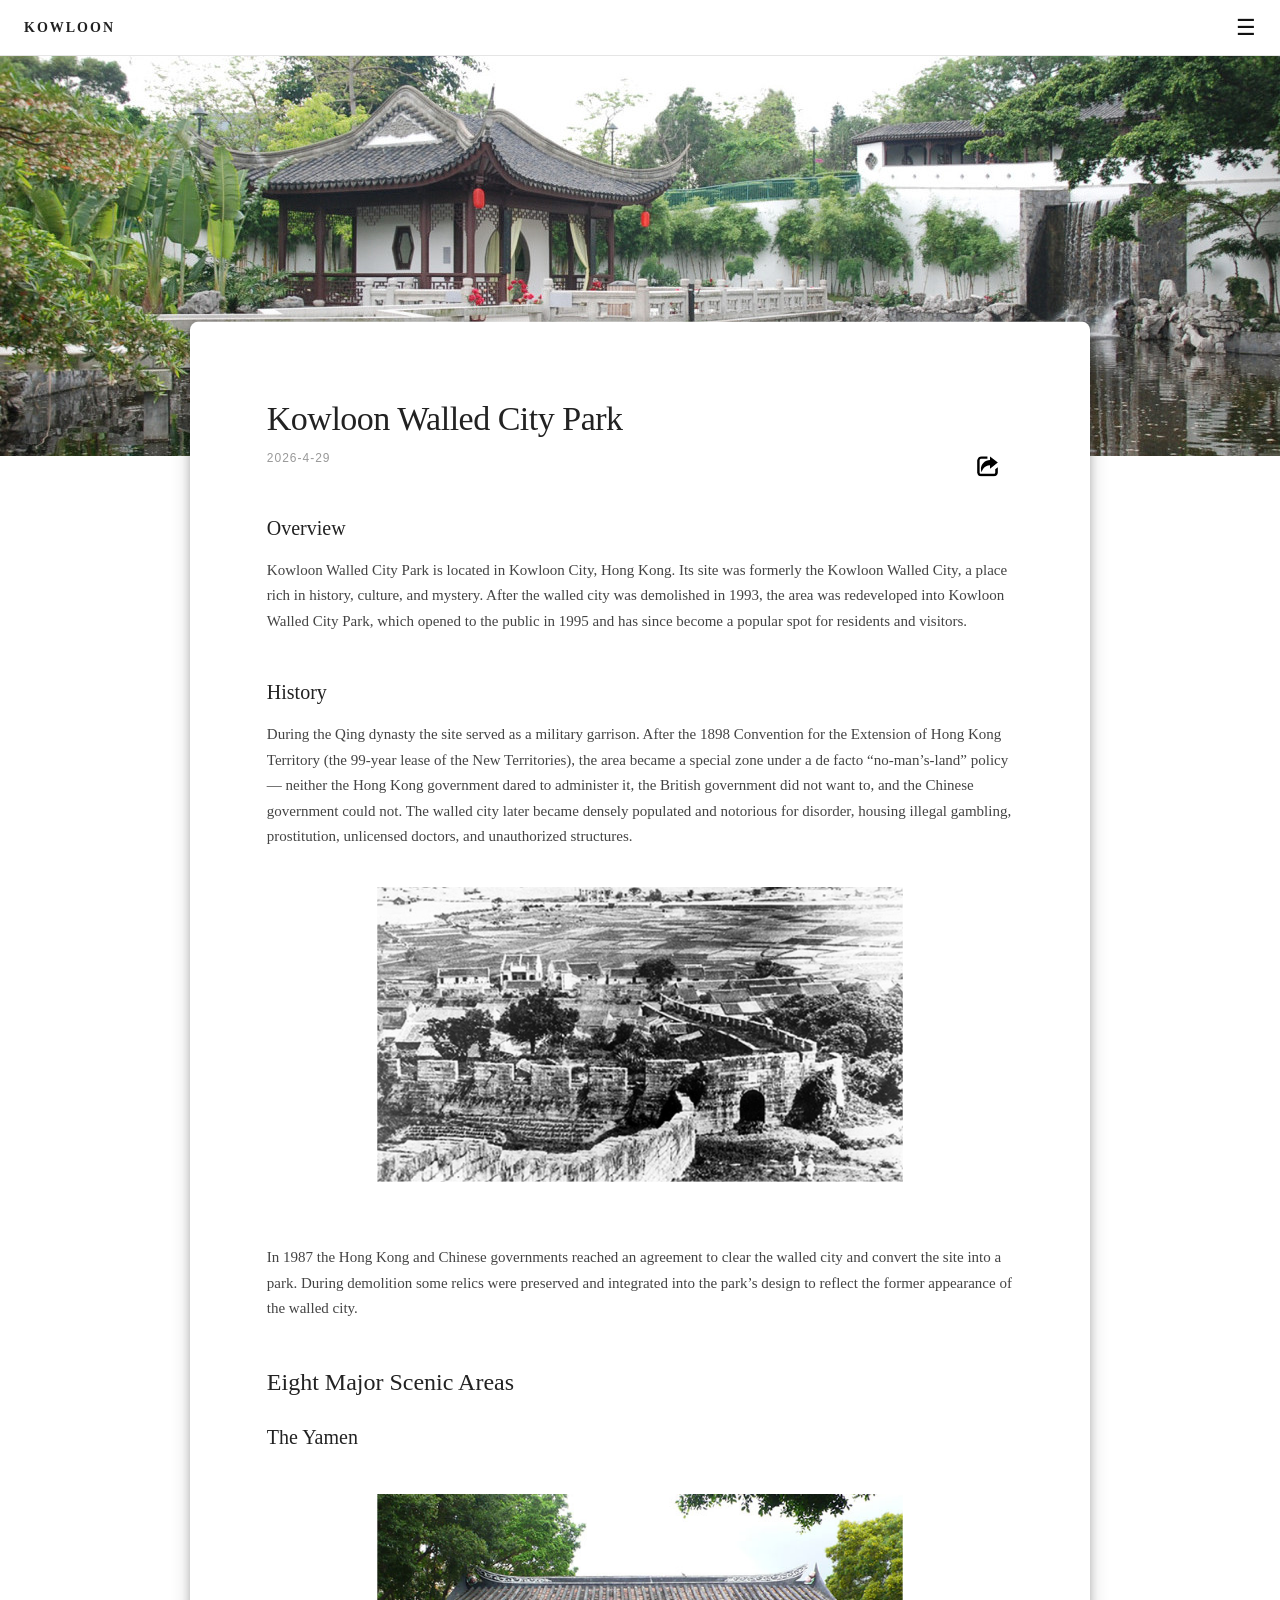
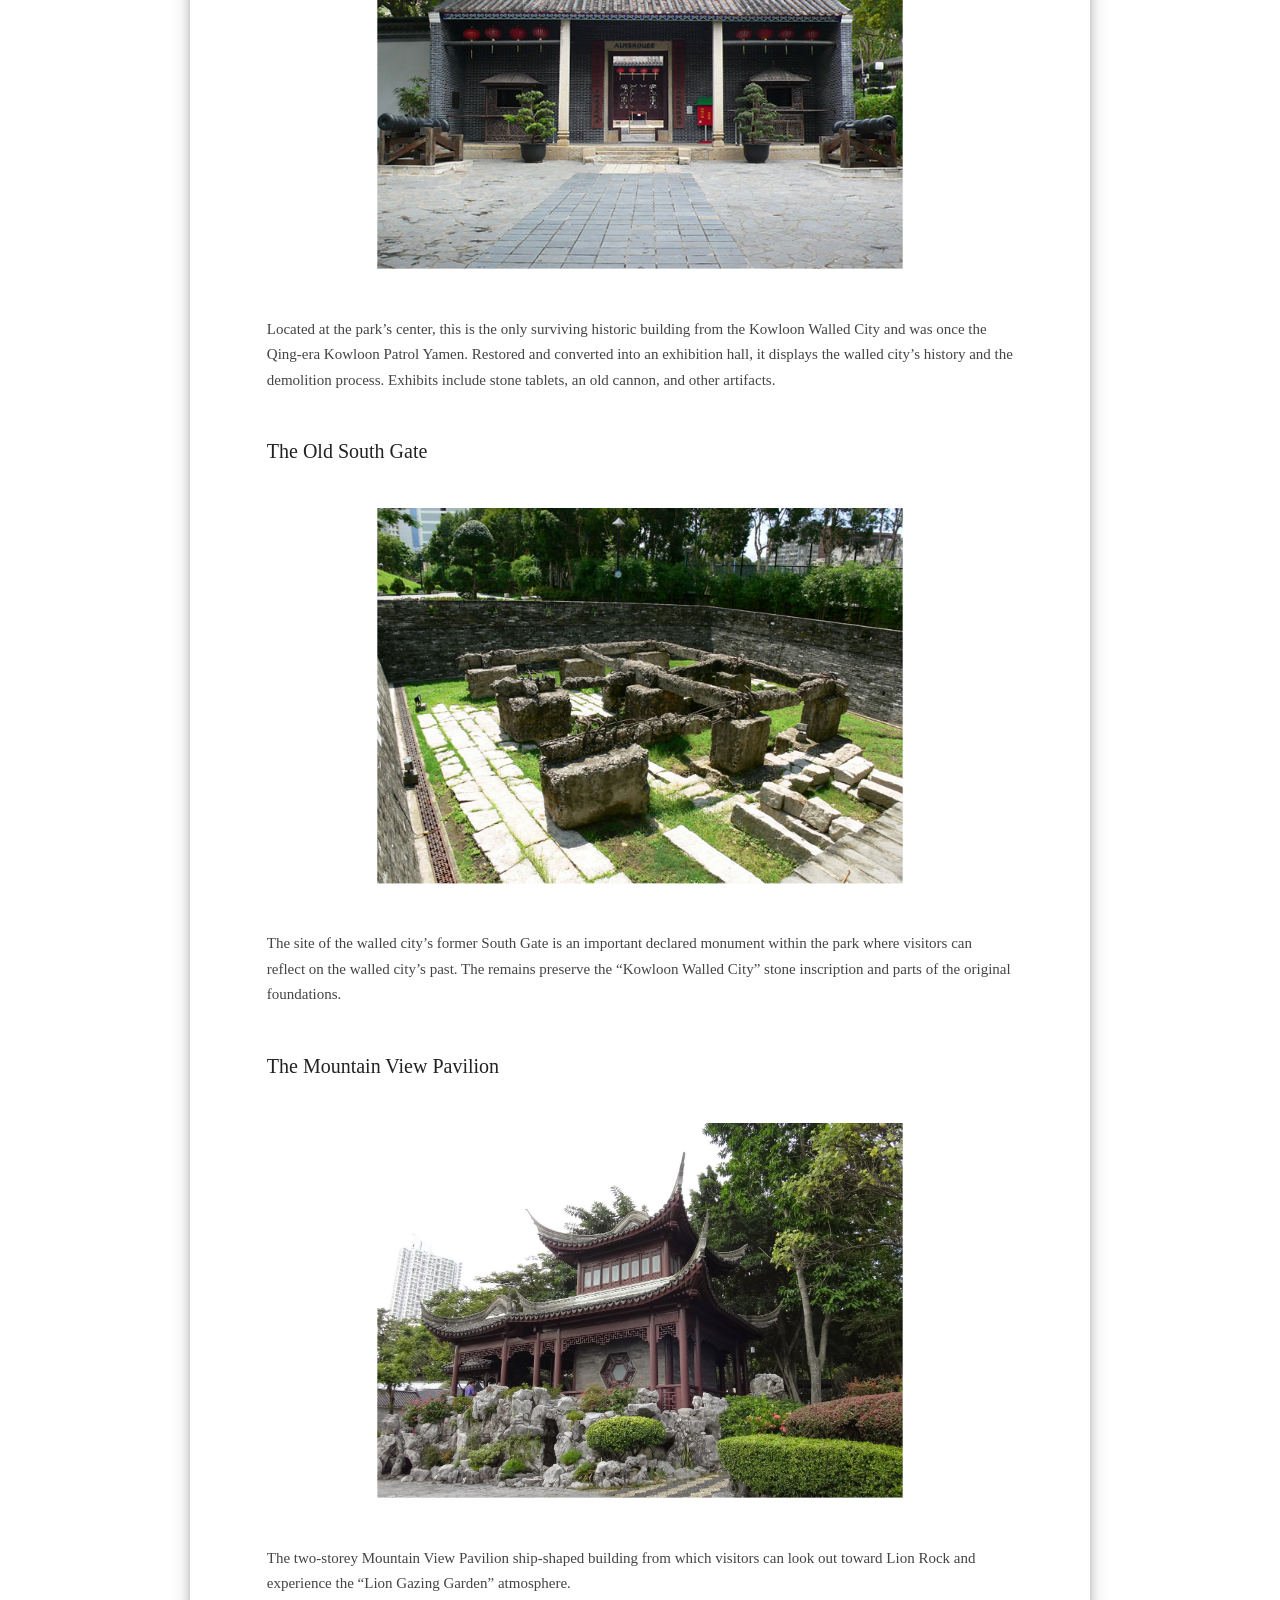
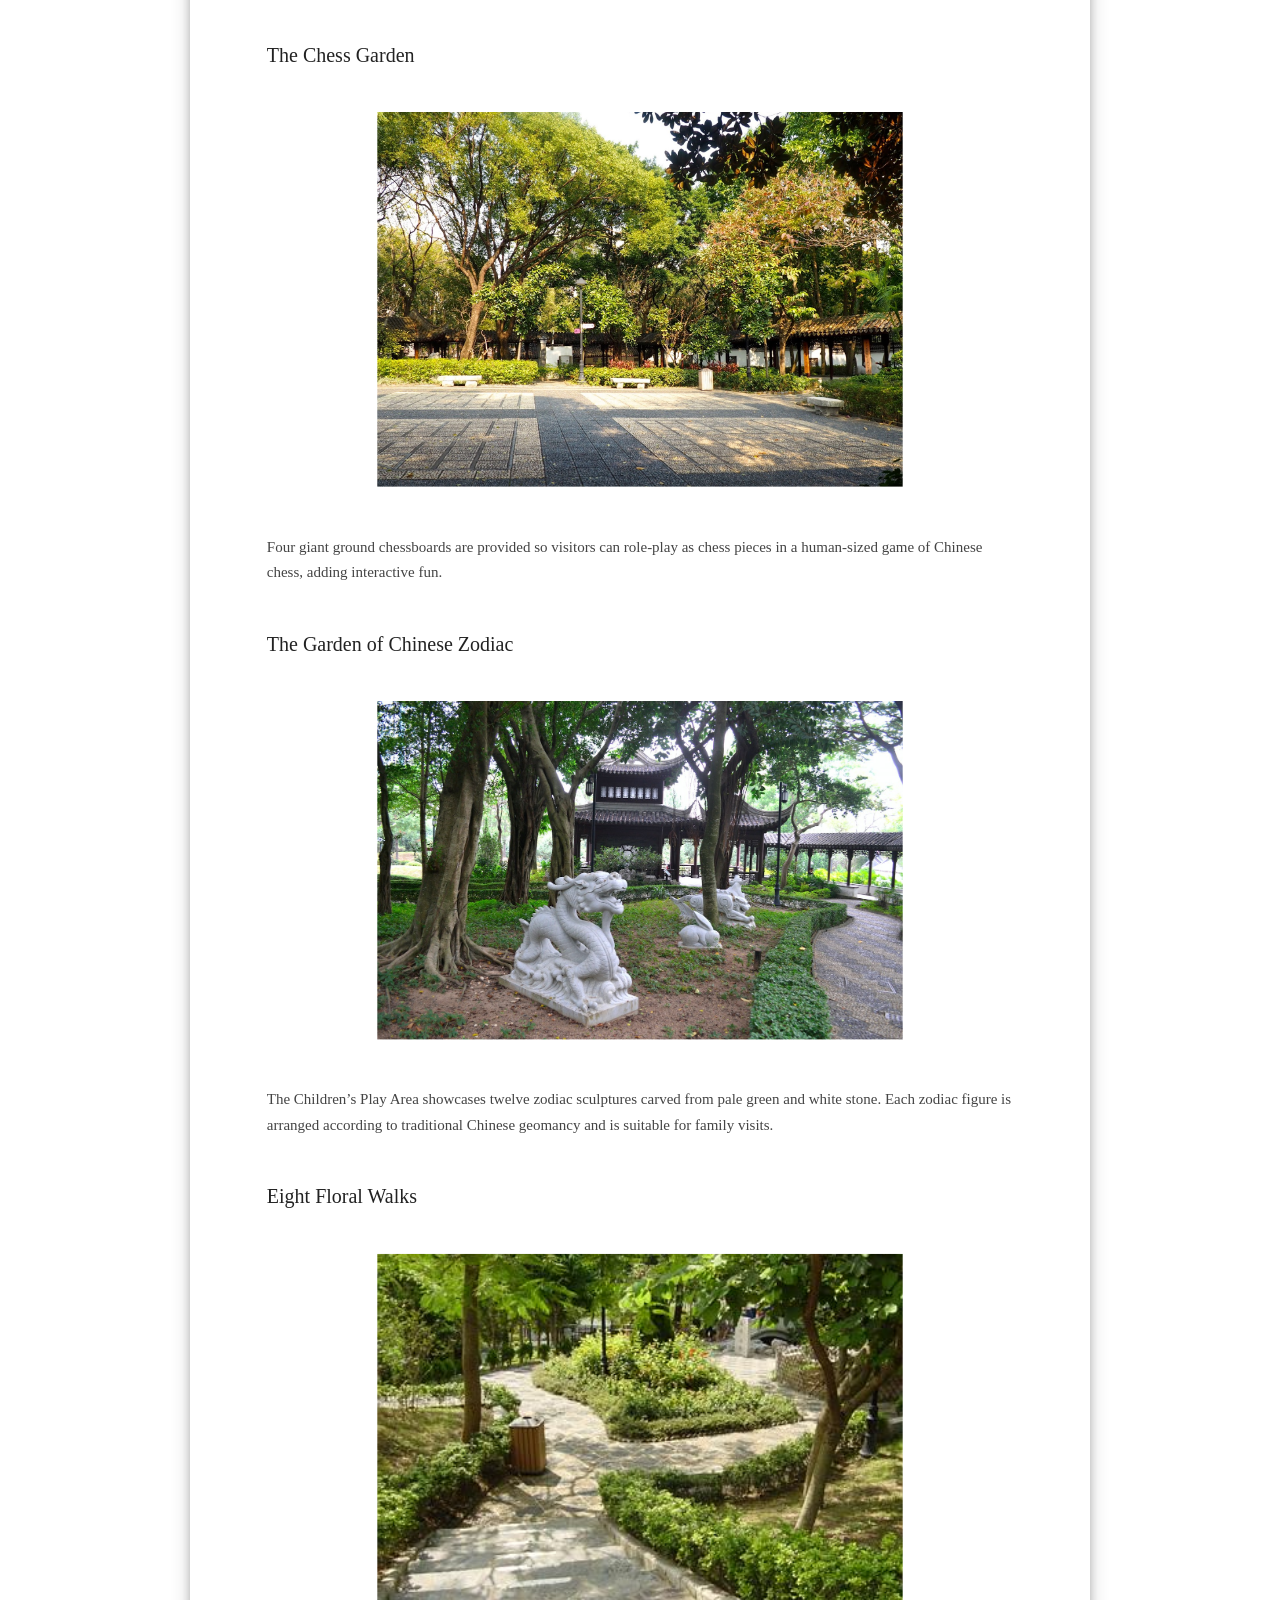
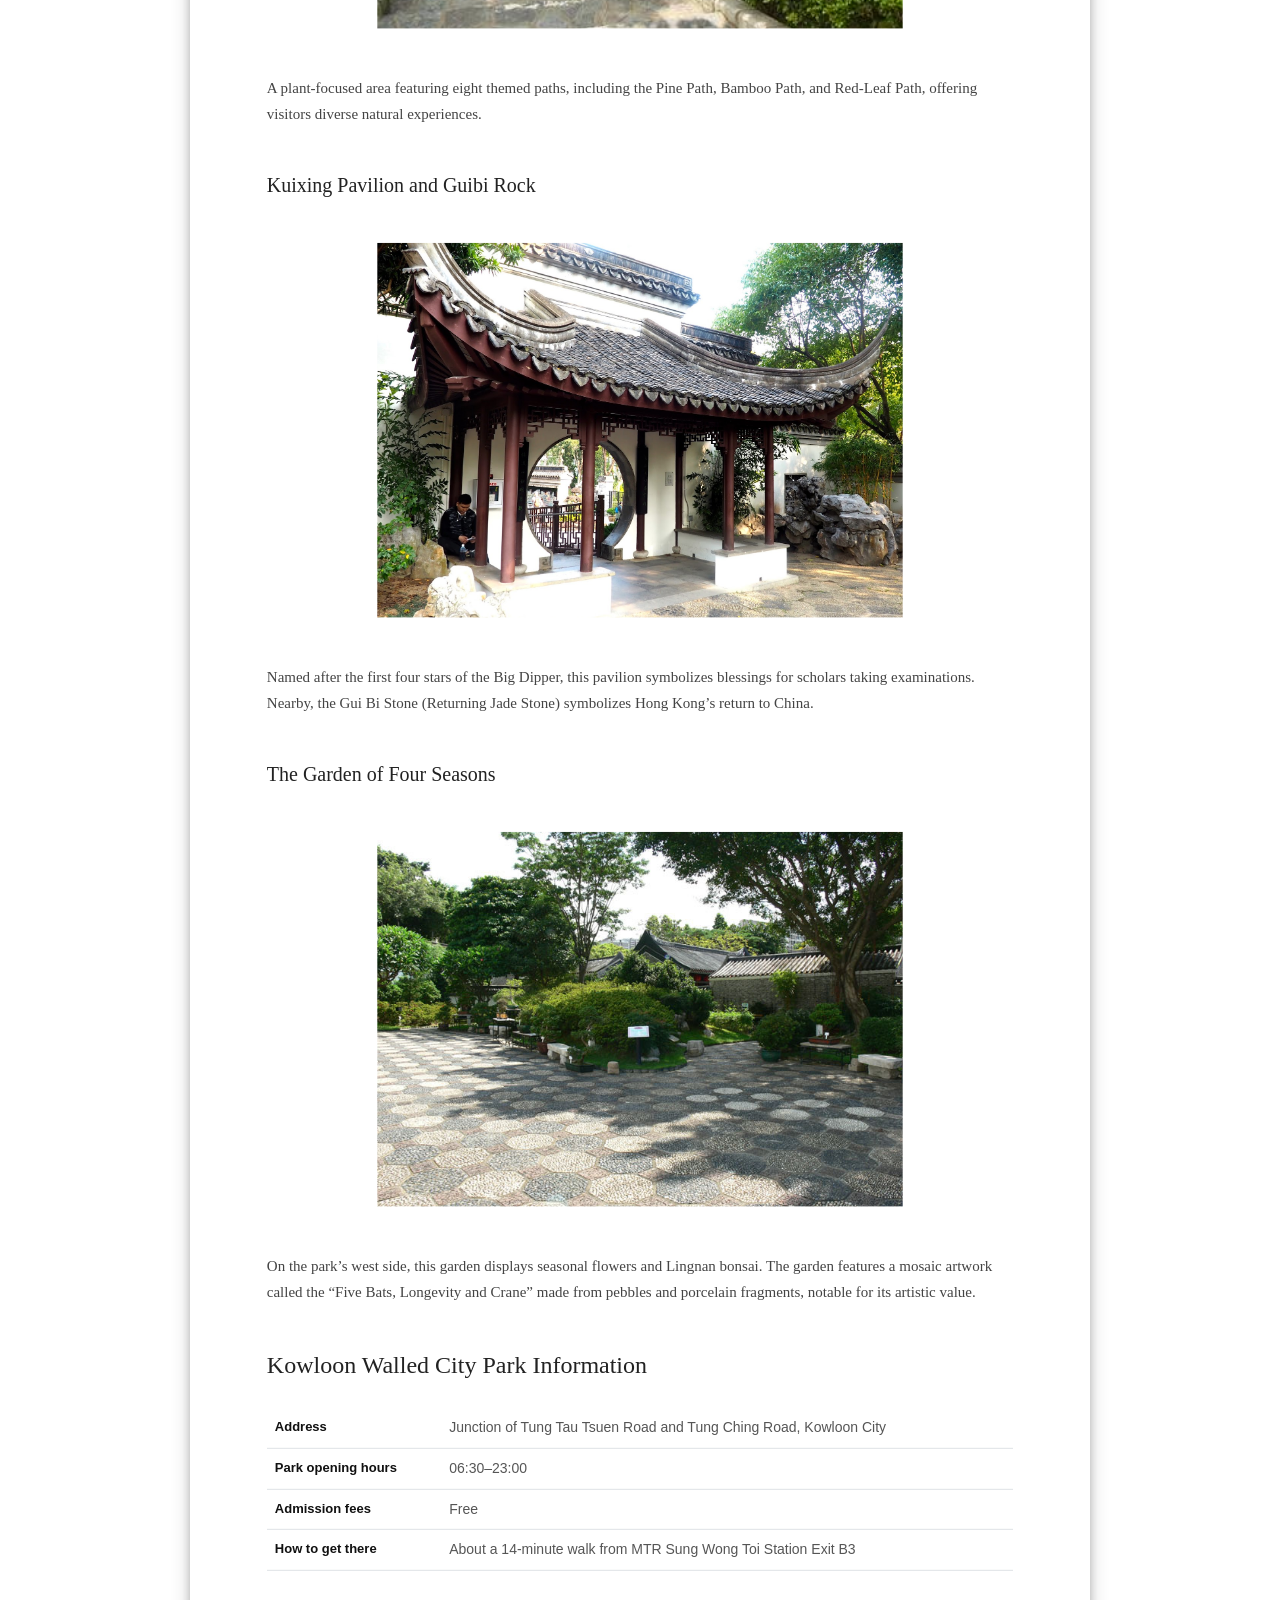
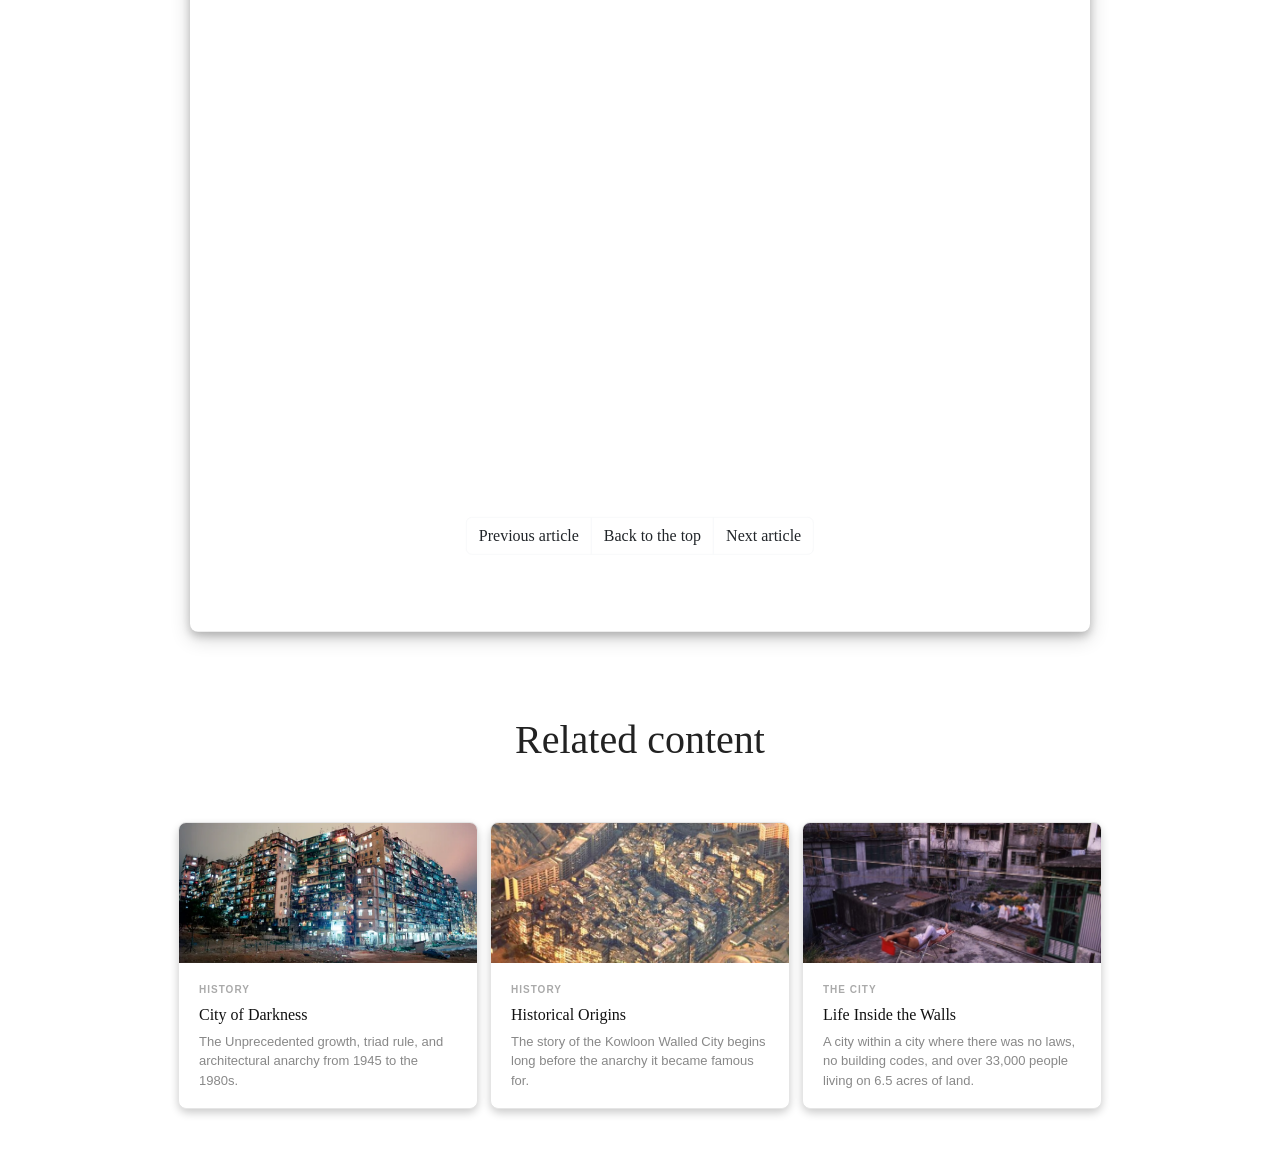
<file: group_project/Kowloon-Park.html>
<!DOCTYPE html>
<html lang="en">

<head>
    <meta charset="UTF-8">
    <meta name="viewport" content="width=device-width, initial-scale=1.0">
    <title>kwcity</title>
    <link href="https://cdn.jsdelivr.net/npm/bootstrap@5.3.3/dist/css/bootstrap.min.css" rel="stylesheet">
    <!-- My own CSS style, put all your customize CSS inside -->

    <link href="./css/article.css" rel="stylesheet" type="text/css">
    <script src="https://cdn.jsdelivr.net/npm/bootstrap@5.3.3/dist/js/bootstrap.bundle.min.js"></script>
    <script type="module" src="jojo.js"></script>


</head>


<body>

    <div class="container-fluid no_padding page" id="Park">


        <div class="header" id="header">

            <span style="font-family:'Times New Roman', Times, serif; 
        font-size:14px; 
        font-weight:bold; 
        letter-spacing:2px; 
        text-transform:uppercase;">
                Kowloon
            </span>


            <!-- Offcanvas Sidebar -->
            <div class="offcanvas offcanvas-start" id="demo">
                <div class="offcanvas-header">
                    <h1 class="offcanvas-title">
                        <span style="font-family:'Times New Roman', Times, serif; 
                            font-size:14px; 
                            font-weight:bold; 
                            letter-spacing:2px; 
                            text-transform:uppercase;">
                            Kowloon:
                        </span>
                        Beyond the myth:The Walled City of Kowloon
                    </h1>
                    <div class="subtitle">Walled City Project</div>
                    <button type="button" class="btn-close text-reset" data-bs-dismiss="offcanvas"></button>
                </div>

                <div class="offcanvas-body">
                    <a href="../index">Home</a>
                </div>

                <div class="offcanvas-body">
                    <p>Introduction</p>
                    <a href="../index#page-objective">About this Website</a>
                </div>

                <div class="offcanvas-body">
                    <p>history</p>

                    <a href="../index#page-origins">Historical Origins</a>
                    <a href="../index#page-anarchy">Rise of Anarchy</a>
                    <a href="../index#page-darkness">City of Darkness</a>
                </div>

                <div class="offcanvas-body">
                    <p>The City</p>

                    <a href="../index#page-life">Life Inside The Walls</a>
                    <a href="../index#page-demolition">Demolition & Legacy</a>
                    <a href="../index#page-today">The Walled City Today</a>
                </div>

                <div class="offcanvas-body">
                    <p>Travel Guide</p>

                    <a href="./Kowloon-Park.html">Kowloon Walled City Park</a>
                    <a href="./Exhibition.html">Kowloon Walled City Exhibition</a>
                    <a href="./food.html">Nearby Food Spots(1)</a>
                    <a href="./food2.html">Nearby Food Spots(2)</a>
                    <a href="./Kowloon City attractions.html">Kowloon City attractions</a>
                    <a href="./Derivative Artworks.html">Derivative Artworks</a>

                </div>

                <div class="offcanvas-body">
                    <p>others</p>

                    <a href="./Contact Us.html">Contact Us</a>
                </div>


                <div class="footer-note">Kowloon Walled City<br>Hong Kong °❀*</div>

            </div>




            <!-- Button to open the offcanvas sidebar -->
            <button class="btn " type="button" data-bs-toggle="offcanvas" data-bs-target="#demo">
                ☰
            </button>

        </div>





        <div class="container-fluid no_padding">
            <img src="./img/park.jpg" alt="photo" class="top-photo" id="top">

        </div>

        <div class="container article">



            <h1>Kowloon Walled City Park</h1>

            <div class="after-h1">

                2026-4-29
                <button type="button" class="btn share-icon" id="copy-link"><img src="./img/share-icon.svg"></button>
            </div>



            <h5>Overview</h5>
            <p>
                Kowloon Walled City Park is located in Kowloon City, Hong Kong. Its site was
                formerly the Kowloon Walled City, a place rich in history, culture, and mystery.
                After the walled city was demolished in 1993, the area was redeveloped into
                Kowloon Walled City Park, which opened to the public in 1995 and has since
                become a popular spot for residents and visitors.
            </p>


            <h5>History</h5>
            <p>
                During the Qing dynasty the site served as a military garrison. After the 1898
                Convention for the Extension of Hong Kong Territory (the 99‑year lease of the
                New Territories), the area became a special zone under a de facto “no‑man’s‑land”
                policy — neither the Hong Kong government dared to administer it, the British
                government did not want to, and the Chinese government could not. The walled
                city later became densely populated and notorious for disorder, housing illegal
                gambling, prostitution, unlicensed doctors, and unauthorized structures.
                <br>
                <img src="./img/01-9.jpg">

                <br>
                In 1987 the Hong Kong and Chinese governments reached an agreement to clear the
                walled city and convert the site into a park. During demolition some relics
                were preserved and integrated into the park’s design to reflect the former
                appearance of the walled city.
            </p>

            <h4>Eight Major Scenic Areas</h4>

            <h5>The Yamen</h5>
            <img src="./img/01-1.jpg">
            <p>
                Located at the park’s center, this is the only surviving historic building
                from the Kowloon Walled City and was once the Qing‑era Kowloon Patrol Yamen.
                Restored and converted into an exhibition hall, it displays the walled city’s
                history and the demolition process. Exhibits include stone tablets, an old
                cannon, and other artifacts.
            </p>

            <h5>The Old South Gate</h5>
            <img src="./img/01-2.jpg">
            <p>
                The site of the walled city’s former South Gate is an important declared
                monument within the park where visitors can reflect on the walled city’s
                past. The remains preserve the “Kowloon Walled City” stone inscription and
                parts of the original foundations.
            </p>

            <h5>The Mountain View Pavilion</h5>
            <img src="./img/01-3.JPG">
            <p>
                The two-storey Mountain View Pavilion ship‑shaped building from which visitors
                can look out toward Lion Rock and experience the “Lion Gazing Garden”
                atmosphere.
            </p>

            <h5>The Chess Garden</h5>
            <img src="./img/01-4.JPG">
            <p>
                Four giant ground chessboards are provided so visitors can role‑play as
                chess pieces in a human‑sized game of Chinese chess, adding interactive fun.
            </p>

            <h5>The Garden of Chinese Zodiac</h5>
            <img src="./img/01-5.jpg">
            <p>
                The Children’s Play Area showcases twelve zodiac sculptures carved from pale
                green and white stone. Each zodiac figure is arranged according to
                traditional Chinese geomancy and is suitable for family visits.
            </p>

            <h5>Eight Floral Walks</h5>
            <img src="./img/01-6.jpg.crdownload">
            <p>
                A plant‑focused area featuring eight themed paths, including the Pine Path,
                Bamboo Path, and Red‑Leaf Path, offering visitors diverse natural experiences.
            </p>

            <h5>Kuixing Pavilion and Guibi Rock</h5>
            <img src="./img/01-72.JPG">
            <p>
                Named after the first four stars of the Big Dipper, this pavilion symbolizes
                blessings for scholars taking examinations. Nearby, the Gui Bi Stone
                (Returning Jade Stone) symbolizes Hong Kong’s return to China.
            </p>

            <h5>The Garden of Four Seasons</h5>
            <img src="./img/01-8.jpg">

            <p>
                On the park’s west side, this garden displays seasonal flowers and Lingnan
                bonsai. The garden features a mosaic artwork called the “Five Bats, Longevity
                and Crane” made from pebbles and porcelain fragments, notable for its
                artistic value.
            </p>

            <h4>Kowloon Walled City Park Information</h4>

            <table class="table">
                <tbody>
                    <tr>
                        <td class="head">Address</td>
                        <td>Junction of Tung Tau Tsuen Road and Tung Ching Road, Kowloon City</td>
                    </tr>
                    <tr>
                        <td class="head">Park opening hours</td>
                        <td>06:30–23:00</td>
                    </tr>
                    <tr>
                        <td class="head">Admission fees</td>
                        <td>Free</td>
                    </tr>
                    <tr>
                        <td class="head">How to get there</td>
                        <td>About a 14‑minute walk from MTR Sung Wong Toi Station Exit B3</td>

                    </tr>
                </tbody>
            </table>

            <!-- google map -->
            <iframe class="google_map"
                src="https://www.google.com/maps/embed?pb=!1m18!1m12!1m3!1d3690.5691248457524!2d114.18775357622054!3d22.332129579663803!2m3!1f0!2f0!3f0!3m2!1i1024!2i768!4f13.1!3m3!1m2!1s0x3404072a1490a96b%3A0x780c2ce4eb360e9e!2z5Lmd6b6N5a-o5Z-O5YWs5ZyS!5e0!3m2!1szh-TW!2shk!4v1777390621464!5m2!1szh-TW!2shk"
                width="600" height="450" style="border:0;" allowfullscreen="" loading="lazy"
                referrerpolicy="no-referrer-when-downgrade">
            </iframe>

            <div class="btn-group">
                <a class="btn btn-outline-light text-dark" href="../index#page-today"> Previous article </a>
                <a class="btn btn-outline-light text-dark" href="#top"> Back to the top</a>
                <a class="btn btn-outline-light text-dark" href="./Exhibition.html"> Next article</a>
            </div>


        </div>

        <div class="container Related-content">
            <h1>Related content</h1>

            <div class="Gallery">

                <a href="../index#page-darkness" class="card-link">
                    <div class="home-card">
                        <img src="../Nice view of the city.png" alt="City at night">
                        <div class="card-body">
                            <div class="card-tag">History</div>
                            <div class="card-title">City of Darkness</div>
                            <div class="card-desc">The Unprecedented growth, triad rule, and architectural anarchy from
                                1945 to the 1980s.</div>
                        </div>
                    </div>
                </a>

                <a href="../index#page-origins" class="card-link">
                    <div class="home-card">
                        <img src="../history old photo.jpg" alt="City at night">
                        <div class="card-body">
                            <div class="card-tag">History</div>
                            <div class="card-title">Historical Origins</div>
                            <div class="card-desc">The story of the Kowloon Walled City begins long before the anarchy
                                it became famous for.</div>
                        </div>
                    </div>
                </a>

                <a href="../index#page-life" class="card-link">
                    <div class="home-card">
                        <img src="../life.jpg" alt="City at night">
                        <div class="card-body">
                            <div class="card-tag">The city</div>
                            <div class="card-title">Life Inside the Walls</div>
                            <div class="card-desc">A city within a city where there was no laws, no building codes, and
                                over 33,000 people living on 6.5 acres of land.</div>
                        </div>
                    </div>
                </a>



            </div>
        </div>




    </div>
</body>
</file>
<file: style2.css>
* {
    margin: 0;
    padding: 0;
    box-sizing: border-box;
}

body {
    font-family: Georgia, 'Times New Roman', serif;
    background: #ffffff;
    color: #222222;
    line-height: 1.7;
}



.layout {
    display: flex;
    min-height: 100vh;
}

/*this would be the side bar section*/
.sidebar {
    width: 250px;
    border-right: 1px solid #e5e5e5;
    padding: 36px 20px;
    flex-shrink: 0;
    position: fixed;
    top: 0;
    left: 0;
    height: 100vh;
    background: #fafafa;
    display: flex;
    flex-direction: column;
    overflow-y: auto;
}

.sidebar .logo {
    font-size: 14px;
    font-weight: bold;
    font-family: sans-serif;
    letter-spacing: 2.5px;
    text-transform: uppercase;
    color: #111;
    margin-bottom: 8px;
}

.sidebar .subtitle {
    font-size: 11px;
    color: #aaa;
    font-family: sans-serif;
    margin-bottom: 36px;
}

.sidebar .nav-group {
    margin-bottom: 24px;
}

.sidebar .nav-label {
    font-size: 10px;
    font-weight: 600;
    text-transform: uppercase;
    letter-spacing: 1.5px;
    color: #bbb;
    font-family: sans-serif;
    padding: 0 14px;
    margin-bottom: 6px;
}

.sidebar nav a {
    display: block;
    padding: 8px 14px;
    margin-bottom: 2px;
    border-radius: 6px;
    cursor: pointer;
    color: #666;
    font-size: 13px;
    font-family: sans-serif;
    text-decoration: none;
    transition: all 0.15s;
}

.sidebar nav a:hover {
    background: #eee;
    color: #111;
}

.sidebar nav a.active {
    background: #111;
    color: #fff;
}

.sidebar .footer-note {
    margin-top: auto;
    font-size: 11px;
    color: #ccc;
    font-family: sans-serif;
    padding-top: 24px;
    border-top: 1px solid #e5e5e5;
}

/*main contenst*/
.main {
    flex: 1;
    margin-left: 250px;
    padding: 60px 72px;
    max-width: 880px;
}

/*the pages (my friend helped out here-*/
.page {
    display: none;
}

.page.active {
    display: block;
}

.page h1 {
    font-size: 34px;
    font-weight: normal;
    margin-bottom: 24px;
    letter-spacing: -0.5px;
}

.page h2 {
    font-size: 20px;
    font-weight: normal;
    margin: 44px 0 14px;
    padding-top: 28px;
    border-top: 1px solid #e5e5e5;
}

.page h3 {
    font-size: 17px;
    font-weight: bold;
    margin: 28px 0 10px;
    font-family: sans-serif;
}

.page p {
    font-size: 15px;
    color: #444;
    margin-bottom: 18px;
}

.page ul {
    margin: 12px 0 20px 20px;
}

.page ul li {
    font-size: 15px;
    color: #444;
    margin-bottom: 8px;
}

.page ul li strong {
    color: #111;
}

/*images or photos to make it look neat*/
.photo {
    margin: 28px 0;
}

.photo img {
    width: 100%;
    border-radius: 6px;
    display: block;
}

.photo .caption {
    font-size: 12px;
    color: #999;
    margin-top: 8px;
    font-family: sans-serif;
}

/*hightlight box settins*/
.highlight-box {
    background: #f7f7f7;
    border-left: 3px solid #111;
    padding: 20px 24px;
    margin: 24px 0;
    border-radius: 0 6px 6px 0;
}

.highlight-box p {
    font-size: 15px;
    color: #333;
    margin-bottom: 0;
}

/*columns*/
.two-col {
    display: grid;
    grid-template-columns: 1fr 1fr;
    gap: 24px;
    margin: 24px 0;
}

.col-box {
    background: #f9f9f9;
    border: 1px solid #e5e5e5;
    border-radius: 8px;
    padding: 24px;
}

.col-box h3 {
    font-size: 13px;
    font-weight: 700;
    text-transform: uppercase;
    letter-spacing: 1px;
    font-family: sans-serif;
    color: #111;
    margin: 0 0 12px 0;
}

.col-box p {
    font-size: 14px;
    color: #555;
    margin: 0;
}

/* ===== TIMELINE ===== */
.timeline {
    margin: 24px 0;
    padding-left: 24px;
    border-left: 2px solid #ddd;
}

.timeline-item {
    padding: 0 0 24px 20px;
    position: relative;
}

.timeline-item:last-child {
    padding-bottom: 0;
}

.timeline-item::before {
    content: '';
    width: 10px;
    height: 10px;
    background: #111;
    border-radius: 50%;
    position: absolute;
    left: -27px;
    top: 6px;
}

.timeline-item .year {
    font-size: 13px;
    font-weight: 700;
    font-family: sans-serif;
    color: #111;
    margin-bottom: 4px;
}

.timeline-item .desc {
    font-size: 14px;
    color: #555;
    font-family: sans-serif;
}

/*homepagee stylles*/
.home-hero {
    margin-bottom: 48px;
}

.home-hero .eyebrow {
    font-size: 10px;
    font-weight: 600;
    text-transform: uppercase;
    letter-spacing: 2px;
    color: #aaa;
    font-family: sans-serif;
    margin-bottom: 16px;
}

.home-hero h1 {
    font-size: 42px;
    font-weight: normal;
    line-height: 1.2;
    margin-bottom: 20px;
    letter-spacing: -0.5px;
}

.home-hero p {
    font-size: 16px;
    color: #555;
    max-width: 560px;
    line-height: 1.8;
}

.home-stats {
    display: grid;
    grid-template-columns: repeat(4, 1fr);
    gap: 16px;
    margin: 40px 0 48px;
}

.home-stat {
    border: 1px solid #e5e5e5;
    border-radius: 8px;
    padding: 20px;
}

.home-stat .number {
    font-size: 28px;
    font-weight: normal;
    font-family: Georgia, serif;
    color: #111;
    margin-bottom: 4px;
}

.home-stat .label {
    font-size: 11px;
    color: #999;
    font-family: sans-serif;
    text-transform: uppercase;
    letter-spacing: 0.5px;
}

.home-section-title {
    font-size: 10px;
    font-weight: 600;
    text-transform: uppercase;
    letter-spacing: 2px;
    color: #bbb;
    font-family: sans-serif;
    margin-bottom: 20px;
}

.home-cards {
    display: grid;
    grid-template-columns: 1fr 1fr;
    gap: 16px;
    margin-bottom: 48px;
}

.home-card {
    border: 1px solid #e5e5e5;
    border-radius: 8px;
    overflow: hidden;
    cursor: pointer;
    transition: all 0.2s;
}

.home-card:hover {
    border-color: #ccc;
    box-shadow: 0 2px 12px rgba(0, 0, 0, 0.06);
}

.home-card img {
    width: 100%;
    height: 140px;
    object-fit: cover;
    display: block;
}

.home-card .card-body {
    padding: 18px 20px;
}

.home-card .card-tag {
    font-size: 10px;
    font-weight: 600;
    text-transform: uppercase;
    letter-spacing: 1px;
    color: #aaa;
    font-family: sans-serif;
    margin-bottom: 6px;
}

.home-card .card-title {
    font-size: 16px;
    font-weight: normal;
    font-family: Georgia, serif;
    color: #111;
    margin-bottom: 6px;
    line-height: 1.4;
}

.home-card .card-desc {
    font-size: 13px;
    color: #888;
    font-family: sans-serif;
    line-height: 1.5;
}

.home-card-full {
    border: 1px solid #e5e5e5;
    border-radius: 8px;
    padding: 28px;
    margin-bottom: 48px;
}

.home-card-full .card-title {
    font-size: 18px;
    font-weight: normal;
    font-family: Georgia, serif;
    color: #111;
    margin-bottom: 12px;
}

.home-card-full p {
    font-size: 14px;
    color: #666;
    margin-bottom: 0;
}

/*timeline or timexonesss i think*/

.home-timeline-mini {
    margin-bottom: 48px;
}

.home-timeline-mini .tl-row {
    display: flex;
    align-items: flex-start;
    padding: 14px 0;
    border-bottom: 1px solid #f0f0f0;
}

.home-timeline-mini .tl-row:last-child {
    border-bottom: none;
}

.home-timeline-mini .tl-year {
    font-size: 13px;
    font-weight: 700;
    font-family: sans-serif;
    color: #111;
    width: 90px;
    flex-shrink: 0;
}

.home-timeline-mini .tl-text {
    font-size: 14px;
    color: #555;
    font-family: sans-serif;
}

.home-explore-grid {
    display: grid;
    grid-template-columns: repeat(3, 1fr);
    gap: 16px;
    margin-bottom: 48px;
}

.home-explore-item {
    border: 1px solid #e5e5e5;
    border-radius: 8px;
    padding: 22px 20px;
    cursor: pointer;
    transition: all 0.15s;
}

.home-explore-item:hover {
    background: #f7f7f7;
    border-color: #ccc;
}

.home-explore-item .explore-num {
    font-size: 22px;
    font-family: Georgia, serif;
    color: #ddd;
    margin-bottom: 10px;
}

.home-explore-item .explore-title {
    font-size: 14px;
    font-weight: 600;
    font-family: sans-serif;
    color: #111;
    margin-bottom: 4px;
}

.home-explore-item .explore-desc {
    font-size: 12px;
    color: #999;
    font-family: sans-serif;
    line-height: 1.5;
}

.home-quote {
    border-top: 1px solid #e5e5e5;
    border-bottom: 1px solid #e5e5e5;
    padding: 36px 0;
    margin-bottom: 48px;
}

.home-quote blockquote {
    font-size: 18px;
    font-style: italic;
    color: #333;
    line-height: 1.7;
    max-width: 580px;
}

.home-quote .quote-attr {
    font-size: 12px;
    color: #aaa;
    font-family: sans-serif;
    margin-top: 12px;
    font-style: normal;
}

/*Mobile/ might also work on the desktop size as well/ im just trying to figure that out cause my friend help out with this one as well*/
.mobile-header {
    display: none;
    padding: 14px 24px;
    border-bottom: 1px solid #e5e5e5;
    background: #fff;
    position: sticky;
    top: 0;
    z-index: 20;
    justify-content: space-between;
    align-items: center;
}

.mobile-header .hamburger {
    background: none;
    border: none;
    font-size: 22px;
    cursor: pointer;
    color: #a4a4a4;
}

.sidebar-overlay {
    display: none;
    position: fixed;
    inset: 0;
    background: rgba(0, 0, 0, 0.3);
    z-index: 30;
}

@media (max-width: 768px) {
    .mobile-header {
        display: flex;
    }

    .sidebar {
        left: -270px;
        z-index: 40;
        transition: left 0.25s ease;
    }

    .sidebar.open {
        left: 0;
    }

    .sidebar-overlay.open {
        display: block;
    }

    .main {
        margin-left: 0;
        padding: 28px 20px;
    }

    .page h1 {
        font-size: 26px;
    }

    .home-hero h1 {
        font-size: 30px;
    }

    .home-stats {
        grid-template-columns: 1fr 1fr;
    }

    .home-cards {
        grid-template-columns: 1fr;
    }

    .home-explore-grid {
        grid-template-columns: 1fr;
    }

    .two-col {
        grid-template-columns: 1fr;
    }
}

.share-btn {
    width: 100%;
}

.share-icon {
    display: block;
    padding: 8px 14px;
    margin-bottom: 2px;
    border-radius: 6px;
    cursor: pointer;
    color: #666;
    font-size: 13px;
    font-family: sans-serif;
    text-decoration: none;
    transition: all 0.15s;

    background: none;
    border: 1px solid #e5e5e5;
    margin: 0 auto;
}

.share-icon:hover {
    background: #eee;
    color: #111;
}

.share-icon.active {
    background: #111;
    color: #fff;
}
</file>
<file: group_project/css/article.css>
body {
    font-family: Georgia, 'Times New Roman', serif;
    background: #ffffff;
    color: #222222;
    line-height: 1.7;
}


.header {
    display: flex;
    padding: 11px 24px;
    border-bottom: 1px solid #e5e5e5;
    background: #fff;
    position: sticky;
    top: 0;
    z-index: 20;
    justify-content: space-between;
    align-items: center;
}

.header button {
    display: contents;
    background: none;
    border: none;
    font-size: 22px;
    cursor: pointer;
    color: #111;
}

.offcanvas-header {
    display: block;
    padding: 0px;
}

.offcanvas-start {
    width: 250px !important;
    border-right: 1px solid #e5e5e5;
    padding: 36px 20px;
    flex-shrink: 0;
    position: fixed;
    top: 0;
    left: 0;
    height: 100vh;
    background: #fafafa;
    display: flex;
    flex-direction: column;
    overflow-y: auto;
}


.offcanvas-header h1 {
    display: block;
    font-size: 14px !important;
    font-weight: bold !important;
    font-family: sans-serif;
    letter-spacing: 2.5px !important;
    text-transform: uppercase;
    color: #111;
    margin-bottom: 8px !important;

}

.header .subtitle {
    display: block;
    font-size: 11px;
    /* color: #666; */

    color: #aaa;
    font-family: sans-serif;
    margin-bottom: 36px;
}

.offcanvas-body {
    flex-grow: 0;
    padding: 0;
    overflow-y: visible;
}

.header .offcanvas-body a {
    display: block;
    padding: 8px 14px;
    margin-bottom: 2px;
    border-radius: 6px;
    cursor: pointer;
    color: #666;
    font-size: 13px;
    font-family: sans-serif;
    text-decoration: none;
    transition: all 0.15s;
}

.header .offcanvas-body a:hover {
    background: #eee;
    color: #111;
}

.header .offcanvas-body a.active {
    background: #111;
    color: #fff;
}


.header .offcanvas-body p {
    font-size: 10px;
    font-weight: 600;
    text-transform: uppercase;
    letter-spacing: 1.5px;
    color: #bbb;
    font-family: sans-serif;
    padding: 0 14px;
    margin-bottom: 6px;
}

.header .offcanvas-body {
    margin-bottom: 24px;
}

.footer-note {
    margin-top: auto;
    font-size: 11px;
    color: #ccc;
    font-family: sans-serif;
    padding-top: 24px;
    border-top: 1px solid #e5e5e5;
}

.top-photo {
    width: 100%;
    height: 400px;
    object-fit: cover;
}

.article img {

    padding: 5%;

    width: 100%;
    border-radius: 6px;
    display: block;

    max-width: 600px;
    max-height: 450px;
    object-fit: cover;

    position: relative;
    left: 50%;
    transform: translate(-50%, -0%);
}

.no_padding {
    padding: 0%;

}

.after-h1 {
    padding: 0px 0px 30px 0px;
    display: flex;
    font-family: sans-serif;
    font-size: 12px;
    color: #999;
    letter-spacing: 1px;
    text-transform: uppercase;


}

.share-icon {
    width: 50px;
    height: auto;
    margin-left: auto;
}

.article {

    border-radius: 8px;
    background-color: rgb(255, 255, 255);
    box-shadow: 0 4px 8px 0 rgba(0, 0, 0, 0.2), 0 6px 20px 0 rgba(0, 0, 0, 0.19);

    margin: 0%;
    padding: 6%;
    max-width: 900px;
    position: relative;
    left: 50%;
    transform: translate(-50%, -2%);

}

/* .page h1 {
    font-size: 34px;
    font-weight: normal;
    margin-bottom: 24px;
    letter-spacing: -0.5px;
} */

/* .page h2 {
    font-size: 20px;
    font-weight: normal;
    margin: 44px 0 14px;
    padding-top: 28px;
    border-top: 1px solid #e5e5e5;
} */

/* .page h3 {
    font-size: 17px;
    font-weight: bold;
    margin: 28px 0 10px;
    font-family: sans-serif;
} */


.article p {
    font-size: 15px;
    color: #444;
    padding: 10px 0px 30px 0px;

}

.description {
    font-size: 15px;
    color: #444;
    padding: 0px 0px 20px 0px;

}

.article h1 {
    font-size: 34px;
    font-weight: normal;
    /* margin-bottom: 24px; */
    letter-spacing: -0.5px;
}

.article h4 {
    padding: 0px 0px 20px 0px;
}

/* .photo {
    margin: 28px 0;
} */


/* .photo .caption {
    font-size: 12px;
    color: #999;
    margin-top: 8px;
    font-family: sans-serif;
} */
.highlight-box {
    background: #f7f7f7;
    border-left: 3px solid #111;
    padding: 20px 24px;
    margin: 24px 0;
    border-radius: 0 6px 6px 0;

}

.highlight-box a {
    font-size: 15px;
    color: #666;
    margin-bottom: 0;

    /* text-decoration: none; */
    /* color: inherit; */
}

.table {
    margin-bottom: 50px;
}

.table .head {
    font-size: 13px;
    font-weight: 700;
    font-family: sans-serif;
    color: #111;
    margin-bottom: 4px;
}

.table td {
    font-size: 14px;
    color: #555;
    font-family: sans-serif;
}

.google_map {
    /* padding: 5%; */
    max-width: 100%;
    position: relative;
    left: 50%;
    transform: translate(-50%, -0%);
}

.btn-group {
    position: relative;
    left: 50%;
    transform: translate(-50%, -0%);
    padding-top: 5%;

}


/* .nav-label {
    font-size: 10px;
    font-weight: 600;
    text-transform: uppercase;
    letter-spacing: 1.5px;
    color: #bbb;
    font-family: sans-serif;
    padding: 0 14px;
    margin-bottom: 6px;
} */

nav a {
    padding: 8px 14px;
    margin-bottom: 2px;
    border-radius: 6px;
    cursor: pointer;
    color: #666;
    font-size: 13px;
    font-family: sans-serif;
    text-decoration: none;
    transition: all 0.15s;
}

.btn-group a:hover {
    background: #eee;
    color: #111;
}

nav a.active {
    background: #111;
    color: #fff;
}

.Related-content {
    padding-bottom: 50px;
}

.Related-content h1 {
    text-align: center;
    position: relative;
    top: -50px;
}

.Gallery {
    display: grid;
    grid-template-columns: repeat(auto-fit, 300px);

    justify-content: center;
    flex-wrap: wrap;
    gap: 12px;


}


.card-link {
    display: block;
    text-decoration: none;
    color: inherit;

    box-shadow: 0 4px 8px 0 rgba(0, 0, 0, 0.2);
    border-radius: 10px;

}

/* .card-body {
    height: 80px;
} */

/* .card-img-top {
    display: block;
    width: 100%;
    height: 160px;
    object-fit: cover;
} */

.home-cards {
    display: grid;
    grid-template-columns: 1fr 1fr;
    gap: 16px;
    margin-bottom: 48px;
}

.home-card {
    border: 1px solid #e5e5e5;
    border-radius: 8px;
    overflow: hidden;
    cursor: pointer;
    transition: all 0.2s;
}

.home-card:hover {
    border-color: #ccc;
    box-shadow: 0 2px 12px rgba(0, 0, 0, 0.06);
}

.home-card img {
    width: 100%;
    height: 140px;
    object-fit: cover;
    display: block;
}

.home-card .card-body {
    padding: 18px 20px;
}

.home-card .card-tag {
    font-size: 10px;
    font-weight: 600;
    text-transform: uppercase;
    letter-spacing: 1px;
    color: #aaa;
    font-family: sans-serif;
    margin-bottom: 6px;
}

.home-card .card-title {
    font-size: 16px;
    font-weight: normal;
    font-family: Georgia, serif;
    color: #111;
    margin-bottom: 6px;
    line-height: 1.4;
}

.home-card .card-desc {
    font-size: 13px;
    color: #888;
    font-family: sans-serif;
    line-height: 1.5;
}

.home-card-full {
    border: 1px solid #e5e5e5;
    border-radius: 8px;
    padding: 28px;
    margin-bottom: 48px;
}

.home-card-full .card-title {
    font-size: 18px;
    font-weight: normal;
    font-family: Georgia, serif;
    color: #111;
    margin-bottom: 12px;
}

.home-card-full p {
    font-size: 14px;
    color: #666;
    margin-bottom: 0;
}
</file>
